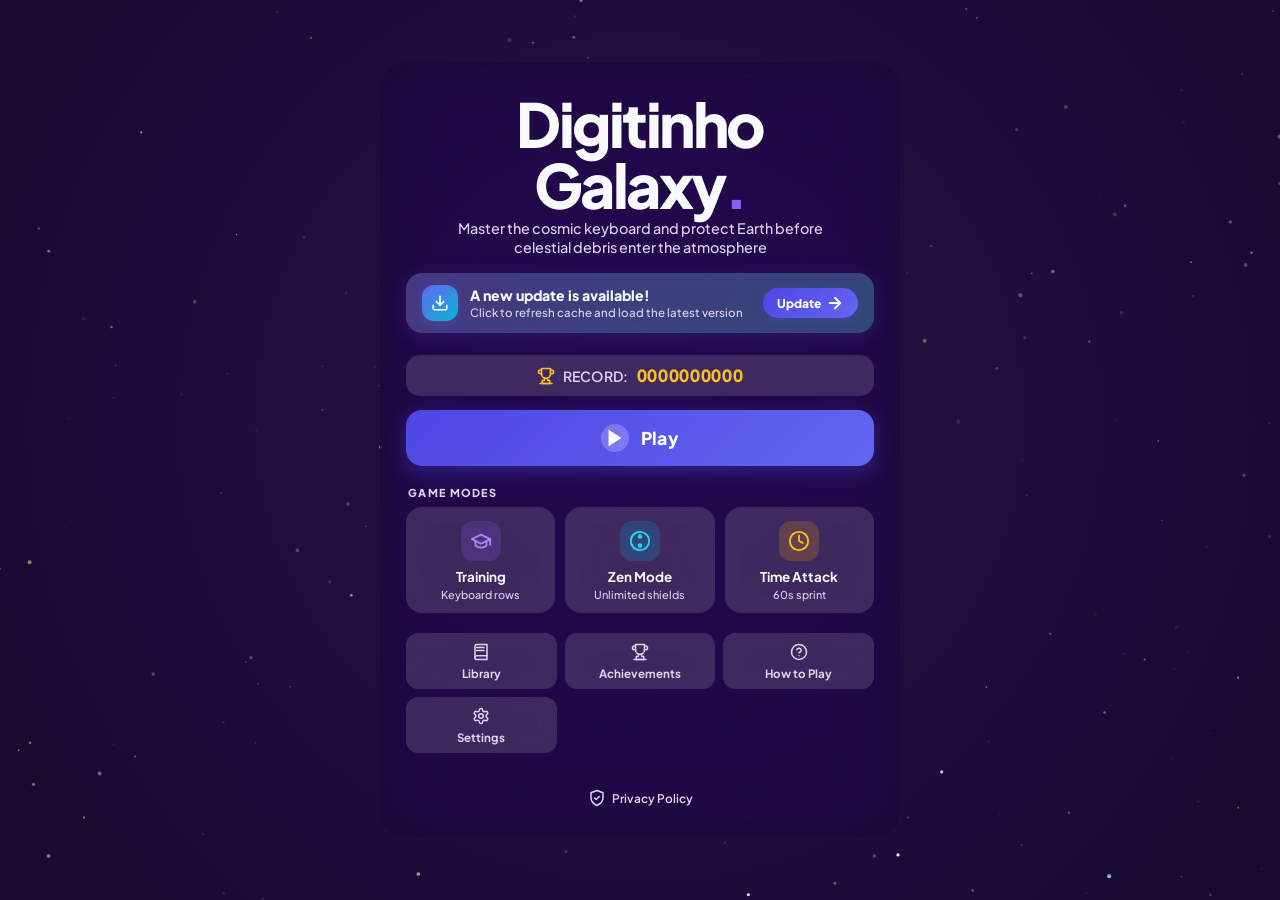
<file: index.html>
<!DOCTYPE html>
<html lang="en">

<head>
  <meta charset="UTF-8" />
  <meta name="viewport" content="width=device-width, initial-scale=1.0" />
  <title>Digitinho Galaxy — Space Typing Game</title>
  <meta name="description"
    content="Digitinho Galaxy: an arcade typing game set in outer space. Cosmic vocabulary, event horizon black hole, and alien invader boss battles!" />
  <link rel="icon" type="image/svg+xml"
    href="data:image/svg+xml,%3Csvg xmlns='http://www.w3.org/2000/svg' viewBox='0 0 32 32'%3E%3Cdefs%3E%3ClinearGradient id='g' x1='0%25' y1='0%25' x2='100%25' y2='100%25'%3E%3Cstop offset='0%25' stop-color='%236366F1'/%3E%3Cstop offset='100%25' stop-color='%2306B6D4'/%3E%3C/linearGradient%3E%3C/defs%3E%3Crect width='32' height='32' rx='8' fill='url(%23g)'/%3E%3Ctext x='15' y='22' font-family='sans-serif' font-weight='900' font-size='19' fill='%23FFFFFF' text-anchor='middle'%3ED%3C/text%3E%3Ccircle cx='23' cy='21' r='2.5' fill='%23FBBF24'/%3E%3C/svg%3E" />
  <link rel="preconnect" href="https://fonts.googleapis.com" />
  <link rel="preconnect" href="https://fonts.gstatic.com" crossorigin />
  <link
    href="https://fonts.googleapis.com/css2?family=Inter:wght@400;500;600;700;800&family=Plus+Jakarta+Sans:wght@500;600;700;800&display=swap"
    rel="stylesheet" />
  <link rel="stylesheet" href="./css/variables.css?v=1.9" />
  <link rel="stylesheet" href="./css/components.css?v=1.21.3" />
  <link rel="stylesheet" href="./css/layout.css?v=1.21.5" />
  <link rel="stylesheet" href="./css/gameplay.css?v=1.19.1" />
  <link rel="stylesheet" href="./css/modals.css?v=1.23" />
  <link rel="stylesheet" href="./css/responsive.css?v=1.10.1" />
</head>

<body>
  <!-- Ambient Saturated Canvas (vibrant ambient landscape, mesh orbs & topography) -->
  <canvas id="ambient-canvas" aria-hidden="true"></canvas>

  <!-- ===== APP INITIALIZATION LOADING SCREEN ===== -->
  <div id="app-loading-screen" role="status" aria-live="polite">
    <div class="loading-content-box">
      <div class="loading-brand-logo"><span class="logo-main">Digitinho Galaxy</span><span class="logo-dot">.</span>
      </div>
      <svg class="loading-spinner-svg" viewBox="0 0 40 40" aria-hidden="true">
        <circle cx="20" cy="20" r="16" fill="none" stroke="rgba(255,255,255,0.12)" stroke-width="3"></circle>
        <circle cx="20" cy="20" r="16" fill="none" stroke="url(#spinner-gradient)" stroke-width="3"
          stroke-dasharray="75 100" stroke-linecap="round"></circle>
        <defs>
          <linearGradient id="spinner-gradient" x1="0%" y1="0%" x2="100%" y2="100%">
            <stop offset="0%" stop-color="#6366F1" />
            <stop offset="100%" stop-color="#38BDF8" />
          </linearGradient>
        </defs>
      </svg>
      <div id="loading-status-text" class="loading-status-text" data-i18n="app_loading">Loading runic data...</div>
    </div>
  </div>

  <!-- ===== START SCREEN ===== -->
  <div id="screen-start" class="screen active">
    <div id="bg-deco" aria-hidden="true"></div>
    <div class="start-wrap">

      <!-- Brand Header -->
      <div class="start-brand">
        <div class="start-logo"><span class="logo-main">Digitinho Galaxy</span><span class="logo-dot">.</span></div>
        <p class="start-sub" data-i18n="app_subtitle">Master the cosmic keyboard and protect Earth from falling celestial debris</p>
      </div>

      <!-- Dynamic Update Available Banner / Button (Hidden by default) -->
      <button id="btn-update-available" class="btn-update-available hidden" onclick="applyAppUpdate()" type="button"
        aria-live="polite">
        <div class="update-btn-left">
          <span class="update-icon-wrap" aria-hidden="true">
            <svg class="btn-svg-icon update-svg-icon" width="20" height="20" viewBox="0 0 24 24" fill="none"
              stroke="currentColor" stroke-width="2.2" stroke-linecap="round" stroke-linejoin="round">
              <path d="M21 15v4a2 2 0 0 1-2 2H5a2 2 0 0 1-2-2v-4" />
              <polyline points="7 10 12 15 17 10" />
              <line x1="12" y1="15" x2="12" y2="3" />
            </svg>
          </span>
          <div class="update-text-col">
            <span class="update-btn-title" data-i18n="update_available_title">Uma nova atualização disponível!</span>
            <span class="update-btn-sub" id="update-btn-version-desc" data-i18n="update_available_sub">Clique para
              atualizar o cache e carregar a versão mais recente</span>
          </div>
        </div>
        <div class="update-btn-action-badge">
          <span class="update-action-label" data-i18n="update_btn_action">Atualizar</span>
          <svg class="btn-svg-icon" width="13" height="13" viewBox="0 0 24 24" fill="none" stroke="currentColor"
            stroke-width="2.4" stroke-linecap="round" stroke-linejoin="round">
            <path d="M5 12h14M12 5l7 7-7 7" />
          </svg>
        </div>
      </button>

      <!-- Arcade High Score Banner -->
      <div id="start-record-banner" class="start-record-banner" title="Record">
        <svg class="record-svg-icon" width="18" height="18" viewBox="0 0 24 24" fill="none" stroke="currentColor"
          stroke-width="2.2" stroke-linecap="round" stroke-linejoin="round">
          <path d="M6 9H4.5a2.5 2.5 0 0 1 0-5H6" />
          <path d="M18 9h1.5a2.5 2.5 0 0 0 0-5H18" />
          <path d="M4 22h16" />
          <path d="M10 14.66V17c0 .55-.45 1-1 1H7v4h10v-4h-2c-.55 0-1-.45-1-1v-2.34" />
          <path d="M18 2H6v7a6 6 0 0 0 12 0V2Z" />
        </svg>
        <span class="start-record-label" data-i18n="start_record_label">RECORDE:</span>
        <span id="start-record-val" class="start-record-val">0000000000</span>
      </div>

      <!-- Hero Start Action -->
      <div class="start-hero-action">
        <button id="btn-start" class="hero-start-btn" onclick="startGame('classic')">
          <span class="hero-play-icon">
            <svg width="22" height="22" viewBox="0 0 24 24" fill="currentColor">
              <polygon points="5 3 19 12 5 21 5 3" />
            </svg>
          </span>
          <span class="hero-start-text" id="hero-start-text" data-i18n="btn_start">Jogar</span>
        </button>
      </div>

      <!-- Game Modes Bento Grid -->
      <div class="start-modes-section">
        <div class="start-section-tag" data-i18n="start_game_modes">GAME MODES</div>
        <div class="start-modes-grid">

          <button id="btn-training" class="mode-card" onclick="openTrainingModal()">
            <div class="mode-card-icon mode-icon-purple">
              <svg width="22" height="22" viewBox="0 0 24 24" fill="none" stroke="currentColor" stroke-width="2"
                stroke-linecap="round" stroke-linejoin="round">
                <path d="M22 10v6M2 10l10-5 10 5-10 5z" />
                <path d="M6 12v5c3 3 9 3 12 0v-5" />
              </svg>
            </div>
            <div class="mode-card-info">
              <span class="mode-card-title" data-i18n="btn_training_short">Training</span>
              <span class="mode-card-desc" data-i18n="btn_training_desc">Keyboard rows</span>
            </div>
          </button>

          <button class="mode-card" onclick="startGame('zen')">
            <div class="mode-card-icon mode-icon-cyan">
              <svg width="22" height="22" viewBox="0 0 24 24" fill="none" stroke="currentColor" stroke-width="2"
                stroke-linecap="round" stroke-linejoin="round">
                <circle cx="12" cy="12" r="10" />
                <path d="M12 2a10 10 0 0 0 0 20" />
                <circle cx="12" cy="7" r="1.5" fill="currentColor" />
                <circle cx="12" cy="17" r="1.5" fill="currentColor" />
              </svg>
            </div>
            <div class="mode-card-info">
              <span class="mode-card-title" data-i18n="btn_zen_short">Zen Mode</span>
              <span class="mode-card-desc" data-i18n="btn_zen_desc">Unlimited shields</span>
            </div>
          </button>

          <button class="mode-card" onclick="startGame('timeattack')">
            <div class="mode-card-icon mode-icon-amber">
              <svg width="22" height="22" viewBox="0 0 24 24" fill="none" stroke="currentColor" stroke-width="2"
                stroke-linecap="round" stroke-linejoin="round">
                <circle cx="12" cy="12" r="10" />
                <polyline points="12 6 12 12 16 14" />
              </svg>
            </div>
            <div class="mode-card-info">
              <span class="mode-card-title" data-i18n="btn_timeattack_short">Time Attack</span>
              <span class="mode-card-desc" data-i18n="btn_timeattack_desc">60s sprint</span>
            </div>
          </button>

        </div>
      </div>

      <!-- Quick Tools System Bar -->
      <div class="start-system-bar">
        <button class="system-bar-btn" onclick="showBiblioteca()" title="Library">
          <svg class="btn-svg-icon" width="18" height="18" viewBox="0 0 24 24" fill="none" stroke="currentColor"
            stroke-width="2" stroke-linecap="round" stroke-linejoin="round">
            <path d="M4 19.5v-15A2.5 2.5 0 0 1 6.5 2H20v20H6.5a2.5 2.5 0 0 1-2.5-2.5Z" />
            <path d="M6 6h10" />
            <path d="M6 10h10" />
            <path d="M4 19.5a2.5 2.5 0 0 1 2.5-2.5H20" />
          </svg>
          <span data-i18n="btn_library">Library</span>
        </button>

        <button class="system-bar-btn" onclick="showConquistas()" title="Achievements">
          <svg class="btn-svg-icon" width="18" height="18" viewBox="0 0 24 24" fill="none" stroke="currentColor"
            stroke-width="2" stroke-linecap="round" stroke-linejoin="round">
            <path d="M6 9H4.5a2.5 2.5 0 0 1 0-5H6" />
            <path d="M18 9h1.5a2.5 2.5 0 0 0 0-5H18" />
            <path d="M4 22h16" />
            <path d="M10 14.66V17c0 .55-.45 1-1 1H7v4h10v-4h-2c-.55 0-1-.45-1-1v-2.34" />
            <path d="M18 2H6v7a6 6 0 0 0 12 0V2Z" />
          </svg>
          <span data-i18n="btn_achievements">Achievements</span>
        </button>

        <button class="system-bar-btn" onclick="openRulesModal()" title="How to Play">
          <svg class="btn-svg-icon" width="18" height="18" viewBox="0 0 24 24" fill="none" stroke="currentColor"
            stroke-width="2" stroke-linecap="round" stroke-linejoin="round">
            <circle cx="12" cy="12" r="10" />
            <path d="M9.09 9a3 3 0 0 1 5.83 1c0 2-3 3-3 3" />
            <line x1="12" y1="17" x2="12.01" y2="17" />
          </svg>
          <span data-i18n="btn_rules">How to Play</span>
        </button>

        <button class="system-bar-btn" onclick="openSettings(true)" title="Settings">
          <svg class="btn-svg-icon" width="18" height="18" viewBox="0 0 24 24" fill="none" stroke="currentColor"
            stroke-width="2" stroke-linecap="round" stroke-linejoin="round">
            <path
              d="M12.22 2h-.44a2 2 0 0 0-2 2v.18a2 2 0 0 1-1 1.73l-.43.25a2 2 0 0 1-2 0l-.15-.08a2 2 0 0 0-2.73.73l-.22.38a2 2 0 0 0 .73 2.73l.15.1a2 2 0 0 1 1 1.72v.51a2 2 0 0 1-1 1.74l-.15.09a2 2 0 0 0-.73 2.73l.22.38a2 2 0 0 0 2.73.73l.15-.08a2 2 0 0 1 2 0l.43.25a2 2 0 0 1 1 1.73V20a2 2 0 0 0 2 2h.44a2 2 0 0 0 2-2v-.18a2 2 0 0 1 1-1.73l.43-.25a2 2 0 0 1 2 0l.15.08a2 2 0 0 0 2.73-.73l.22-.39a2 2 0 0 0-.73-2.73l-.15-.08a2 2 0 0 1-1-1.74v-.5a2 2 0 0 1 1-1.74l.15-.09a2 2 0 0 0 .73-2.73l-.22-.38a2 2 0 0 0-2.73-.73l-.15.08a2 2 0 0 1-2 0l-.43-.25a2 2 0 0 1-1-1.73V4a2 2 0 0 0-2-2z" />
            <circle cx="12" cy="12" r="3" />
          </svg>
          <span data-i18n="btn_settings">Settings</span>
        </button>
      </div>

      <!-- Start Screen Subtle Footer Links -->
      <div class="start-footer-links">
        <button class="start-footer-link-btn" onclick="openPrivacyModal()" type="button" title="Privacy Policy">
          <svg class="btn-svg-icon" width="13" height="13" viewBox="0 0 24 24" fill="none" stroke="currentColor"
            stroke-width="2" stroke-linecap="round" stroke-linejoin="round">
            <path d="M12 22s8-4 8-10V5l-8-3-8 3v7c0 6 8 10 8 10z" />
            <path d="m9 12 2 2 4-4" />
          </svg>
          <span data-i18n="footer_privacy">Privacy Policy</span>
        </button>
      </div>

    </div>
  </div>

  <!-- ===== GAME SCREEN ===== -->
  <div id="screen-game" class="screen">

    <!-- HUD (Centered Phase & Progress Bar, aligned to game column) -->
    <div id="hud">
      <!-- Mobile Quick Stats: Coins & Score (Left) + Lives (Right) -->
      <div id="hud-mobile-stats" class="hud-mobile-stats">
        <div class="hms-left-group">
          <div class="hms-item hms-score" title="Total Score">
            <svg class="hms-svg" width="13" height="13" viewBox="0 0 24 24" fill="none" stroke="currentColor"
              stroke-width="2" stroke-linecap="round" stroke-linejoin="round">
              <path d="M6 9H4.5a2.5 2.5 0 0 1 0-5H6" />
              <path d="M18 9h1.5a2.5 2.5 0 0 0 0-5H18" />
              <path d="M4 22h16" />
              <path d="M10 14.66V17c0 .55-.47.98-.97 1.21C7.85 18.75 7 20.24 7 22" />
              <path d="M14 14.66V17c0 .55.47.98.97 1.21C16.15 18.75 17 20.24 17 22" />
              <path d="M18 2H6v7a6 6 0 0 0 12 0V2z" />
            </svg>
            <span id="hms-score-val" class="hms-val">0</span>
          </div>
          <div class="hms-item hms-coins" title="Coins">
            <svg class="hms-svg" width="13" height="13" viewBox="0 0 24 24" fill="none" stroke="currentColor"
              stroke-width="2.2" stroke-linecap="round" stroke-linejoin="round" style="color:#FBBF24">
              <circle cx="12" cy="12" r="9" />
              <circle cx="12" cy="12" r="5" />
              <path d="M12 9v6" />
            </svg>
            <span id="hms-coins-val" class="hms-val text-amber">0</span>
          </div>
        </div>
        <div id="hud-mobile-lives" class="hud-mobile-lives"></div>
      </div>

      <div class="hud-center-block">
        <div class="phase-tag"><span id="hud-level-tag-label" data-i18n="hud_level">LEVEL</span> <span
            id="phase-num">1</span></div>
        <div id="progress-wrap">
          <div id="progress-fill"></div>
        </div>
        <div class="hud-progress-info">
          <span id="progress-text"></span>
          <span id="zen-fixed-badge" class="zen-fixed-badge hidden" data-i18n="hud_zen_badge">Zen Mode: unlimited shields</span>
        </div>
      </div>
    </div>

    <!-- Layout: Left | Game Column | Right -->
    <div id="layout">

      <!-- LEFT SIDEBAR: Unified Stats Dashboard -->
      <div id="side-left">
        <div class="side-card side-card-stats">
          <div class="side-card-title-row">
            <span class="side-title" data-i18n="hud_performance">PANEL</span>
            <span class="speed-badge" id="speed-display">1.0×</span>
          </div>

          <!-- ESCUDOS DA TERRA EM DESTAQUE -->
          <div class="stat-hero-lives">
            <div class="stat-hero-header">
              <span class="stat-hero-lbl" id="hud-lives-lbl" data-i18n="hud_shields">SHIELDS</span>
              <span class="stat-lives-count" id="lives-count-text">3 / 3</span>
            </div>
            <div id="lives-row" class="stat-hero-hearts stat-hero-shields"></div>
          </div>

          <!-- PONTUAÇÃO TOTAL EM DESTAQUE (10 CASAS) -->
          <div class="stat-hero-score">
            <div class="stat-hero-header">
              <span class="stat-hero-lbl" data-i18n="hud_total_score">TOTAL SCORE</span>
              <span class="stat-hero-icon">
                <svg width="18" height="18" viewBox="0 0 24 24" fill="none" stroke="currentColor" stroke-width="2"
                  stroke-linecap="round" stroke-linejoin="round">
                  <path d="M6 9H4.5a2.5 2.5 0 0 1 0-5H6" />
                  <path d="M18 9h1.5a2.5 2.5 0 0 0 0-5H18" />
                  <path d="M4 22h16" />
                  <path d="M10 14.66V17c0 .55-.47.98-.97 1.21C7.85 18.75 7 20.24 7 22" />
                  <path d="M14 14.66V17c0 .55.47.98.97 1.21C16.15 18.75 17 20.24 17 22" />
                  <path d="M18 2H6v7a6 6 0 0 0 12 0V2z" />
                </svg>
              </span>
            </div>
            <div class="stat-hero-val-wrap">
              <span class="stat-hero-val" id="hud-total">0000000000</span>
            </div>
          </div>

          <!-- MOEDAS DO JOGADOR EM DESTAQUE -->
          <div class="stat-hero-coins">
            <div class="stat-hero-header">
              <span class="stat-hero-lbl" data-i18n="hud_coins">COINS</span>
              <span class="stat-hero-icon" style="color:#FBBF24">
                <svg width="18" height="18" viewBox="0 0 24 24" fill="none" stroke="currentColor" stroke-width="2.2"
                  stroke-linecap="round" stroke-linejoin="round">
                  <circle cx="12" cy="12" r="9" />
                  <circle cx="12" cy="12" r="5" />
                  <path d="M12 9v6" />
                </svg>
              </span>
            </div>
            <div class="stat-hero-val-wrap">
              <span class="stat-hero-val text-amber" id="hud-coins" style="color:#FBBF24">0</span>
            </div>
          </div>

          <!-- ACERTOS E ERROS -->
          <div class="stats-unified-grid">
            <div class="stat-box">
              <span class="stat-box-lbl" data-i18n="hud_hits">HITS</span>
              <span class="stat-box-val text-green" id="hits-display">0</span>
            </div>
            <div class="stat-box">
              <span class="stat-box-lbl" data-i18n="hud_errors">ERRORS</span>
              <span class="stat-box-val text-rose" id="errors-display">0</span>
            </div>
          </div>

          <!-- PERFORMANCE: PPM / PRECISÃO / COMBO -->
          <div class="stats-perf-grid">
            <div class="stat-mini-box" title="Words Per Minute in real time">
              <span class="smb-lbl" data-i18n="hud_wpm">WPM</span>
              <span class="smb-val text-sky" id="wpm-display">0</span>
            </div>
            <div class="stat-mini-box" title="Typing Accuracy Rate">
              <span class="smb-lbl" data-i18n="hud_accuracy">ACCURACY</span>
              <span class="smb-val text-emerald" id="accuracy-display">0%</span>
            </div>
            <div class="stat-mini-box" title="Consecutive Streak">
              <span class="smb-lbl" data-i18n="hud_combo">COMBO</span>
              <span class="smb-val text-amber" id="combo-display">0×</span>
            </div>
          </div>
        </div>

        <div class="side-card flex-grow">
          <div class="side-card-header">
            <span class="side-title" data-i18n="hud_discovered_words">DISCOVERED WORDS</span>
            <button class="btn-link" onclick="showBiblioteca()" data-i18n="hud_view_all">View all</button>
          </div>
          <div id="words-list"></div>
        </div>
      </div>

      <!-- Game column (Tetris-style) -->
      <div id="game-column">
        <div id="game-area">
          <!-- Alien Space Invader (Título no topo, ícone pixel art ao centro e 3 corações abaixo) -->
          <div id="alien-space-invader" class="alien-space-invader hidden" aria-hidden="true">
            <div id="alien-space-title" class="alien-space-title">Alien Invader</div>
            <div class="alien-space-craft">
              <div id="alien-space-sprite" class="alien-space-sprite"></div>
            </div>
            <div id="alien-space-hearts" class="alien-space-hearts" aria-label="Boss HP"></div>
          </div>
          <!-- Canvas para destroços cósmicos e partículas de explosão caindo até o final da tela -->
          <canvas id="debris-canvas" class="debris-canvas" aria-hidden="true"></canvas>
          <!-- Horizontal Black Hole Accretion Vortex (Event Horizon Mouth) -->
          <!-- Planet Earth Horizon Defense Rim (Protects Earth from celestial debris) -->
          <div id="earth-horizon" class="earth-horizon" aria-hidden="true">
            <div class="earth-atmosphere-glow" aria-hidden="true"></div>
            <!-- Concentric Planetary Defense Shield Line (Concentric circular arc with pulsing glow) -->
            <div id="earth-shield-barrier" class="earth-shield-barrier" aria-hidden="true">
              <svg class="earth-shield-svg" viewBox="0 0 820 820" preserveAspectRatio="xMidYMid meet">
                <circle class="earth-shield-glow" cx="410" cy="410" r="408" />
                <circle class="earth-shield-path" cx="410" cy="410" r="408" />
              </svg>
            </div>
            <div class="earth-horizon-wrap" aria-hidden="true">
              <div class="earth-globe-sphere" id="earth-globe-sphere">
                <img class="earth-globe-img" src="./assets/earth_pixel_globe.webp?v=1.20.1" alt="Planet Earth Horizon" loading="eager" />
              </div>
            </div>
            <div class="earth-impact-shield" aria-hidden="true"></div>
          </div>
          <div id="feedback-msg"></div>
        </div>

        <!-- Barra Rápida de Habilidades no Tabuleiro (Mobile Quick-Cast Bar) -->
        <div id="mobile-skills-bar" class="mobile-skills-bar hidden" aria-label="Mobile Skills">
          <div id="mobile-skills-list" class="mobile-skills-list"></div>
        </div>

        <!-- Upcoming items queue -->
        <div id="queue-bar">
          <div class="queue-label-wrap">
            <span class="queue-label" data-i18n="hud_upcoming">UPCOMING</span>
          </div>
          <div id="queue-items"></div>
        </div>

        <!-- Guia Visual de Dedos (Mini mapa sutil de digitação) -->
        <div id="finger-guide" class="finger-guide hidden">
          <div class="fg-hands-container">
            <svg class="fg-hand-svg fg-hand-l" viewBox="0 0 92 84" aria-label="Left Hand">
              <path class="fg-palm"
                d="M 10 50 C 9 60, 14 74, 22 78 C 32 80, 46 80, 54 78 C 63 74, 70 65, 70 58 C 70 52, 66 48, 62 46 L 14 46 C 12 48, 10 50, 10 50 Z" />
              <rect id="fg-finger-l-pinky" class="fg-finger" x="10" y="26" width="10" height="34" rx="5" />
              <rect id="fg-finger-l-ring" class="fg-finger" x="23" y="14" width="10" height="46" rx="5" />
              <rect id="fg-finger-l-middle" class="fg-finger" x="36" y="8" width="10" height="52" rx="5" />
              <rect id="fg-finger-l-index" class="fg-finger" x="49" y="14" width="10" height="46" rx="5" />
              <rect id="fg-finger-l-thumb" class="fg-finger" x="58" y="44" width="11" height="26" rx="5.5"
                transform="rotate(36 63 57)" />
            </svg>
            <svg class="fg-hand-svg fg-hand-r" viewBox="0 0 92 84" aria-label="Right Hand">
              <g transform="translate(92, 0) scale(-1, 1)">
                <path class="fg-palm"
                  d="M 10 50 C 9 60, 14 74, 22 78 C 32 80, 46 80, 54 78 C 63 74, 70 65, 70 58 C 70 52, 66 48, 62 46 L 14 46 C 12 48, 10 50, 10 50 Z" />
                <rect id="fg-finger-r-pinky" class="fg-finger" x="10" y="26" width="10" height="34" rx="5" />
                <rect id="fg-finger-r-ring" class="fg-finger" x="23" y="14" width="10" height="46" rx="5" />
                <rect id="fg-finger-r-middle" class="fg-finger" x="36" y="8" width="10" height="52" rx="5" />
                <rect id="fg-finger-r-index" class="fg-finger" x="49" y="14" width="10" height="46" rx="5" />
                <rect id="fg-finger-r-thumb" class="fg-finger" x="58" y="44" width="11" height="26" rx="5.5"
                  transform="rotate(36 63 57)" />
              </g>
            </svg>
          </div>
          <div class="fg-info-wrap">
            <div class="fg-key-cap" id="fg-key-cap">-</div>
            <div class="fg-text-wrap">
              <span class="fg-finger-name" id="fg-finger-name" data-i18n="finger_ready">Resting Position</span>
              <span class="fg-hand-sub" id="fg-hand-sub" data-i18n="finger_guide_title">Finger Guide</span>
            </div>
          </div>
        </div>

        <!-- Teclado Virtual On-Screen para Dispositivos Móveis -->
        <div id="virtual-keyboard" class="virtual-keyboard hidden" aria-label="Virtual Keyboard">
          <!-- Linha 1: 10 teclas -->
          <div class="vk-row" data-row="1">
            <button type="button" class="vk-key" data-key="Q">Q</button>
            <button type="button" class="vk-key" data-key="W">W</button>
            <button type="button" class="vk-key" data-key="E">E</button>
            <button type="button" class="vk-key" data-key="R">R</button>
            <button type="button" class="vk-key" data-key="T">T</button>
            <button type="button" class="vk-key" data-key="Y">Y</button>
            <button type="button" class="vk-key" data-key="U">U</button>
            <button type="button" class="vk-key" data-key="I">I</button>
            <button type="button" class="vk-key" data-key="O">O</button>
            <button type="button" class="vk-key" data-key="P">P</button>
          </div>
          <!-- Linha 2: 10 teclas -->
          <div class="vk-row" data-row="2">
            <button type="button" class="vk-key" data-key="A">A</button>
            <button type="button" class="vk-key" data-key="S">S</button>
            <button type="button" class="vk-key" data-key="D">D</button>
            <button type="button" class="vk-key" data-key="F">F</button>
            <button type="button" class="vk-key" data-key="G">G</button>
            <button type="button" class="vk-key" data-key="H">H</button>
            <button type="button" class="vk-key" data-key="J">J</button>
            <button type="button" class="vk-key" data-key="K">K</button>
            <button type="button" class="vk-key" data-key="L">L</button>
            <button type="button" class="vk-key" data-key="Ç">Ç</button>
          </div>
          <!-- Linha 3: 7 teclas + Backspace -->
          <div class="vk-row" data-row="3">
            <button type="button" class="vk-key" data-key="Z">Z</button>
            <button type="button" class="vk-key" data-key="X">X</button>
            <button type="button" class="vk-key" data-key="C">C</button>
            <button type="button" class="vk-key" data-key="V">V</button>
            <button type="button" class="vk-key" data-key="B">B</button>
            <button type="button" class="vk-key" data-key="N">N</button>
            <button type="button" class="vk-key" data-key="M">M</button>
            <button type="button" class="vk-key vk-key-backspace" data-key="BACKSPACE" aria-label="Backspace"
              title="Backspace">
              <svg class="btn-svg-icon" width="18" height="18" viewBox="0 0 24 24" fill="none" stroke="currentColor"
                stroke-width="2" stroke-linecap="round" stroke-linejoin="round">
                <path d="M21 4H8l-7 8 7 8h13a2 2 0 0 0 2-2V6a2 2 0 0 0-2-2z" />
                <line x1="18" y1="9" x2="12" y2="15" />
                <line x1="12" y1="9" x2="18" y2="15" />
              </svg>
            </button>
          </div>
        </div>
      </div>

      <!-- RIGHT SIDEBAR: Run Perks -->
      <div id="side-right">
        <div class="side-card flex-grow">
          <div class="side-title" data-i18n="hud_run_perks">HABILIDADES ATIVAS</div>
          <div id="run-perks-container" class="run-perks-container">
            <div class="empty-hint" data-i18n="hud_perks_empty">Nenhuma habilidade adquirida ainda.<br />Suba de nível
              para desbloquear!</div>
          </div>
        </div>
      </div>

    </div>

    <input id="hidden-input" type="text" autocomplete="off" autocorrect="off" autocapitalize="off" spellcheck="false"
      tabindex="-1" aria-hidden="true" inputmode="none" readonly disabled />

    <!-- Pause overlay (frosted glass over game screen) -->
    <div id="pause-overlay" class="hidden">
      <div class="pause-box">
        <!-- Main Pause Options -->
        <div id="pause-main-view" class="pause-view">
          <div class="pause-icon-badge">
            <svg width="22" height="22" viewBox="0 0 24 24" fill="currentColor">
              <rect x="5" y="4" width="4.5" height="16" rx="1.5" />
              <rect x="14.5" y="4" width="4.5" height="16" rx="1.5" />
            </svg>
          </div>
          <h2 data-i18n="pause_title">Game Paused</h2>

          <div class="pause-actions">
            <button id="btn-pause-resume" class="btn-primary" onclick="togglePause()">
              <svg class="btn-svg-icon" width="18" height="18" viewBox="0 0 24 24" fill="currentColor">
                <path d="M7 4.5v15a1 1 0 0 0 1.54.84l12-7.5a1 1 0 0 0 0-1.68l-12-7.5A1 1 0 0 0 7 4.5z" />
              </svg>
              <span data-i18n="pause_resume">Continuar</span>
            </button>
            <button class="btn-secondary" onclick="showBiblioteca()">
              <svg class="btn-svg-icon" width="18" height="18" viewBox="0 0 24 24" fill="none" stroke="currentColor"
                stroke-width="2" stroke-linecap="round" stroke-linejoin="round">
                <path d="M4 19.5v-15A2.5 2.5 0 0 1 6.5 2H20v20H6.5a2.5 2.5 0 0 1-2.5-2.5Z" />
                <path d="M6 6h10" />
                <path d="M6 10h10" />
                <path d="M4 19.5a2.5 2.5 0 0 1 2.5-2.5H20" />
              </svg>
              <span data-i18n="pause_library">Biblioteca</span>
            </button>
            <button class="btn-secondary" onclick="showConquistas()">
              <svg class="btn-svg-icon" width="18" height="18" viewBox="0 0 24 24" fill="none" stroke="currentColor"
                stroke-width="2" stroke-linecap="round" stroke-linejoin="round">
                <path d="M6 9H4.5a2.5 2.5 0 0 1 0-5H6" />
                <path d="M18 9h1.5a2.5 2.5 0 0 0 0-5H18" />
                <path d="M4 22h16" />
                <path d="M10 14.66V17c0 .55-.45 1-1 1H7v4h10v-4h-2c-.55 0-1-.45-1-1v-2.34" />
                <path d="M18 2H6v7a6 6 0 0 0 12 0V2Z" />
              </svg>
              <span data-i18n="pause_achievements">Conquistas</span>
            </button>
            <button class="btn-secondary" onclick="openSettings()">
              <svg class="btn-svg-icon" width="18" height="18" viewBox="0 0 24 24" fill="none" stroke="currentColor"
                stroke-width="2" stroke-linecap="round" stroke-linejoin="round">
                <path
                  d="M12.22 2h-.44a2 2 0 0 0-2 2v.18a2 2 0 0 1-1 1.73l-.43.25a2 2 0 0 1-2 0l-.15-.08a2 2 0 0 0-2.73.73l-.22.38a2 2 0 0 0 .73 2.73l.15.1a2 2 0 0 1 1 1.72v.51a2 2 0 0 1-1 1.74l-.15.09a2 2 0 0 0-.73 2.73l.22.38a2 2 0 0 0 2.73.73l.15-.08a2 2 0 0 1 2 0l.43.25a2 2 0 0 1 1 1.73V20a2 2 0 0 0 2 2h.44a2 2 0 0 0 2-2v-.18a2 2 0 0 1 1-1.73l.43-.25a2 2 0 0 1 2 0l.15.08a2 2 0 0 0 2.73-.73l.22-.39a2 2 0 0 0-.73-2.73l-.15-.08a2 2 0 0 1-1-1.74v-.5a2 2 0 0 1 1-1.74l.15-.09a2 2 0 0 0 .73-2.73l-.22-.38a2 2 0 0 0-2.73-.73l-.15.08a2 2 0 0 1-2 0l-.43-.25a2 2 0 0 1-1-1.73V4a2 2 0 0 0-2-2z" />
                <circle cx="12" cy="12" r="3" />
              </svg>
              <span data-i18n="pause_settings">Configurações</span>
            </button>
            <button id="btn-pause-back-training" class="btn-secondary hidden" style="display: none;"
              onclick="exitTrainingToMenu()">
              <svg class="btn-svg-icon" width="18" height="18" viewBox="0 0 24 24" fill="none" stroke="currentColor"
                stroke-width="2" stroke-linecap="round" stroke-linejoin="round">
                <path d="M22 10v6M2 10l10-5 10 5-10 5z" />
                <path d="M6 12v5c3 3 9 3 12 0v-5" />
              </svg>
              <span data-i18n="pause_training_menu">Voltar ao Menu de Treino</span>
            </button>
            <button class="btn-secondary" onclick="confirmGoToMainMenu()">
              <svg class="btn-svg-icon" width="18" height="18" viewBox="0 0 24 24" fill="none" stroke="currentColor"
                stroke-width="2" stroke-linecap="round" stroke-linejoin="round">
                <path d="m3 9 9-7 9 7v11a2 2 0 0 1-2 2H5a2 2 0 0 1-2-2z" />
                <polyline points="9 22 9 12 15 12 15 22" />
              </svg>
              <span data-i18n="pause_main_menu">Voltar pro Menu Principal</span>
            </button>
          </div>
        </div>

        <!-- In-game Confirmation Dialog when clicking Return to Main Menu -->
        <div id="pause-confirm-view" class="pause-view hidden">
          <div class="pause-confirm-icon">
            <svg width="24" height="24" viewBox="0 0 24 24" fill="none" stroke="#EF4444" stroke-width="2.2"
              stroke-linecap="round" stroke-linejoin="round">
              <path d="m21.73 18-8-14a2 2 0 0 0-3.48 0l-8 14A2 2 0 0 0 4 21h16a2 2 0 0 0 1.73-3Z" />
              <line x1="12" y1="9" x2="12" y2="13" />
              <line x1="12" y1="17" x2="12.01" y2="17" />
            </svg>
          </div>
          <h2 class="pause-confirm-title" data-i18n="confirm_exit_title">Return to Main Menu?</h2>
          <p class="pause-confirm-desc" data-i18n="confirm_exit_to_menu">Are you sure you want to quit the current game
            and return to the Main Menu? All progress in this phase will be lost.</p>

          <div class="pause-actions">
            <button class="btn-secondary" onclick="cancelExitConfirm()" style="width: 100%;">
              <svg class="btn-svg-icon" width="16" height="16" viewBox="0 0 24 24" fill="currentColor">
                <path d="M7 4.5v15a1 1 0 0 0 1.54.84l12-7.5a1 1 0 0 0 0-1.68l-12-7.5A1 1 0 0 0 7 4.5z" />
              </svg>
              <span data-i18n="confirm_exit_cancel">Continuar Jogando</span>
            </button>
            <button class="btn-danger-confirm" onclick="executeExitToMainMenu()">
              <svg class="btn-svg-icon" width="16" height="16" viewBox="0 0 24 24" fill="none" stroke="currentColor"
                stroke-width="2.2" stroke-linecap="round" stroke-linejoin="round">
                <path d="M9 21H5a2 2 0 0 1-2-2V5a2 2 0 0 1 2-2h4" />
                <polyline points="16 17 21 12 16 7" />
                <line x1="21" y1="12" x2="9" y2="12" />
              </svg>
              <span data-i18n="confirm_exit_confirm">Sim, Voltar ao Menu</span>
            </button>
          </div>
        </div>
      </div>
    </div>

    <!-- Countdown Overlay when resuming from Pause ("3, 2, 1, VAI!") -->
    <div id="countdown-overlay" class="countdown-overlay hidden">
      <div class="countdown-box">
        <span id="countdown-num" class="countdown-num">3</span>
        <span class="countdown-hint" data-i18n="countdown_hint">Get your fingers ready!</span>
      </div>
    </div>

  </div>

  <!-- ===== MODAL: Phase complete ===== -->
  <div id="modal-phase" class="modal hidden">
    <div class="modal-box" id="modal-phase-box">
      <!-- Main Phase Complete View -->
      <div id="phase-main-view">
        <div class="modal-emoji" id="phase-emoji">
          <svg width="32" height="32" viewBox="0 0 24 24" fill="none" stroke="currentColor" stroke-width="1.8"
            stroke-linecap="round" stroke-linejoin="round">
            <circle cx="12" cy="12" r="10" />
            <circle cx="12" cy="12" r="6" />
            <circle cx="12" cy="12" r="2" />
          </svg>
        </div>
        <div id="phase-rank-wrap" class="phase-rank-wrap">
          <span class="phase-rank-label" data-i18n="modal_performance">PERFORMANCE:</span>
          <span id="phase-rank-badge" class="phase-rank-badge rank-s">RANK S</span>
        </div>
        <h2 id="modal-phase-h">Phase 1 Complete!</h2>
        <div class="modal-stats" id="modal-phase-stats"></div>
        <div id="section-words" class="modal-section">
          <div class="modal-section-lbl" data-i18n="modal_unlocked_words">Unlocked words</div>
          <div id="unlocked-words-row"></div>
        </div>
        <div class="modal-phase-actions">
          <button id="btn-next-phase" class="btn-primary" onclick="continueToNextPhase()">
            <span data-i18n="modal_btn_next_phase">Next Phase →</span>
          </button>
          <button id="btn-phase-back-training" class="btn-secondary hidden" style="display: none;"
            onclick="exitTrainingToMenu()">
            <svg class="btn-svg-icon" width="16" height="16" viewBox="0 0 24 24" fill="none" stroke="currentColor"
              stroke-width="2" stroke-linecap="round" stroke-linejoin="round">
              <path d="M22 10v6M2 10l10-5 10 5-10 5z" />
              <path d="M6 12v5c3 3 9 3 12 0v-5" />
            </svg>
            <span data-i18n="modal_btn_back_training">Back to Training Menu</span>
          </button>
        </div>
      </div>

      <!-- Phase Exit Confirmation View (Matches Imagem 3) -->
      <div id="phase-confirm-view" class="pause-view hidden">
        <div class="pause-confirm-icon">
          <svg width="24" height="24" viewBox="0 0 24 24" fill="none" stroke="#EF4444" stroke-width="2.2"
            stroke-linecap="round" stroke-linejoin="round">
            <path d="m21.73 18-8-14a2 2 0 0 0-3.48 0l-8 14A2 2 0 0 0 4 21h16a2 2 0 0 0 1.73-3Z" />
            <line x1="12" y1="9" x2="12" y2="13" />
            <line x1="12" y1="17" x2="12.01" y2="17" />
          </svg>
        </div>
        <h2 class="pause-confirm-title" data-i18n="confirm_exit_title">Return to Main Menu?</h2>
        <p class="pause-confirm-desc" data-i18n="confirm_exit_to_menu">Are you sure you want to quit the current game
          and return to the Main Menu? All progress in this phase will be lost.</p>

        <div class="pause-actions">
          <button class="btn-secondary" onclick="cancelPhaseExitConfirm()" style="width: 100%;">
            <svg class="btn-svg-icon" width="16" height="16" viewBox="0 0 24 24" fill="currentColor">
              <path d="M7 4.5v15a1 1 0 0 0 1.54.84l12-7.5a1 1 0 0 0 0-1.68l-12-7.5A1 1 0 0 0 7 4.5z" />
            </svg>
            <span data-i18n="confirm_exit_cancel">Continuar Jogando</span>
          </button>
          <button class="btn-danger-confirm" onclick="executePhaseExitToMainMenu()">
            <svg class="btn-svg-icon" width="16" height="16" viewBox="0 0 24 24" fill="none" stroke="currentColor"
              stroke-width="2.2" stroke-linecap="round" stroke-linejoin="round">
              <path d="M9 21H5a2 2 0 0 1-2-2V5a2 2 0 0 1 2-2h4" />
              <polyline points="16 17 21 12 16 7" />
              <line x1="21" y1="12" x2="9" y2="12" />
            </svg>
            <span data-i18n="confirm_exit_confirm">Sim, Voltar ao Menu</span>
          </button>
        </div>
      </div>
    </div>
  </div>

  <!-- ===== MODAL: Shop ===== -->
  <div id="modal-shop" class="modal hidden">
    <div class="modal-box modal-shop-box">
      <!-- Main Shop View -->
      <div id="shop-main-view">
        <div class="modal-head-simple">
          <div class="modal-head-icon">
            <svg width="22" height="22" viewBox="0 0 24 24" fill="none" stroke="currentColor" stroke-width="2"
              stroke-linecap="round" stroke-linejoin="round">
              <circle cx="8" cy="21" r="1" />
              <circle cx="19" cy="21" r="1" />
              <path d="M2.05 2.05h2l2.66 12.42a2 2 0 0 0 2 1.58h9.78a2 2 0 0 0 1.95-1.57l1.65-7.43H5.12" />
            </svg>
          </div>
          <div>
            <h2 data-i18n="shop_title">Skill Shop</h2>
            <p class="modal-sub" data-i18n="shop_sub">Upgrade your skills for upcoming phases</p>
          </div>
        </div>
        <div class="shop-balance-card">
          <div id="shop-feedback-msg" class="shop-feedback-msg hidden" aria-live="polite">
            <span class="shop-feedback-icon">
              <svg class="sfb-icon-warn" width="16" height="16" viewBox="0 0 24 24" fill="none" stroke="currentColor"
                stroke-width="2.5" stroke-linecap="round" stroke-linejoin="round">
                <circle cx="12" cy="12" r="10" />
                <line x1="12" y1="8" x2="12" y2="12" />
                <line x1="12" y1="16" x2="12.01" y2="16" />
              </svg>
              <svg class="sfb-icon-success hidden" width="16" height="16" viewBox="0 0 24 24" fill="none"
                stroke="currentColor" stroke-width="2.5" stroke-linecap="round" stroke-linejoin="round">
                <circle cx="12" cy="12" r="10" />
                <polyline points="9 12 12 15 17 9" />
              </svg>
            </span>
            <span class="shop-feedback-text"></span>
          </div>
          <div class="shop-balance-wrap">
            <span class="sbc-lbl" id="shop-balance-lbl" data-i18n="shop_coins"
              style="font-size:0.88rem;color:var(--t2);font-weight:700">Your Coins:</span>
            <span class="sbc-icon" style="color:#FBBF24">
              <svg width="18" height="18" viewBox="0 0 24 24" fill="none" stroke="currentColor" stroke-width="2.5"
                stroke-linecap="round" stroke-linejoin="round">
                <circle cx="12" cy="12" r="9" />
                <circle cx="12" cy="12" r="5" />
                <path d="M12 9v6" />
              </svg>
            </span>
            <strong id="shop-balance" class="sbc-val">0</strong>
          </div>
        </div>
        <div id="shop-items-grid"></div>
        <div class="shop-footer-actions">
          <button id="btn-shop-reroll" class="btn-secondary btn-shop-reroll" onclick="rerollShopItems()">
            <svg class="btn-svg-icon" width="16" height="16" viewBox="0 0 24 24" fill="none" stroke="currentColor"
              stroke-width="2.2" stroke-linecap="round" stroke-linejoin="round">
              <path d="M21.5 2v6h-6M2.5 22v-6h6M2 11.5a10 10 0 0 1 18.8-4.3M22 12.5a10 10 0 0 1-18.8 4.2" />
            </svg>
            <span data-i18n="shop_btn_reroll">Rolar Novas Ofertas</span>
            <span class="shop-reroll-cost-badge">25</span>
          </button>
          <button class="btn-primary btn-shop-close" onclick="closeShop()">
            <svg class="btn-svg-icon" width="16" height="16" viewBox="0 0 24 24" fill="none" stroke="currentColor"
              stroke-width="2.2" stroke-linecap="round" stroke-linejoin="round">
              <line x1="18" y1="6" x2="6" y2="18" />
              <line x1="6" y1="6" x2="18" y2="18" />
            </svg>
            <span data-i18n="btn_close">Fechar</span>
          </button>
        </div>
      </div>

      <!-- Shop Exit Confirmation View (Matches Imagem 3) -->
      <div id="shop-confirm-view" class="pause-view hidden">
        <div class="pause-confirm-icon">
          <svg width="24" height="24" viewBox="0 0 24 24" fill="none" stroke="#EF4444" stroke-width="2.2"
            stroke-linecap="round" stroke-linejoin="round">
            <path d="m21.73 18-8-14a2 2 0 0 0-3.48 0l-8 14A2 2 0 0 0 4 21h16a2 2 0 0 0 1.73-3Z" />
            <line x1="12" y1="9" x2="12" y2="13" />
            <line x1="12" y1="17" x2="12.01" y2="17" />
          </svg>
        </div>
        <h2 class="pause-confirm-title" data-i18n="shop_confirm_exit_title">Leave the Shop?</h2>
        <p id="shop-confirm-desc" class="pause-confirm-desc" data-i18n="shop_confirm_exit_desc">Are you sure you want to
          leave the shop?</p>
        <div class="pause-actions">
          <button class="btn-secondary" onclick="cancelShopExitConfirm()" style="width: 100%;">
            <svg class="btn-svg-icon" width="16" height="16" viewBox="0 0 24 24" fill="currentColor">
              <path d="M7 4.5v15a1 1 0 0 0 1.54.84l12-7.5a1 1 0 0 0 0-1.68l-12-7.5A1 1 0 0 0 7 4.5z" />
            </svg>
            <span data-i18n="shop_confirm_stay">Stay in Shop</span>
          </button>
          <button class="btn-danger-confirm" onclick="confirmShopExit()" style="width: 100%;">
            <svg class="btn-svg-icon" width="16" height="16" viewBox="0 0 24 24" fill="none" stroke="currentColor"
              stroke-width="2.2" stroke-linecap="round" stroke-linejoin="round">
              <path d="M9 21H5a2 2 0 0 1-2-2V5a2 2 0 0 1 2-2h4" />
              <polyline points="16 17 21 12 16 7" />
              <line x1="21" y1="12" x2="9" y2="12" />
            </svg>
            <span data-i18n="shop_confirm_leave">Return to Main Menu</span>
          </button>
        </div>
      </div>
    </div>
  </div>

  <!-- ===== MODAL: Game Over (Clean Modern Glass Arcade Screen) ===== -->
  <div id="modal-gameover" class="modal hidden modal-gameover-backdrop">
    <div class="gameover-card">
      <!-- Header -->
      <div class="go-badge-glow">
        <span class="go-skull-icon">
          <svg width="24" height="24" viewBox="0 0 24 24" fill="none" stroke="#EF4444" stroke-width="2"
            stroke-linecap="round" stroke-linejoin="round">
            <circle cx="9" cy="12" r="1" />
            <circle cx="15" cy="12" r="1" />
            <path d="M8 20v2h8v-2" />
            <path d="m12.5 17-.5-1-.5 1h1z" />
            <path d="M16 20a2 2 0 0 0 1.56-3.25 8 8 0 1 0-11.12 0A2 2 0 0 0 8 20" />
          </svg>
        </span>
      </div>
      <h1 class="go-main-title" data-i18n="go_title">GAME OVER</h1>
      <p class="go-sub" data-i18n="go_sub">Your runic journey has reached an end</p>

      <!-- Single Stats Summary Panel (Todas as Informações da Partida em Card Único) -->
      <div class="go-summary-panel">
        <!-- 1. Pontuação da Partida -->
        <div class="go-summary-line go-score-line">
          <div class="go-line-left">
            <span class="go-line-icon text-amber">
              <svg width="16" height="16" viewBox="0 0 24 24" fill="none" stroke="currentColor" stroke-width="2.2"
                stroke-linecap="round" stroke-linejoin="round">
                <path d="M6 9H4.5a2.5 2.5 0 0 1 0-5H6" />
                <path d="M18 9h1.5a2.5 2.5 0 0 0 0-5H18" />
                <path d="M4 22h16" />
                <path d="M10 14.66V17c0 .55-.45 1-1 1H7v4h10v-4h-2c-.55 0-1-.45-1-1v-2.34" />
                <path d="M18 2H6v7a6 6 0 0 0 12 0V2Z" />
              </svg>
            </span>
            <span class="go-line-lbl" data-i18n="go_score">Pontuação da Partida</span>
          </div>
          <span class="go-line-val text-score" id="go-score">0000000000</span>
          <!-- Decoupled New Record Stamp Badge (100% independente do fluxo da linha, estilo selo rotacionado) -->
          <div id="go-new-record-tag" class="go-new-record-seal hidden">
            <svg width="10" height="10" viewBox="0 0 24 24" fill="currentColor">
              <polygon
                points="12 2 15.09 8.26 22 9.27 17 14.14 18.18 21.02 12 17.77 5.82 21.02 7 14.14 2 9.27 8.91 8.26 12 2" />
            </svg>
            <span data-i18n="go_new_record_tag">NOVO RECORDE!</span>
          </div>
        </div>

        <!-- 2. Precisão -->
        <div class="go-summary-line">
          <div class="go-line-left">
            <span class="go-line-icon text-emerald">
              <svg width="16" height="16" viewBox="0 0 24 24" fill="none" stroke="currentColor" stroke-width="2.2"
                stroke-linecap="round" stroke-linejoin="round">
                <circle cx="12" cy="12" r="10" />
                <circle cx="12" cy="12" r="6" />
                <circle cx="12" cy="12" r="2" />
              </svg>
            </span>
            <span class="go-line-lbl" data-i18n="go_avg_accuracy">Precisão</span>
          </div>
          <span class="go-line-val text-emerald" id="go-accuracy">100%</span>
        </div>

        <!-- 4. Moedas Recebidas na Partida -->
        <div class="go-summary-line">
          <div class="go-line-left">
            <span class="go-line-icon text-amber">
              <svg width="16" height="16" viewBox="0 0 24 24" fill="none" stroke="currentColor" stroke-width="2.2"
                stroke-linecap="round" stroke-linejoin="round">
                <circle cx="12" cy="12" r="9" />
                <circle cx="12" cy="12" r="5" />
                <path d="M12 9v6" />
              </svg>
            </span>
            <span class="go-line-lbl" data-i18n="go_coins_earned">Moedas Totais Recebidas</span>
          </div>
          <span class="go-line-val text-amber" id="go-coins">+0</span>
        </div>

        <!-- 5. Fase Alcançada -->
        <div class="go-summary-line">
          <div class="go-line-left">
            <span class="go-line-icon text-indigo">
              <svg width="16" height="16" viewBox="0 0 24 24" fill="none" stroke="currentColor" stroke-width="2.2"
                stroke-linecap="round" stroke-linejoin="round">
                <path d="M4 15s1-1 4-1 5 2 8 2 4-1 4-1V3s-1 1-4 1-5-2-8-2-4 1-4 1z" />
                <line x1="4" y1="22" x2="4" y2="15" />
              </svg>
            </span>
            <span class="go-line-lbl" data-i18n="go_phase_reached">Fase Alcançada</span>
          </div>
          <span class="go-line-val" id="go-phase">1</span>
        </div>

        <!-- 6. Acertos / Erros -->
        <div class="go-summary-line">
          <div class="go-line-left">
            <span class="go-line-icon text-cyan">
              <svg width="16" height="16" viewBox="0 0 24 24" fill="none" stroke="currentColor" stroke-width="2.2"
                stroke-linecap="round" stroke-linejoin="round">
                <polyline points="20 6 9 17 4 12" />
              </svg>
            </span>
            <span class="go-line-lbl" data-i18n="go_hits_errors">Acertos / Erros</span>
          </div>
          <span class="go-line-val">
            <strong class="text-green" id="go-hits">0</strong> / <strong class="text-rose" id="go-errors">0</strong>
          </span>
        </div>

        <!-- 7. Palavras Descobertas -->
        <div class="go-summary-line">
          <div class="go-line-left">
            <span class="go-line-icon text-purple">
              <svg width="16" height="16" viewBox="0 0 24 24" fill="none" stroke="currentColor" stroke-width="2.2"
                stroke-linecap="round" stroke-linejoin="round">
                <path d="M4 19.5v-15A2.5 2.5 0 0 1 6.5 2H20v20H6.5a2.5 2.5 0 0 1-2.5-2.5Z" />
                <path d="M6 6h10" />
                <path d="M6 10h10" />
                <path d="M4 19.5a2.5 2.5 0 0 1 2.5-2.5H20" />
              </svg>
            </span>
            <span class="go-line-lbl" data-i18n="go_discovered_words">Palavras Descobertas</span>
          </div>
          <span class="go-line-val" id="go-words">0 / 42</span>
        </div>
      </div>

      <!-- Action Buttons -->
      <div class="go-actions">
        <button id="btn-go-continue" class="btn-go-continue hidden" onclick="useContinue()">
          <svg class="btn-svg-icon" width="16" height="16" viewBox="0 0 24 24" fill="none" stroke="currentColor"
            stroke-width="2.2" stroke-linecap="round" stroke-linejoin="round">
            <circle cx="12" cy="12" r="9" />
            <circle cx="12" cy="12" r="5" />
            <path d="M12 9v6" />
          </svg>
          <span data-i18n="go_use_continue">Usar Continue</span> (<strong id="go-continue-count">0</strong>)
        </button>
        <button id="btn-go-restart" class="btn-go-primary" onclick="restartGame()">
          <svg class="btn-svg-icon" width="18" height="18" viewBox="0 0 24 24" fill="none" stroke="currentColor"
            stroke-width="2.5" stroke-linecap="round" stroke-linejoin="round">
            <path d="M3 12a9 9 0 1 0 9-9 9.75 9.75 0 0 0-6.74 2.74L3 8" />
            <path d="M3 3v5h5" />
          </svg>
          <span data-i18n="go_play_again">Jogar Novamente</span>
        </button>
        <div class="go-secondary-row">
          <button class="btn-go-secondary" onclick="goToMainMenu()">
            <svg class="btn-svg-icon" width="15" height="15" viewBox="0 0 24 24" fill="none" stroke="currentColor"
              stroke-width="2" stroke-linecap="round" stroke-linejoin="round">
              <path d="m3 9 9-7 9 7v11a2 2 0 0 1-2 2H5a2 2 0 0 1-2-2z" />
              <polyline points="9 22 9 12 15 12 15 22" />
            </svg>
            <span data-i18n="go_main_menu">Menu Principal</span>
          </button>
          <button class="btn-go-secondary" onclick="showBiblioteca()">
            <svg class="btn-svg-icon" width="15" height="15" viewBox="0 0 24 24" fill="none" stroke="currentColor"
              stroke-width="2" stroke-linecap="round" stroke-linejoin="round">
              <path d="M4 19.5v-15A2.5 2.5 0 0 1 6.5 2H20v20H6.5a2.5 2.5 0 0 1-2.5-2.5Z" />
              <path d="M6 6h10" />
              <path d="M6 10h10" />
              <path d="M4 19.5a2.5 2.5 0 0 1 2.5-2.5H20" />
            </svg>
            <span data-i18n="pause_library">Biblioteca</span>
          </button>
          <button class="btn-go-secondary" onclick="showConquistas()">
            <svg class="btn-svg-icon" width="15" height="15" viewBox="0 0 24 24" fill="none" stroke="currentColor"
              stroke-width="2" stroke-linecap="round" stroke-linejoin="round">
              <path d="M6 9H4.5a2.5 2.5 0 0 1 0-5H6" />
              <path d="M18 9h1.5a2.5 2.5 0 0 0 0-5H18" />
              <path d="M4 22h16" />
              <path d="M10 14.66V17c0 .55-.45 1-1 1H7v4h10v-4h-2c-.55 0-1-.45-1-1v-2.34" />
              <path d="M18 2H6v7a6 6 0 0 0 12 0V2Z" />
            </svg>
            <span data-i18n="pause_achievements">Conquistas</span>
          </button>
        </div>
      </div>
    </div>
  </div>

  <!-- ===== MODAL: Biblioteca (Bestiário) ===== -->
  <div id="modal-biblioteca" class="modal hidden">
    <div class="modal-box modal-lib-box">
      <div class="modal-lib-head">
        <div class="modal-lib-title-row">
          <div class="modal-head-icon">
            <svg width="22" height="22" viewBox="0 0 24 24" fill="none" stroke="currentColor" stroke-width="2"
              stroke-linecap="round" stroke-linejoin="round">
              <path d="M4 19.5v-15A2.5 2.5 0 0 1 6.5 2H20v20H6.5a2.5 2.5 0 0 1-2.5-2.5Z" />
              <path d="M6 6h10" />
              <path d="M6 10h10" />
              <path d="M4 19.5a2.5 2.5 0 0 1 2.5-2.5H20" />
            </svg>
          </div>
          <div>
            <h2 data-i18n="lib_title">Runic Library</h2>
            <p class="modal-sub" data-i18n="lib_sub">Collection of discovered words</p>
          </div>
        </div>
        <div class="lib-counter-badge" id="lib-counter-badge">0 / 0 Discovered</div>
      </div>
      <div id="lib-words-grid" class="lib-words-grid"></div>
      <button class="btn-secondary" onclick="closeBiblioteca()">
        <svg class="btn-svg-icon" width="16" height="16" viewBox="0 0 24 24" fill="none" stroke="currentColor"
          stroke-width="2" stroke-linecap="round" stroke-linejoin="round">
          <path d="m15 18-6-6 6-6" />
        </svg>
        <span data-i18n="btn_back_to_game">Back to Game</span>
      </button>
    </div>
  </div>

  <!-- ===== MODAL: Conquistas & Selos (Achievements) ===== -->
  <div id="modal-conquistas" class="modal hidden">
    <div class="modal-box modal-achievements-box">
      <div class="modal-lib-head">
        <div class="modal-lib-title-row">
          <div class="modal-head-icon">
            <svg width="22" height="22" viewBox="0 0 24 24" fill="none" stroke="currentColor" stroke-width="2"
              stroke-linecap="round" stroke-linejoin="round">
              <path d="M6 9H4.5a2.5 2.5 0 0 1 0-5H6" />
              <path d="M18 9h1.5a2.5 2.5 0 0 0 0-5H18" />
              <path d="M4 22h16" />
              <path d="M10 14.66V17c0 .55-.45 1-1 1H7v4h10v-4h-2c-.55 0-1-.45-1-1v-2.34" />
              <path d="M18 2H6v7a6 6 0 0 0 12 0V2Z" />
            </svg>
          </div>
          <div>
            <h2 data-i18n="ach_title">Achievements & Badges</h2>
            <p class="modal-sub" data-i18n="ach_sub">Your speed, precision and mastery milestones</p>
          </div>
        </div>
        <div class="lib-counter-badge" id="achievements-counter-badge">0 / 6 Unlocked</div>
      </div>
      <div id="achievements-grid" class="achievements-grid"></div>
      <button class="btn-secondary" onclick="closeConquistas()">
        <svg class="btn-svg-icon" width="16" height="16" viewBox="0 0 24 24" fill="none" stroke="currentColor"
          stroke-width="2" stroke-linecap="round" stroke-linejoin="round">
          <path d="m15 18-6-6 6-6" />
        </svg>
        <span data-i18n="btn_back_to_game">Back to Game</span>
      </button>
    </div>
  </div>

  <!-- ===== MODAL: Como Jogar & Regras Rúnicas ===== -->
  <div id="modal-rules" class="modal hidden">
    <div class="modal-box modal-rules-box">
      <div class="modal-lib-head">
        <div class="modal-lib-title-row">
          <div class="modal-head-icon">
            <svg width="22" height="22" viewBox="0 0 24 24" fill="none" stroke="currentColor" stroke-width="2"
              stroke-linecap="round" stroke-linejoin="round">
              <circle cx="12" cy="12" r="10" />
              <path d="M9.09 9a3 3 0 0 1 5.83 1c0 2-3 3-3 3" />
              <line x1="12" y1="17" x2="12.01" y2="17" />
            </svg>
          </div>
          <div>
            <h2 class="modal-title" data-i18n="rules_title">How to Play & Runic Rules</h2>
            <p class="modal-sub" data-i18n="app_subtitle">Master the runic keyboard before words reach the abyss</p>
          </div>
        </div>
        <button class="modal-close" onclick="closeRulesModal()">✕</button>
      </div>

      <div class="rules-card">
        <div class="rule-row">
          <svg class="rule-svg-icon rule-icon-cyan" width="20" height="20" viewBox="0 0 24 24" fill="none"
            stroke="currentColor" stroke-width="2" stroke-linecap="round" stroke-linejoin="round">
            <rect x="2" y="4" width="20" height="16" rx="2" ry="2" />
            <line x1="6" y1="8" x2="6" y2="8" />
            <line x1="10" y1="8" x2="10" y2="8" />
            <line x1="14" y1="8" x2="14" y2="8" />
            <line x1="18" y1="8" x2="18" y2="8" />
            <line x1="6" y1="12" x2="6" y2="12" />
            <line x1="10" y1="12" x2="10" y2="12" />
            <line x1="14" y1="12" x2="14" y2="12" />
            <line x1="18" y1="12" x2="18" y2="12" />
            <line x1="7" y1="16" x2="17" y2="16" />
          </svg>
          <span data-i18n="rule_typing"><strong>Keyboard Typing:</strong> Type letters, syllables and words before they
            hit the bottom of the screen</span>
        </div>
        <div class="rule-row">
          <svg class="rule-svg-icon rule-icon-coral" width="20" height="20" viewBox="0 0 24 24" fill="none"
            stroke="currentColor" stroke-width="2" stroke-linecap="round" stroke-linejoin="round">
            <path
              d="M12 2v4M12 18v4M4.93 4.93l2.83 2.83M16.24 16.24l2.83 2.83M2 12h4M18 12h4M4.93 19.07l2.83-2.83M16.24 7.76l2.83-2.83" />
            <polygon points="12 8 13.5 10.5 16 12 13.5 13.5 12 16 10.5 13.5 8 12 10.5 10.5 12 8" />
          </svg>
          <span data-i18n="rule_wildcard"><strong>Wildcard Words:</strong> Instantly destroy all runics on screen
            simultaneously and absorb all their points</span>
        </div>
        <div class="rule-row">
          <svg class="rule-svg-icon rule-icon-purple" width="20" height="20" viewBox="0 0 24 24" fill="none"
            stroke="currentColor" stroke-width="2" stroke-linecap="round" stroke-linejoin="round">
            <rect x="3" y="3" width="7" height="7" rx="1.5" />
            <rect x="14" y="3" width="7" height="7" rx="1.5" />
            <rect x="3" y="14" width="7" height="7" rx="1.5" />
            <rect x="14" y="14" width="7" height="7" rx="1.5" />
          </svg>
          <span data-i18n="rule_spells"><strong>Keys 1–8 (or click):</strong> Activate slow motion, freeze, spacing,
            shield and power spells</span>
        </div>
        <div class="rule-row">
          <svg class="rule-svg-icon rule-icon-amber" width="20" height="20" viewBox="0 0 24 24" fill="none"
            stroke="currentColor" stroke-width="2" stroke-linecap="round" stroke-linejoin="round">
            <polygon points="13 2 3 14 12 14 11 22 21 10 12 10 13 2" />
          </svg>
          <span data-i18n="rule_combo"><strong>Combos & Fury Mode:</strong> Error-free streaks multiply your score up to
            8×</span>
        </div>
        <div class="rule-row">
          <svg class="rule-svg-icon rule-icon-cyan" width="20" height="20" viewBox="0 0 24 24" fill="none"
            stroke="currentColor" stroke-width="2" stroke-linecap="round" stroke-linejoin="round">
            <path d="M12 22s8-4 8-10V5l-8-3-8 3v7c0 6 8 10 8 10z" />
          </svg>
          <span data-i18n="rule_danger"><strong>Shields & Danger:</strong> Runics at the bottom flash red and damage 1 shield
            if dropped (3 shields in Classic)</span>
        </div>
      </div>

      <div class="modal-rules-footer">
        <button class="btn-primary" onclick="closeRulesModal()" data-i18n="btn_close_rules">Got It</button>
      </div>
    </div>
  </div>

  <!-- ===== MODAL: Política de Privacidade & Transparência ===== -->
  <div id="modal-privacy" class="modal hidden">
    <div class="modal-box modal-privacy-box">
      <div class="modal-lib-head">
        <div class="modal-lib-title-row">
          <div class="modal-head-icon">
            <svg width="22" height="22" viewBox="0 0 24 24" fill="none" stroke="currentColor" stroke-width="2"
              stroke-linecap="round" stroke-linejoin="round">
              <path d="M12 22s8-4 8-10V5l-8-3-8 3v7c0 6 8 10 8 10z" />
              <path d="m9 12 2 2 4-4" />
            </svg>
          </div>
          <div>
            <h2 class="modal-title" data-i18n="privacy_title">Privacy Policy &amp; Transparency</h2>
            <p class="modal-sub" data-i18n="privacy_sub">Data handling, browser local storage, and GitHub Pages
              infrastructure</p>
          </div>
        </div>
        <button class="modal-close" onclick="closePrivacyModal()">✕</button>
      </div>

      <!-- Quick Trust Badges -->
      <div class="privacy-badges-grid">
        <div class="privacy-badge">
          <svg class="privacy-badge-icon rule-icon-cyan" width="16" height="16" viewBox="0 0 24 24" fill="none"
            stroke="currentColor" stroke-width="2" stroke-linecap="round" stroke-linejoin="round">
            <path d="M16 21v-2a4 4 0 0 0-4-4H6a4 4 0 0 0-4 4v2" />
            <circle cx="9" cy="7" r="4" />
            <line x1="17" y1="8" x2="23" y2="14" />
            <line x1="23" y1="8" x2="17" y2="14" />
          </svg>
          <span data-i18n="privacy_badge_nocollect">Zero Data Collection</span>
        </div>
        <div class="privacy-badge">
          <svg class="privacy-badge-icon rule-icon-coral" width="16" height="16" viewBox="0 0 24 24" fill="none"
            stroke="currentColor" stroke-width="2" stroke-linecap="round" stroke-linejoin="round">
            <ellipse cx="12" cy="5" rx="9" ry="3" />
            <path d="M21 12c0 1.66-4 3-9 3s-9-1.34-9-3" />
            <path d="M3 5v14c0 1.66 4 3 9 3s9-1.34 9-3V5" />
          </svg>
          <span data-i18n="privacy_badge_local">100% Local Storage</span>
        </div>
        <div class="privacy-badge">
          <svg class="privacy-badge-icon rule-icon-purple" width="16" height="16" viewBox="0 0 24 24" fill="none"
            stroke="currentColor" stroke-width="2" stroke-linecap="round" stroke-linejoin="round">
            <rect x="2" y="2" width="20" height="8" rx="2" ry="2" />
            <rect x="2" y="14" width="20" height="8" rx="2" ry="2" />
            <line x1="6" y1="6" x2="6.01" y2="6" />
            <line x1="6" y1="18" x2="6.01" y2="18" />
          </svg>
          <span data-i18n="privacy_badge_github">GitHub Pages Hosting</span>
        </div>
        <div class="privacy-badge">
          <svg class="privacy-badge-icon rule-icon-amber" width="16" height="16" viewBox="0 0 24 24" fill="none"
            stroke="currentColor" stroke-width="2" stroke-linecap="round" stroke-linejoin="round">
            <path d="M12 22s8-4 8-10V5l-8-3-8 3v7c0 6 8 10 8 10z" />
          </svg>
          <span data-i18n="privacy_badge_lgpd">LGPD &amp; ANPD Compliance</span>
        </div>
      </div>

      <!-- Detailed Privacy Cards List -->
      <div class="privacy-cards-list">
        <div class="privacy-card">
          <div class="privacy-card-header">
            <svg class="rule-svg-icon rule-icon-cyan" width="20" height="20" viewBox="0 0 24 24" fill="none"
              stroke="currentColor" stroke-width="2" stroke-linecap="round" stroke-linejoin="round">
              <path d="M20 21v-2a4 4 0 0 0-4-4H8a4 4 0 0 0-4 4v2" />
              <circle cx="12" cy="7" r="4" />
              <line x1="18" y1="8" x2="23" y2="13" />
              <line x1="23" y1="8" x2="18" y2="13" />
            </svg>
            <h3 class="privacy-card-title" data-i18n="privacy_sec_collection_title">1. Zero Coleta de Dados Pessoais
            </h3>
          </div>
          <p class="privacy-card-desc" data-i18n="privacy_sec_collection_desc">O Digitinho Galaxy é um jogo web estático
            executado integralmente no navegador do jogador...</p>
        </div>

        <div class="privacy-card">
          <div class="privacy-card-header">
            <svg class="rule-svg-icon rule-icon-coral" width="20" height="20" viewBox="0 0 24 24" fill="none"
              stroke="currentColor" stroke-width="2" stroke-linecap="round" stroke-linejoin="round">
              <ellipse cx="12" cy="5" rx="9" ry="3" />
              <path d="M21 12c0 1.66-4 3-9 3s-9-1.34-9-3" />
              <path d="M3 5v14c0 1.66 4 3 9 3s9-1.34 9-3V5" />
            </svg>
            <h3 class="privacy-card-title" data-i18n="privacy_sec_storage_title">2. Armazenamento Local no Dispositivo
              (HTML5 LocalStorage)</h3>
          </div>
          <p class="privacy-card-desc" data-i18n="privacy_sec_storage_desc">Todo o progresso do jogo é armazenado
            exclusivamente no seu navegador...</p>
        </div>

        <div class="privacy-card">
          <div class="privacy-card-header">
            <svg class="rule-svg-icon rule-icon-purple" width="20" height="20" viewBox="0 0 24 24" fill="none"
              stroke="currentColor" stroke-width="2" stroke-linecap="round" stroke-linejoin="round">
              <rect x="2" y="2" width="20" height="8" rx="2" ry="2" />
              <rect x="2" y="14" width="20" height="8" rx="2" ry="2" />
              <line x1="6" y1="6" x2="6.01" y2="6" />
              <line x1="6" y1="18" x2="6.01" y2="18" />
            </svg>
            <h3 class="privacy-card-title" data-i18n="privacy_sec_hosting_title">3. Infraestrutura de Hospedagem e
              Registros Técnicos do GitHub Pages</h3>
          </div>
          <p class="privacy-card-desc" data-i18n="privacy_sec_hosting_desc">O Digitinho Galaxy é hospedado no GitHub
            Pages. Servidores do GitHub podem registrar IPs técnicos para segurança...</p>
        </div>

        <div class="privacy-card">
          <div class="privacy-card-header">
            <svg class="rule-svg-icon rule-icon-amber" width="20" height="20" viewBox="0 0 24 24" fill="none"
              stroke="currentColor" stroke-width="2" stroke-linecap="round" stroke-linejoin="round">
              <circle cx="12" cy="12" r="10" />
              <line x1="4.93" y1="4.93" x2="19.07" y2="19.07" />
            </svg>
            <h3 class="privacy-card-title" data-i18n="privacy_sec_cookies_title">4. Zero Cookies de Rastreamento ou
              Analítica de Terceiros</h3>
          </div>
          <p class="privacy-card-desc" data-i18n="privacy_sec_cookies_desc">O jogo não utiliza cookies de publicidade,
            Google Analytics ou rastreadores...</p>
        </div>

        <div class="privacy-card">
          <div class="privacy-card-header">
            <svg class="rule-svg-icon rule-icon-rose" width="20" height="20" viewBox="0 0 24 24" fill="none"
              stroke="currentColor" stroke-width="2" stroke-linecap="round" stroke-linejoin="round">
              <path d="M12 22s8-4 8-10V5l-8-3-8 3v7c0 6 8 10 8 10z" />
              <path d="m9 12 2 2 4-4" />
            </svg>
            <h3 class="privacy-card-title" data-i18n="privacy_sec_lgpd_title">5. Conformidade com a LGPD e Diretrizes da
              ANPD</h3>
          </div>
          <p class="privacy-card-desc" data-i18n="privacy_sec_lgpd_desc">O projeto segue os princípios de minimização e
            necessidade da LGPD (Lei nº 13.709/2018)...</p>
        </div>

        <div class="privacy-card">
          <div class="privacy-card-header">
            <svg class="rule-svg-icon rule-icon-cyan" width="20" height="20" viewBox="0 0 24 24" fill="none"
              stroke="currentColor" stroke-width="2" stroke-linecap="round" stroke-linejoin="round">
              <polyline points="16 18 22 12 16 6" />
              <polyline points="8 6 2 12 8 18" />
            </svg>
            <h3 class="privacy-card-title" data-i18n="privacy_sec_opensource_title">6. Código Aberto, Transparência e
              Auditoria</h3>
          </div>
          <p class="privacy-card-desc" data-i18n="privacy_sec_opensource_desc">O código é aberto sob licença MIT,
            permitindo auditoria completa da ausência de coleta...</p>
        </div>
      </div>

      <!-- Regulatory & Official Source Links -->
      <div class="privacy-links-section">
        <div class="privacy-links-header">
          <svg width="14" height="14" viewBox="0 0 24 24" fill="none" stroke="currentColor" stroke-width="2"
            stroke-linecap="round" stroke-linejoin="round">
            <path d="M10 13a5 5 0 0 0 7.54.54l3-3a5 5 0 0 0-7.07-7.07l-1.72 1.71" />
            <path d="M14 11a5 5 0 0 0-7.54-.54l-3 3a5 5 0 0 0 7.07 7.07l1.71-1.71" />
          </svg>
          <span data-i18n="privacy_sec_links_title">Fontes Oficiais e Referências Normativas</span>
        </div>
        <div class="privacy-links-grid">
          <a href="https://docs.github.com/en/pages/getting-started-with-github-pages/what-is-github-pages"
            target="_blank" rel="noopener noreferrer" class="privacy-link-item">
            <svg class="btn-svg-icon" width="14" height="14" viewBox="0 0 24 24" fill="none" stroke="currentColor"
              stroke-width="2" stroke-linecap="round" stroke-linejoin="round">
              <path d="M18 13v6a2 2 0 0 1-2 2H5a2 2 0 0 1-2-2V8a2 2 0 0 1 2-2h6" />
              <polyline points="15 3 21 3 21 9" />
              <line x1="10" y1="14" x2="21" y2="3" />
            </svg>
            <span data-i18n="privacy_link_github">GitHub Pages: Funcionamento e Registro de IPs</span>
          </a>
          <a href="https://www.gov.br/anpd/pt-br/assuntos/titular-de-dados" target="_blank" rel="noopener noreferrer"
            class="privacy-link-item">
            <svg class="btn-svg-icon" width="14" height="14" viewBox="0 0 24 24" fill="none" stroke="currentColor"
              stroke-width="2" stroke-linecap="round" stroke-linejoin="round">
              <path d="M18 13v6a2 2 0 0 1-2 2H5a2 2 0 0 1-2-2V8a2 2 0 0 1 2-2h6" />
              <polyline points="15 3 21 3 21 9" />
              <line x1="10" y1="14" x2="21" y2="3" />
            </svg>
            <span data-i18n="privacy_link_anpd">ANPD: Conceito de Dado Pessoal e Agentes de Tratamento</span>
          </a>
          <a href="https://www.planalto.gov.br/ccivil_03/_ato2015-2018/2018/lei/l13709.htm" target="_blank"
            rel="noopener noreferrer" class="privacy-link-item">
            <svg class="btn-svg-icon" width="14" height="14" viewBox="0 0 24 24" fill="none" stroke="currentColor"
              stroke-width="2" stroke-linecap="round" stroke-linejoin="round">
              <path d="M18 13v6a2 2 0 0 1-2 2H5a2 2 0 0 1-2-2V8a2 2 0 0 1 2-2h6" />
              <polyline points="15 3 21 3 21 9" />
              <line x1="10" y1="14" x2="21" y2="3" />
            </svg>
            <span data-i18n="privacy_link_lgpd">LGPD — Lei Geral de Proteção de Dados (Lei nº 13.709/2018)</span>
          </a>
        </div>
      </div>

      <div class="modal-privacy-footer">
        <a href="./privacy.html" target="_blank" rel="noopener noreferrer" class="btn-secondary privacy-open-page-btn">
          <svg class="btn-svg-icon" width="15" height="15" viewBox="0 0 24 24" fill="none" stroke="currentColor"
            stroke-width="2" stroke-linecap="round" stroke-linejoin="round">
            <path d="M18 13v6a2 2 0 0 1-2 2H5a2 2 0 0 1-2-2V8a2 2 0 0 1 2-2h6" />
            <polyline points="15 3 21 3 21 9" />
            <line x1="10" y1="14" x2="21" y2="3" />
          </svg>
          <span data-i18n="privacy_btn_open_page">Abrir Página Completa</span>
        </a>
        <button class="btn-primary" onclick="closePrivacyModal()">
          <span data-i18n="btn_close_privacy">Entendido</span>
        </button>
      </div>
    </div>
  </div>

  <!-- ===== MODAL: Treinamento por Linhas do Teclado ===== -->
  <div id="modal-training" class="modal hidden">
    <div class="modal-box modal-training-box">
      <div class="modal-lib-head">
        <div class="modal-lib-title-row">
          <div class="modal-head-icon">
            <svg width="22" height="22" viewBox="0 0 24 24" fill="none" stroke="currentColor" stroke-width="2"
              stroke-linecap="round" stroke-linejoin="round">
              <path d="M22 10v6M2 10l10-5 10 5-10 5z" />
              <path d="M6 12v5c3 3 9 3 12 0v-5" />
            </svg>
          </div>
          <div>
            <h2 data-i18n="training_title">Training: Keyboard Rows</h2>
            <p class="modal-sub" data-i18n="training_sub">Build muscle memory without looking at keys</p>
          </div>
        </div>
      </div>
      <div class="training-notice-card">
        <span class="tnc-icon">
          <svg width="18" height="18" viewBox="0 0 24 24" fill="none" stroke="currentColor" stroke-width="2"
            stroke-linecap="round" stroke-linejoin="round">
            <path d="M9 18h6" />
            <path d="M10 22h4" />
            <path
              d="M15.09 14c.18-.98.65-1.74 1.41-2.5A4.65 4.65 0 0 0 18 8 6 6 0 0 0 6 8c0 1 .23 2.23 1.5 3.5A4.61 4.61 0 0 1 8.91 14" />
          </svg>
        </span>
        <span class="tnc-text" data-i18n="training_notice">In this practice mode you <strong>do not lose shields</strong>.
          Typo errors and fallen runics lower your <strong>Accuracy %</strong> and <strong>WPM</strong>.</span>
      </div>
      <div id="training-worlds-grid" class="training-worlds-grid"></div>
      <button class="btn-secondary" onclick="closeTrainingModal()">
        <svg class="btn-svg-icon" width="16" height="16" viewBox="0 0 24 24" fill="none" stroke="currentColor"
          stroke-width="2" stroke-linecap="round" stroke-linejoin="round">
          <path d="m15 18-6-6 6-6" />
        </svg>
        <span data-i18n="training_btn_back">Back</span>
      </button>
    </div>
  </div>

  <!-- ===== MODAL: Arsenal de Habilidades (Inventário Permanente) ===== -->
  <div id="modal-skills-inventory" class="modal hidden">
    <div class="modal-box modal-skills-box">
      <div class="modal-lib-head">
        <div class="modal-lib-title-row">
          <div class="modal-head-icon">
            <svg width="22" height="22" viewBox="0 0 24 24" fill="none" stroke="currentColor" stroke-width="2"
              stroke-linecap="round" stroke-linejoin="round">
              <polygon points="13 2 3 14 12 14 11 22 21 10 12 10 13 2" />
            </svg>
          </div>
          <div>
            <h2 data-i18n="skills_inventory_title">Arsenal de Habilidades</h2>
            <p class="modal-sub" data-i18n="skills_inventory_sub">Habilidades permanentes adquiridas para suas jornadas
              cósmicas</p>
          </div>
        </div>
      </div>

      <!-- Skills Grid (populated dynamically by renderSkillsInventoryModal) -->
      <div id="skills-inventory-grid" class="skills-inventory-grid"></div>

      <div class="modal-rules-footer">
        <button class="btn-secondary" onclick="closeSkillsInventory()">
          <svg class="btn-svg-icon" width="16" height="16" viewBox="0 0 24 24" fill="none" stroke="currentColor"
            stroke-width="2" stroke-linecap="round" stroke-linejoin="round">
            <line x1="18" y1="6" x2="6" y2="18" />
            <line x1="6" y1="6" x2="18" y2="18" />
          </svg>
          <span data-i18n="btn_close">Fechar</span>
        </button>
      </div>
    </div>
  </div>

  <!-- ===== MODAL: Configurações ===== -->
  <div id="modal-settings" class="modal hidden">
    <div class="modal-box modal-settings-box">
      <div class="modal-lib-head">
        <div class="modal-lib-title-row">
          <div class="modal-head-icon">
            <svg width="22" height="22" viewBox="0 0 24 24" fill="none" stroke="currentColor" stroke-width="2"
              stroke-linecap="round" stroke-linejoin="round">
              <path
                d="M12.22 2h-.44a2 2 0 0 0-2 2v.18a2 2 0 0 1-1 1.73l-.43.25a2 2 0 0 1-2 0l-.15-.08a2 2 0 0 0-2.73.73l-.22.38a2 2 0 0 0 .73 2.73l.15.1a2 2 0 0 1 1 1.72v.51a2 2 0 0 1-1 1.74l-.15.09a2 2 0 0 0-.73 2.73l.22.38a2 2 0 0 0 2.73.73l.15-.08a2 2 0 0 1 2 0l.43.25a2 2 0 0 1 1 1.73V20a2 2 0 0 0 2 2h.44a2 2 0 0 0 2-2v-.18a2 2 0 0 1 1-1.73l.43-.25a2 2 0 0 1 2 0l.15.08a2 2 0 0 0 2.73-.73l.22-.39a2 2 0 0 0-.73-2.73l-.15-.08a2 2 0 0 1-1-1.74v-.5a2 2 0 0 1 1-1.74l.15-.09a2 2 0 0 0 .73-2.73l-.22-.38a2 2 0 0 0-2.73-.73l-.15.08a2 2 0 0 1-2 0l-.43-.25a2 2 0 0 1-1-1.73V4a2 2 0 0 0-2-2z" />
              <circle cx="12" cy="12" r="3" />
            </svg>
          </div>
          <div>
            <h2 data-i18n="settings_title">Settings</h2>
            <p class="modal-sub" data-i18n="settings_sub">Game and interface adjustments</p>
          </div>
        </div>
      </div>

      <div class="settings-list">
        <!-- Grupo 1: Geral & Interface -->
        <div class="settings-group-card">
          <div class="settings-group-header">
            <svg width="14" height="14" viewBox="0 0 24 24" fill="none" stroke="currentColor" stroke-width="2"
              stroke-linecap="round" stroke-linejoin="round">
              <circle cx="12" cy="12" r="10" />
              <line x1="2" y1="12" x2="22" y2="12" />
              <path d="M12 2a15.3 15.3 0 0 1 4 10 15.3 15.3 0 0 1-4 10 15.3 15.3 0 0 1-4-10 15.3 15.3 0 0 1 4-10z" />
            </svg>
            <span data-i18n="settings_cat_general">General &amp; Interface</span>
          </div>

          <!-- Setting: Language / Idioma -->
          <div class="settings-opt-row">
            <span class="settings-opt-label" data-i18n="settings_lang">Language / Idioma</span>
            <div class="settings-stepper" id="settings-stepper-lang" role="group" aria-label="Language">
              <button type="button" class="stepper-nav-btn stepper-prev" onclick="stepLanguage(-1)" aria-label="Previous" data-i18n-aria-label="settings_opt_prev" title="Previous">
                <svg class="stepper-icon" width="14" height="14" viewBox="0 0 24 24" fill="none" stroke="currentColor" stroke-width="2.5" stroke-linecap="round" stroke-linejoin="round">
                  <polyline points="15 18 9 12 15 6"></polyline>
                </svg>
              </button>
              <button type="button" class="stepper-display-btn" onclick="stepLanguage(1)" aria-label="Cycle language" title="Cycle language">
                <span class="stepper-val-text" id="settings-lang-val">Português (BR)</span>
              </button>
              <button type="button" class="stepper-nav-btn stepper-next" onclick="stepLanguage(1)" aria-label="Next" data-i18n-aria-label="settings_opt_next" title="Next">
                <svg class="stepper-icon" width="14" height="14" viewBox="0 0 24 24" fill="none" stroke="currentColor" stroke-width="2.5" stroke-linecap="round" stroke-linejoin="round">
                  <polyline points="9 18 15 12 9 6"></polyline>
                </svg>
              </button>
            </div>
          </div>

          <!-- Setting: Difficulty / Dificuldade -->
          <div class="settings-opt-row">
            <span class="settings-opt-label" data-i18n="settings_difficulty">Difficulty</span>
            <div class="settings-stepper" id="settings-stepper-difficulty" role="group" aria-label="Difficulty">
              <button type="button" class="stepper-nav-btn stepper-prev" onclick="stepDifficulty(-1)" aria-label="Previous" data-i18n-aria-label="settings_opt_prev" title="Previous">
                <svg class="stepper-icon" width="14" height="14" viewBox="0 0 24 24" fill="none" stroke="currentColor" stroke-width="2.5" stroke-linecap="round" stroke-linejoin="round">
                  <polyline points="15 18 9 12 15 6"></polyline>
                </svg>
              </button>
              <button type="button" class="stepper-display-btn" onclick="stepDifficulty(1)" aria-label="Cycle difficulty" title="Cycle difficulty">
                <span class="stepper-val-text" id="settings-difficulty-val">Médio</span>
              </button>
              <button type="button" class="stepper-nav-btn stepper-next" onclick="stepDifficulty(1)" aria-label="Next" data-i18n-aria-label="settings_opt_next" title="Next">
                <svg class="stepper-icon" width="14" height="14" viewBox="0 0 24 24" fill="none" stroke="currentColor" stroke-width="2.5" stroke-linecap="round" stroke-linejoin="round">
                  <polyline points="9 18 15 12 9 6"></polyline>
                </svg>
              </button>
            </div>
          </div>

          <!-- Setting: Sound SFX -->
          <div class="settings-opt-row">
            <span class="settings-opt-label" data-i18n="settings_sound">Sound Effects</span>
            <button id="settings-sound-btn" class="settings-opt-toggle" onclick="toggleSound()" type="button"
              title="Toggle sound effects">
              <span id="settings-sound-val">On</span>
            </button>
          </div>

          <!-- Setting: Game Music -->
          <div class="settings-opt-row">
            <span class="settings-opt-label" data-i18n="settings_bgm">Game Music</span>
            <div class="settings-stepper" id="settings-stepper-bgm" role="group" aria-label="Game Music" data-i18n-aria-label="settings_bgm">
              <button type="button" class="stepper-nav-btn stepper-prev" onclick="stepBgmTrack(-1)" aria-label="Previous" data-i18n-aria-label="settings_opt_prev" title="Previous">
                <svg class="stepper-icon" width="14" height="14" viewBox="0 0 24 24" fill="none" stroke="currentColor" stroke-width="2.5" stroke-linecap="round" stroke-linejoin="round">
                  <polyline points="15 18 9 12 15 6"></polyline>
                </svg>
              </button>
              <button type="button" class="stepper-display-btn" onclick="stepBgmTrack(1)" aria-label="Game Music" data-i18n-aria-label="settings_bgm">
                <span class="stepper-val-text" id="settings-bgm-val">Cosmic Drift</span>
              </button>
              <button type="button" class="stepper-nav-btn stepper-next" onclick="stepBgmTrack(1)" aria-label="Next" data-i18n-aria-label="settings_opt_next" title="Next">
                <svg class="stepper-icon" width="14" height="14" viewBox="0 0 24 24" fill="none" stroke="currentColor" stroke-width="2.5" stroke-linecap="round" stroke-linejoin="round">
                  <polyline points="9 18 15 12 9 6"></polyline>
                </svg>
              </button>
            </div>
          </div>

          <!-- Setting: Queue position -->
          <div class="settings-opt-row">
            <span class="settings-opt-label" data-i18n="settings_queue">Queue Position</span>
            <button id="settings-queue-btn" class="settings-opt-toggle" onclick="toggleQueuePosition()" type="button"
              title="Change word conveyor position">
              <span id="settings-queue-val">Top</span>
            </button>
          </div>

          <!-- Setting: Visual Finger Guide -->
          <div class="settings-opt-row">
            <span class="settings-opt-label" data-i18n="settings_finger_guide">Visual Finger Guide</span>
            <div class="settings-stepper" id="settings-stepper-finger-guide" role="group" aria-label="Visual Finger Guide">
              <button type="button" class="stepper-nav-btn stepper-prev" onclick="stepFingerGuide(-1)" aria-label="Previous" data-i18n-aria-label="settings_opt_prev" title="Previous">
                <svg class="stepper-icon" width="14" height="14" viewBox="0 0 24 24" fill="none" stroke="currentColor" stroke-width="2.5" stroke-linecap="round" stroke-linejoin="round">
                  <polyline points="15 18 9 12 15 6"></polyline>
                </svg>
              </button>
              <button type="button" class="stepper-display-btn" onclick="stepFingerGuide(1)" aria-label="Cycle finger guide" title="Cycle finger guide">
                <span class="stepper-val-text" id="settings-finger-guide-val">Sempre Ativo (Padrão)</span>
              </button>
              <button type="button" class="stepper-nav-btn stepper-next" onclick="stepFingerGuide(1)" aria-label="Next" data-i18n-aria-label="settings_opt_next" title="Next">
                <svg class="stepper-icon" width="14" height="14" viewBox="0 0 24 24" fill="none" stroke="currentColor" stroke-width="2.5" stroke-linecap="round" stroke-linejoin="round">
                  <polyline points="9 18 15 12 9 6"></polyline>
                </svg>
              </button>
            </div>
          </div>
        </div>

        <!-- Grupo 2: Sobre o App -->
        <div class="settings-group-card">
          <div class="settings-group-header">
            <svg width="14" height="14" viewBox="0 0 24 24" fill="none" stroke="currentColor" stroke-width="2"
              stroke-linecap="round" stroke-linejoin="round">
              <circle cx="12" cy="12" r="10" />
              <path d="M12 16v-4" />
              <path d="M12 8h.01" />
            </svg>
            <span data-i18n="settings_cat_about">About App</span>
          </div>

          <!-- Setting: Privacy Policy (Moved into Sobre o App) -->
          <div class="settings-opt-row">
            <span class="settings-opt-label" data-i18n="settings_privacy">Privacy &amp; Data</span>
            <button class="settings-opt-action-btn" onclick="openPrivacyModal()" type="button"
              title="View Privacy Policy">
              <svg class="btn-svg-icon" width="14" height="14" viewBox="0 0 24 24" fill="none" stroke="currentColor"
                stroke-width="2" stroke-linecap="round" stroke-linejoin="round">
                <path d="M12 22s8-4 8-10V5l-8-3-8 3v7c0 6 8 10 8 10z" />
                <path d="m9 12 2 2 4-4" />
              </svg>
              <span data-i18n="settings_view_privacy">View Policy</span>
            </button>
          </div>

          <!-- Setting: Current Version -->
          <div class="settings-opt-row">
            <span class="settings-opt-label" data-i18n="settings_version">Current Version</span>
            <div class="settings-version-wrap">
              <span id="settings-app-version" class="settings-opt-badge settings-opt-badge-accent">v1.0</span>
              <button id="btn-settings-check-update" class="settings-check-update-btn" onclick="checkForAppUpdate(true)"
                type="button" title="Verificar Atualizações">
                <svg class="btn-svg-icon" width="12" height="12" viewBox="0 0 24 24" fill="none" stroke="currentColor"
                  stroke-width="2.2" stroke-linecap="round" stroke-linejoin="round">
                  <path d="M21.5 2v6h-6M21.34 15.57a10 10 0 1 1-.57-8.38l5.67-5.67" />
                </svg>
                <span id="settings-update-status-label" data-i18n="settings_btn_check_update">Verificar</span>
              </button>
            </div>
          </div>

          <!-- Setting: Author -->
          <div class="settings-opt-row">
            <span class="settings-opt-label" data-i18n="settings_author">Author</span>
            <a href="https://github.com/rlearsi" target="_blank" rel="noopener noreferrer"
              class="settings-opt-badge settings-opt-link" title="GitHub - Rlearsi">
              <svg class="btn-svg-icon" width="13" height="13" viewBox="0 0 24 24" fill="none" stroke="currentColor"
                stroke-width="2" stroke-linecap="round" stroke-linejoin="round">
                <path
                  d="M9 19c-5 1.5-5-2.5-7-3m14 6v-3.87a3.37 3.37 0 0 0-.94-2.61c3.14-.35 6.44-1.54 6.44-7A5.44 5.44 0 0 0 20 4.77 5.07 5.07 0 0 0 19.91 1S18.73.65 16 2.48a13.38 13.38 0 0 0-7 0C6.27.65 5.09 1 5.09 1A5.07 5.07 0 0 0 5 4.77a5.44 5.44 0 0 0-1.5 3.78c0 5.42 3.3 6.61 6.44 7A3.37 3.37 0 0 0 9 18.13V22" />
              </svg>
              <span>Rlearsi</span>
            </a>
          </div>
        </div>
      </div>

      <button class="btn-secondary" style="width: 100%; margin-top: 14px;" onclick="closeSettings()">
        <svg class="btn-svg-icon" width="16" height="16" viewBox="0 0 24 24" fill="none" stroke="currentColor"
          stroke-width="2" stroke-linecap="round" stroke-linejoin="round">
          <path d="m15 18-6-6 6-6" />
        </svg>
        <span data-i18n="settings_btn_back">Back</span>
      </button>
    </div>
  </div>

  <!-- ===== MODAL: Level Up Reward (Choose 1 of 3 abilities) ===== -->
  <div id="modal-levelup" class="modal hidden">
    <div class="modal-box modal-levelup-box">
      <div class="levelup-badge-glow">
        <svg width="28" height="28" viewBox="0 0 24 24" fill="none" stroke="currentColor" stroke-width="2.2"
          stroke-linecap="round" stroke-linejoin="round" class="levelup-svg-head-icon" style="color:#60A5FA;">
          <polygon
            points="12 2 15.09 8.26 22 9.27 17 14.14 18.18 21.02 12 17.77 5.82 21.02 7 14.14 2 9.27 8.91 8.26 12 2" />
        </svg>
      </div>
      <h2 class="levelup-title" data-i18n="levelup_title">LEVEL UP!</h2>
      <p id="levelup-sub-text" class="levelup-sub"></p>
      <div id="levelup-skills-grid" class="levelup-skills-grid"></div>
    </div>
  </div>

  <!-- ===== MODAL: Boss Battle Reward (Choose 1 of 3 special rewards) ===== -->
  <div id="modal-boss-reward" class="modal hidden">
    <div class="modal-box modal-boss-box">
      <div class="boss-reward-badge-glow">
        <svg width="28" height="28" viewBox="0 0 24 24" fill="none" stroke="currentColor" stroke-width="2.2"
          stroke-linecap="round" stroke-linejoin="round" class="boss-reward-head-icon" style="color:#FBBF24;">
          <path d="M2 4l3 12h14l3-12-6 7-4-7-4 7-6-7zm3 16h14v2H5v-2z" />
        </svg>
      </div>
      <h2 class="boss-reward-title" data-i18n="boss_defeated_title">BOSS DEFEATED!</h2>
      <div id="boss-coins-container" class="boss-coins-container modal-stats-group modal-stats-group-coins">
        <div class="modal-stats-group-title coins-title">
          <svg width="14" height="14" viewBox="0 0 24 24" fill="none" stroke="currentColor" stroke-width="2.2"
            stroke-linecap="round" stroke-linejoin="round" class="group-svg-icon" style="color:#FBBF24">
            <circle cx="12" cy="12" r="9" />
            <circle cx="12" cy="12" r="5" />
            <path d="M12 9v6" />
          </svg>
          <span data-i18n="modal_section_coins">Coins Earned</span>
        </div>
        <div id="boss-coins-rows-list"></div>
      </div>
      <p class="boss-reward-sub" data-i18n="boss_defeated_sub">You masterfully solved all runic trials.</p>
      <div class="boss-reward-prompt" data-i18n="boss_defeated_prompt">Choose 1 special boss reward:</div>
      <div id="boss-skills-grid" class="boss-skills-grid"></div>
    </div>
  </div>

  <!-- Fullscreen Celebratory Confetti Canvas -->
  <canvas id="confetti-canvas"></canvas>

  <!-- Achievement Toast Notification -->
  <div id="achievement-toast" class="achievement-toast hidden">
    <div class="at-icon" id="at-icon">
      <svg width="22" height="22" viewBox="0 0 24 24" fill="none" stroke="currentColor" stroke-width="2"
        stroke-linecap="round" stroke-linejoin="round">
        <path d="M6 9H4.5a2.5 2.5 0 0 1 0-5H6" />
        <path d="M18 9h1.5a2.5 2.5 0 0 0 0-5H18" />
        <path d="M4 22h16" />
        <path d="M10 14.66V17c0 .55-.47.98-.97 1.21C7.85 18.75 7 20.24 7 22" />
        <path d="M14 14.66V17c0 .55.47.98.97 1.21C16.15 18.75 17 20.24 17 22" />
        <path d="M18 2H6v7a6 6 0 0 0 12 0V2z" />
      </svg>
    </div>
    <div class="at-content">
      <div class="at-title" data-i18n="ach_status_unlocked">ACHIEVEMENT UNLOCKED!</div>
      <div class="at-name" id="at-name">Swift Finger</div>
      <div class="at-desc" id="at-desc">Reach 60 WPM</div>
    </div>
  </div>

  <!-- Modular Scripts with Cache Busting -->
  <script src="./js/ambient.js?v=1.9"></script>
  <script src="./js/audio.js?v=1.27"></script>
  <script src="./js/i18n.js?v=1.23.1"></script>
  <script src="./js/data.js?v=1.26"></script>
  <script src="./js/state.js?v=1.26"></script>
  <script src="./js/ui.js?v=1.25"></script>
  <script src="./js/keyboard.js?v=1.22"></script>
  <script src="./js/hud.js?v=1.22"></script>
  <script src="./js/skills-hud.js?v=1.22"></script>
  <script src="./js/effects.js?v=1.22"></script>
  <script src="./js/progress-ui.js?v=1.22"></script>
  <script src="./js/boss-ui.js?v=1.22"></script>
  <script src="./js/levelup-ui.js?v=1.22"></script>
  <script src="./js/slots-ui.js?v=1.22"></script>
  <script src="./js/updater.js?v=1.22"></script>
  <script src="./js/shop.js?v=1.26"></script>
  <script src="./js/library.js?v=1.26"></script>
  <script src="./js/spawner.js?v=1.26"></script>
  <script src="./js/skills.js?v=1.27"></script>
  <script src="./js/boss.js?v=1.21.2"></script>
  <script src="./js/pause.js?v=1.17.1"></script>
  <script src="./js/phase.js?v=1.26"></script>
  <script src="./game.js?v=1.21.4"></script>
  <script src="./js/input.js?v=1.4"></script>
</body>

</html>
</file>
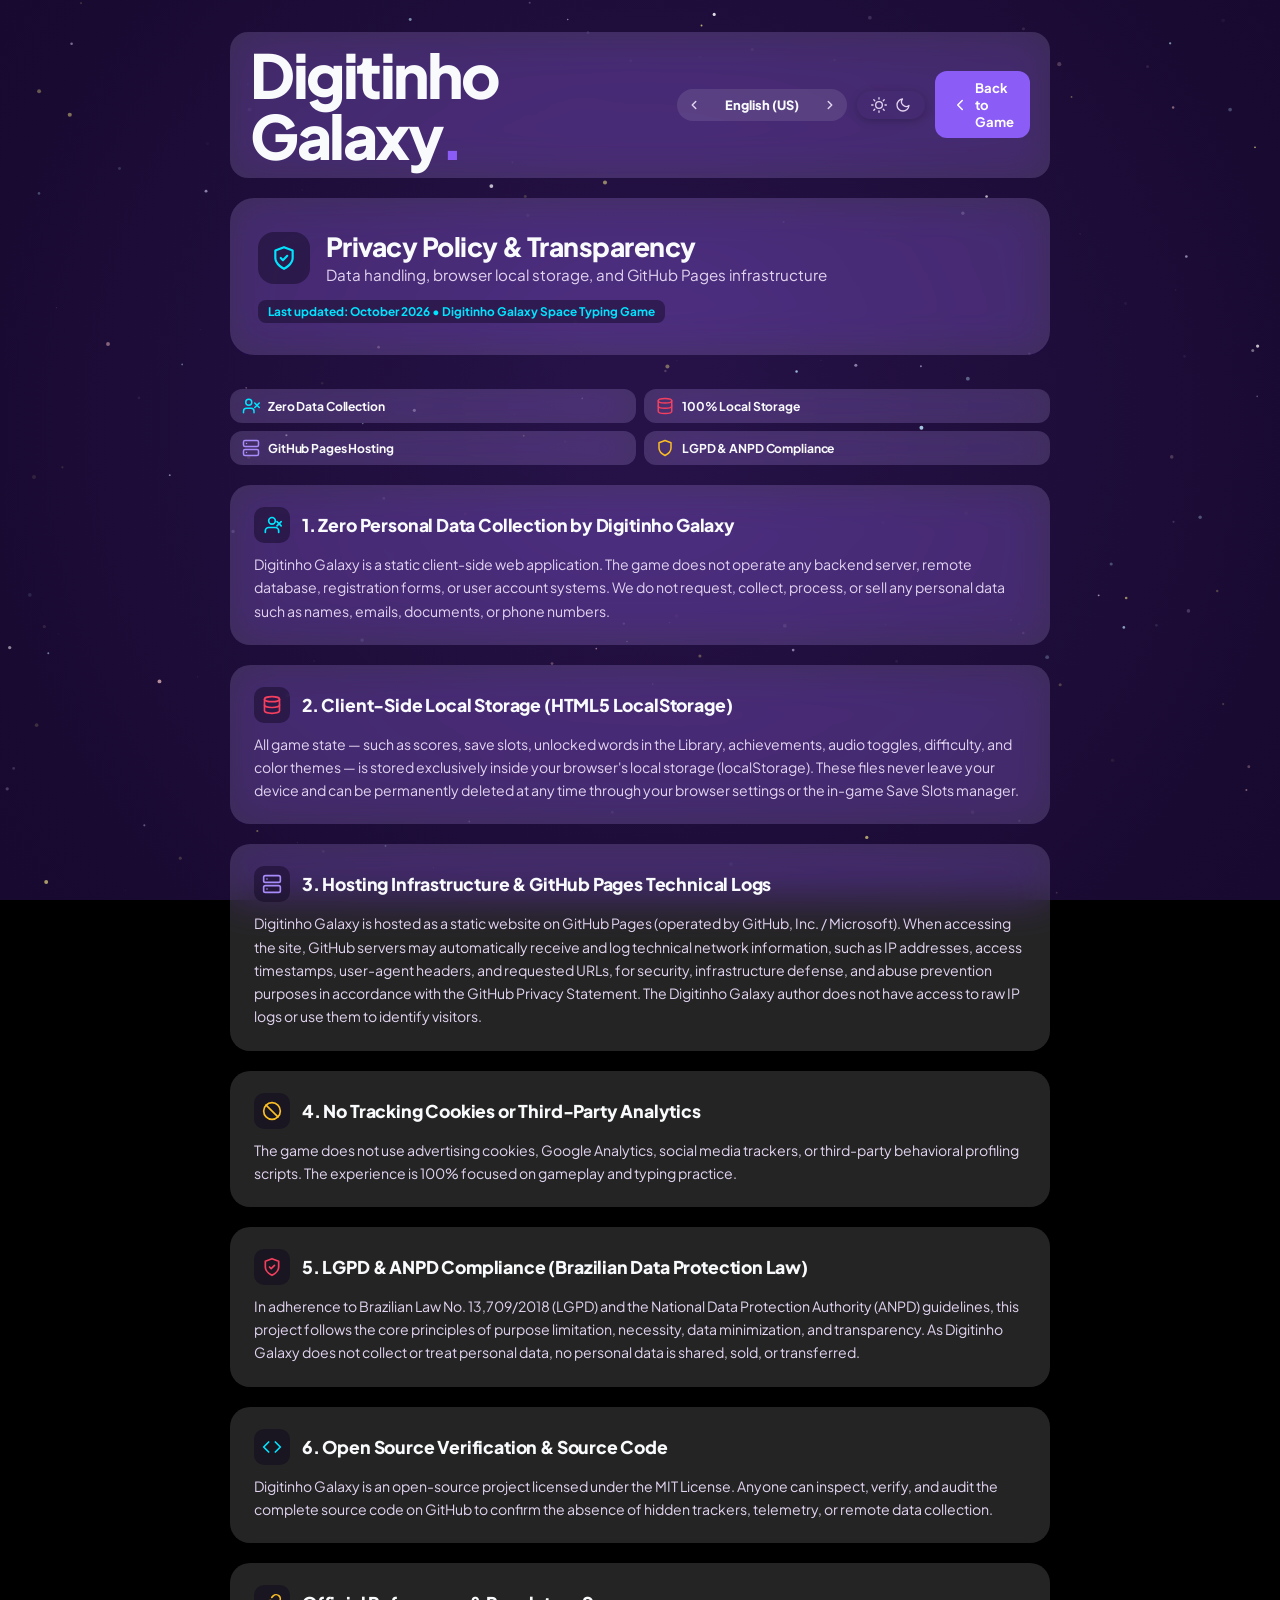
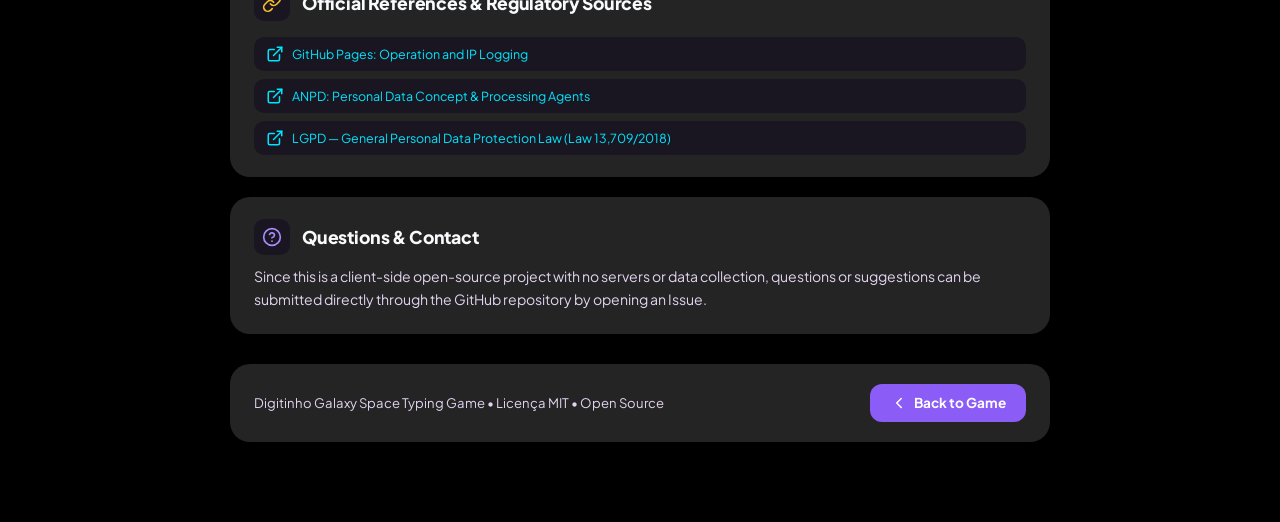
<file: privacy.html>
<!DOCTYPE html>
<html lang="en" class="privacy-html">
<head>
  <meta charset="UTF-8" />
  <meta name="viewport" content="width=device-width, initial-scale=1.0" />
  <title data-i18n="privacy_page_title">Digitinho Galaxy — Privacy Policy &amp; Transparency</title>
  <meta name="description" content="Digitinho Galaxy Privacy Policy & Data Transparency: client-side processing, browser local storage, and GitHub Pages infrastructure." />
  <link rel="icon" type="image/svg+xml" href="data:image/svg+xml,%3Csvg xmlns='http://www.w3.org/2000/svg' viewBox='0 0 32 32'%3E%3Cdefs%3E%3ClinearGradient id='g' x1='0%25' y1='0%25' x2='100%25' y2='100%25'%3E%3Cstop offset='0%25' stop-color='%236366F1'/%3E%3Cstop offset='100%25' stop-color='%2306B6D4'/%3E%3C/linearGradient%3E%3C/defs%3E%3Crect width='32' height='32' rx='8' fill='url(%23g)'/%3E%3Ctext x='15' y='22' font-family='sans-serif' font-weight='900' font-size='19' fill='%23FFFFFF' text-anchor='middle'%3ED%3C/text%3E%3Ccircle cx='23' cy='21' r='2.5' fill='%23FBBF24'/%3E%3C/svg%3E" />
  <link rel="preconnect" href="https://fonts.googleapis.com" />
  <link rel="preconnect" href="https://fonts.gstatic.com" crossorigin />
  <link href="https://fonts.googleapis.com/css2?family=Inter:wght@400;500;600;700;800&family=Plus+Jakarta+Sans:wght@500;600;700;800&display=swap" rel="stylesheet" />
  <link rel="stylesheet" href="./css/variables.css?v=1.6.1" />
  <link rel="stylesheet" href="./css/components.css?v=1.21.3" />
  <link rel="stylesheet" href="./css/layout.css?v=1.21.5" />
  <link rel="stylesheet" href="./css/modals.css?v=1.23" />
  <link rel="stylesheet" href="./css/responsive.css?v=1.0" />
  <style>
    html.privacy-html,
    body.privacy-body {
      overflow-y: auto !important;
      overflow-x: hidden !important;
      height: auto !important;
      min-height: 100vh !important;
      user-select: text !important;
      scrollbar-width: thin;
      scrollbar-color: rgba(99, 102, 241, 0.45) transparent;
    }
    html.privacy-html::-webkit-scrollbar,
    body.privacy-body::-webkit-scrollbar {
      width: 9px;
    }
    html.privacy-html::-webkit-scrollbar-track,
    body.privacy-body::-webkit-scrollbar-track {
      background: transparent;
    }
    html.privacy-html::-webkit-scrollbar-thumb,
    body.privacy-body::-webkit-scrollbar-thumb {
      background: rgba(99, 102, 241, 0.35);
      border-radius: 999px;
    }
    html.privacy-html::-webkit-scrollbar-thumb:hover,
    body.privacy-body::-webkit-scrollbar-thumb:hover {
      background: rgba(99, 102, 241, 0.60);
    }
  </style>
</head>
<body class="privacy-body">
  <!-- Ambient Saturated Canvas (dynamic orbs & topography behind frosted glass) -->
  <canvas id="ambient-canvas" aria-hidden="true"></canvas>

  <div class="privacy-page-wrap">
    
    <!-- Top Navigation Bar -->
    <header class="privacy-page-nav">
      <a href="./index.html" class="start-logo" style="text-decoration:none;">
        <span class="logo-main">Digitinho Galaxy</span><span class="logo-dot">.</span>
      </a>

      <div class="privacy-nav-actions">
        <!-- Language selector stepper -->
        <div class="settings-stepper" id="settings-stepper-lang" role="group" aria-label="Language">
          <button type="button" class="stepper-nav-btn stepper-prev" onclick="stepLanguage(-1)" aria-label="Previous" data-i18n-aria-label="settings_opt_prev" title="Previous">
            <svg class="stepper-icon" width="14" height="14" viewBox="0 0 24 24" fill="none" stroke="currentColor" stroke-width="2.5" stroke-linecap="round" stroke-linejoin="round">
              <polyline points="15 18 9 12 15 6"></polyline>
            </svg>
          </button>
          <button type="button" class="stepper-display-btn" onclick="stepLanguage(1)" aria-label="Cycle language" title="Cycle language">
            <span class="stepper-val-text" id="settings-lang-val">Português (BR)</span>
          </button>
          <button type="button" class="stepper-nav-btn stepper-next" onclick="stepLanguage(1)" aria-label="Next" data-i18n-aria-label="settings_opt_next" title="Next">
            <svg class="stepper-icon" width="14" height="14" viewBox="0 0 24 24" fill="none" stroke="currentColor" stroke-width="2.5" stroke-linecap="round" stroke-linejoin="round">
              <polyline points="9 18 15 12 9 6"></polyline>
            </svg>
          </button>
        </div>

        <!-- Theme Toggle Button -->
        <button class="theme-switch-btn" onclick="toggleTheme()" type="button" aria-label="Toggle theme" title="Toggle theme">
          <svg class="theme-icon theme-icon-sun" width="16" height="16" viewBox="0 0 24 24" fill="none" stroke="currentColor" stroke-width="2" stroke-linecap="round" stroke-linejoin="round">
            <circle cx="12" cy="12" r="5"></circle>
            <line x1="12" y1="1" x2="12" y2="3"></line>
            <line x1="12" y1="21" x2="12" y2="23"></line>
            <line x1="4.22" y1="4.22" x2="5.64" y2="5.64"></line>
            <line x1="18.36" y1="18.36" x2="19.78" y2="19.78"></line>
            <line x1="1" y1="12" x2="3" y2="12"></line>
            <line x1="21" y1="12" x2="23" y2="12"></line>
            <line x1="4.22" y1="19.78" x2="5.64" y2="18.36"></line>
            <line x1="18.36" y1="5.64" x2="19.78" y2="4.22"></line>
          </svg>
          <svg class="theme-icon theme-icon-moon" width="16" height="16" viewBox="0 0 24 24" fill="none" stroke="currentColor" stroke-width="2" stroke-linecap="round" stroke-linejoin="round">
            <path d="M21 12.79A9 9 0 1 1 11.21 3 7 7 0 0 0 21 12.79z"></path>
          </svg>
        </button>

        <!-- Back to Game Link -->
        <a href="./index.html" class="btn-primary" style="display:inline-flex; align-items:center; gap:6px; text-decoration:none; padding:8px 16px; border-radius:12px; font-size:0.82rem;">
          <svg class="btn-svg-icon" width="15" height="15" viewBox="0 0 24 24" fill="none" stroke="currentColor" stroke-width="2" stroke-linecap="round" stroke-linejoin="round">
            <path d="m15 18-6-6 6-6"/>
          </svg>
          <span data-i18n="privacy_back_game">Voltar ao Jogo</span>
        </a>
      </div>
    </header>

    <!-- Hero Card -->
    <section class="privacy-hero-card">
      <div class="privacy-hero-header">
        <div class="privacy-hero-icon">
          <svg width="26" height="26" viewBox="0 0 24 24" fill="none" stroke="currentColor" stroke-width="2" stroke-linecap="round" stroke-linejoin="round">
            <path d="M12 22s8-4 8-10V5l-8-3-8 3v7c0 6 8 10 8 10z"/>
            <path d="m9 12 2 2 4-4"/>
          </svg>
        </div>
        <div>
          <h1 class="privacy-hero-title" data-i18n="privacy_title">Política de Privacidade &amp; Transparência</h1>
          <p class="privacy-hero-sub" data-i18n="privacy_sub">Tratamento de dados, armazenamento local no navegador e infraestrutura do GitHub Pages</p>
        </div>
      </div>
      <div class="privacy-updated-badge" data-i18n="privacy_updated">
        Última atualização: Outubro de 2026 • Digitinho Galaxy Space Typing Game
      </div>
    </section>

    <!-- Key Highlights Badges Grid -->
    <section class="privacy-badges-grid">
      <div class="privacy-badge">
        <svg class="privacy-badge-icon rule-icon-cyan" width="18" height="18" viewBox="0 0 24 24" fill="none" stroke="currentColor" stroke-width="2" stroke-linecap="round" stroke-linejoin="round">
          <path d="M16 21v-2a4 4 0 0 0-4-4H6a4 4 0 0 0-4 4v2"/>
          <circle cx="9" cy="7" r="4"/>
          <line x1="17" y1="8" x2="23" y2="14"/>
          <line x1="23" y1="8" x2="17" y2="14"/>
        </svg>
        <span data-i18n="privacy_badge_nocollect">Zero Coleta de Dados</span>
      </div>
      <div class="privacy-badge">
        <svg class="privacy-badge-icon rule-icon-coral" width="18" height="18" viewBox="0 0 24 24" fill="none" stroke="currentColor" stroke-width="2" stroke-linecap="round" stroke-linejoin="round">
          <ellipse cx="12" cy="5" rx="9" ry="3"/>
          <path d="M21 12c0 1.66-4 3-9 3s-9-1.34-9-3"/>
          <path d="M3 5v14c0 1.66 4 3 9 3s9-1.34 9-3V5"/>
        </svg>
        <span data-i18n="privacy_badge_local">100% Armazenamento Local</span>
      </div>
      <div class="privacy-badge">
        <svg class="privacy-badge-icon rule-icon-purple" width="18" height="18" viewBox="0 0 24 24" fill="none" stroke="currentColor" stroke-width="2" stroke-linecap="round" stroke-linejoin="round">
          <rect x="2" y="2" width="20" height="8" rx="2" ry="2"/>
          <rect x="2" y="14" width="20" height="8" rx="2" ry="2"/>
          <line x1="6" y1="6" x2="6.01" y2="6"/>
          <line x1="6" y1="18" x2="6.01" y2="18"/>
        </svg>
        <span data-i18n="privacy_badge_github">Hospedagem GitHub Pages</span>
      </div>
      <div class="privacy-badge">
        <svg class="privacy-badge-icon rule-icon-amber" width="18" height="18" viewBox="0 0 24 24" fill="none" stroke="currentColor" stroke-width="2" stroke-linecap="round" stroke-linejoin="round">
          <path d="M12 22s8-4 8-10V5l-8-3-8 3v7c0 6 8 10 8 10z"/>
        </svg>
        <span data-i18n="privacy_badge_lgpd">Conformidade LGPD &amp; ANPD</span>
      </div>
    </section>

    <!-- Section 1 -->
    <article class="privacy-section-card">
      <div class="privacy-sec-head">
        <div class="privacy-sec-icon-box rule-icon-cyan">
          <svg width="20" height="20" viewBox="0 0 24 24" fill="none" stroke="currentColor" stroke-width="2" stroke-linecap="round" stroke-linejoin="round">
            <path d="M20 21v-2a4 4 0 0 0-4-4H8a4 4 0 0 0-4 4v2"/>
            <circle cx="12" cy="7" r="4"/>
            <line x1="18" y1="8" x2="23" y2="13"/>
            <line x1="23" y1="8" x2="18" y2="13"/>
          </svg>
        </div>
        <h2 class="privacy-sec-heading" data-i18n="privacy_sec_collection_title">1. Zero Coleta de Dados Pessoais pelo Digitinho Galaxy</h2>
      </div>
      <p class="privacy-sec-body" data-i18n="privacy_sec_collection_desc">
        O Digitinho Galaxy é um jogo web estático executado integralmente no navegador do jogador (client-side). O projeto não possui servidores de backend próprios, banco de dados remoto, formulários de cadastro ou sistema de contas de usuário. Nenhum dado pessoal (como nome, e-mail, documento ou telefone) é solicitado, coletado, processado ou comercializado pelo desenvolvedor.
      </p>
    </article>

    <!-- Section 2 -->
    <article class="privacy-section-card">
      <div class="privacy-sec-head">
        <div class="privacy-sec-icon-box rule-icon-coral">
          <svg width="20" height="20" viewBox="0 0 24 24" fill="none" stroke="currentColor" stroke-width="2" stroke-linecap="round" stroke-linejoin="round">
            <ellipse cx="12" cy="5" rx="9" ry="3"/>
            <path d="M21 12c0 1.66-4 3-9 3s-9-1.34-9-3"/>
            <path d="M3 5v14c0 1.66 4 3 9 3s9-1.34 9-3V5"/>
          </svg>
        </div>
        <h2 class="privacy-sec-heading" data-i18n="privacy_sec_storage_title">2. Armazenamento Local no Dispositivo (HTML5 LocalStorage)</h2>
      </div>
      <p class="privacy-sec-body" data-i18n="privacy_sec_storage_desc">
        Todo o progresso do jogo — incluindo pontuação, slots de salvamento, palavras desbloqueadas na Biblioteca, conquistas obtidas, preferências sonoras, dificuldade e tema visual — é armazenado exclusivamente no armazenamento local do seu próprio navegador (localStorage). Essas informações jamais saem do seu aparelho e podem ser apagadas permanentemente a qualquer momento limpando os dados do navegador ou excluindo slots no próprio jogo.
      </p>
    </article>

    <!-- Section 3 -->
    <article class="privacy-section-card">
      <div class="privacy-sec-head">
        <div class="privacy-sec-icon-box rule-icon-purple">
          <svg width="20" height="20" viewBox="0 0 24 24" fill="none" stroke="currentColor" stroke-width="2" stroke-linecap="round" stroke-linejoin="round">
            <rect x="2" y="2" width="20" height="8" rx="2" ry="2"/>
            <rect x="2" y="14" width="20" height="8" rx="2" ry="2"/>
            <line x1="6" y1="6" x2="6.01" y2="6"/>
            <line x1="6" y1="18" x2="6.01" y2="18"/>
          </svg>
        </div>
        <h2 class="privacy-sec-heading" data-i18n="privacy_sec_hosting_title">3. Infraestrutura de Hospedagem e Registros Técnicos do GitHub Pages</h2>
      </div>
      <p class="privacy-sec-body" data-i18n="privacy_sec_hosting_desc">
        O Digitinho Galaxy é hospedado como um site estático na infraestrutura do GitHub Pages (operada pela GitHub, Inc. / Microsoft). Ao acessar a página, os servidores do GitHub podem processar e registrar automaticamente metadados técnicos de conexão — tais como endereço IP, data/hora da requisição, navegador (user-agent) e URL solicitada — para fins estritos de segurança, manutenção de infraestrutura e prevenção de abusos, em conformidade com a Declaração de Privacidade do GitHub. O desenvolvedor do Digitinho Galaxy não tem acesso a registros brutos de IPs nem utiliza esses dados para identificar ou rastrear jogadores.
      </p>
    </article>

    <!-- Section 4 -->
    <article class="privacy-section-card">
      <div class="privacy-sec-head">
        <div class="privacy-sec-icon-box rule-icon-amber">
          <svg width="20" height="20" viewBox="0 0 24 24" fill="none" stroke="currentColor" stroke-width="2" stroke-linecap="round" stroke-linejoin="round">
            <circle cx="12" cy="12" r="10"/>
            <line x1="4.93" y1="4.93" x2="19.07" y2="19.07"/>
          </svg>
        </div>
        <h2 class="privacy-sec-heading" data-i18n="privacy_sec_cookies_title">4. Zero Cookies de Rastreamento ou Analítica de Terceiros</h2>
      </div>
      <p class="privacy-sec-body" data-i18n="privacy_sec_cookies_desc">
        O jogo não utiliza cookies de publicidade, Google Analytics, pixels de redes sociais ou ferramentas de telemetria e perfilamento comportamental de terceiros. A experiência é 100% voltada ao treino de digitação e diversão arcade.
      </p>
    </article>

    <!-- Section 5 -->
    <article class="privacy-section-card">
      <div class="privacy-sec-head">
        <div class="privacy-sec-icon-box rule-icon-rose">
          <svg width="20" height="20" viewBox="0 0 24 24" fill="none" stroke="currentColor" stroke-width="2" stroke-linecap="round" stroke-linejoin="round">
            <path d="M12 22s8-4 8-10V5l-8-3-8 3v7c0 6 8 10 8 10z"/>
            <path d="m9 12 2 2 4-4"/>
          </svg>
        </div>
        <h2 class="privacy-sec-heading" data-i18n="privacy_sec_lgpd_title">5. Conformidade com a LGPD e Diretrizes da ANPD</h2>
      </div>
      <p class="privacy-sec-body" data-i18n="privacy_sec_lgpd_desc">
        Em observância à Lei Geral de Proteção de Dados Pessoais do Brasil (Lei nº 13.709/2018 - LGPD) e às orientações da Autoridade Nacional de Proteção de Dados (ANPD), o projeto adota estritamente os princípios de finalidade, necessidade, não discriminação e minimização de dados. Como o desenvolvedor não realiza tratamento de dados pessoais dos jogadores, nenhuma informação pessoal é comercializada, compartilhada ou transferida a terceiros.
      </p>
    </article>

    <!-- Section 6 -->
    <article class="privacy-section-card">
      <div class="privacy-sec-head">
        <div class="privacy-sec-icon-box rule-icon-cyan">
          <svg width="20" height="20" viewBox="0 0 24 24" fill="none" stroke="currentColor" stroke-width="2" stroke-linecap="round" stroke-linejoin="round">
            <polyline points="16 18 22 12 16 6"/>
            <polyline points="8 6 2 12 8 18"/>
          </svg>
        </div>
        <h2 class="privacy-sec-heading" data-i18n="privacy_sec_opensource_title">6. Código Aberto, Transparência e Auditoria</h2>
      </div>
      <p class="privacy-sec-body" data-i18n="privacy_sec_opensource_desc">
        O Digitinho Galaxy é um projeto de código aberto disponibilizado sob a Licença MIT. Qualquer pessoa pode inspecionar, auditar e verificar o código-fonte integral no GitHub para atestar a ausência total de rastreadores ocultos, telemetria ou coleta remota de dados.
      </p>
    </article>

    <!-- Section 7: Regulatory Links -->
    <section class="privacy-section-card">
      <div class="privacy-sec-head">
        <div class="privacy-sec-icon-box rule-icon-amber">
          <svg width="20" height="20" viewBox="0 0 24 24" fill="none" stroke="currentColor" stroke-width="2" stroke-linecap="round" stroke-linejoin="round">
            <path d="M10 13a5 5 0 0 0 7.54.54l3-3a5 5 0 0 0-7.07-7.07l-1.72 1.71"/>
            <path d="M14 11a5 5 0 0 0-7.54-.54l-3 3a5 5 0 0 0 7.07 7.07l1.71-1.71"/>
          </svg>
        </div>
        <h2 class="privacy-sec-heading" data-i18n="privacy_sec_links_title">Fontes Oficiais e Referências Normativas</h2>
      </div>
      <div class="privacy-links-grid" style="margin-top:6px;">
        <a href="https://docs.github.com/en/pages/getting-started-with-github-pages/what-is-github-pages" target="_blank" rel="noopener noreferrer" class="privacy-link-item">
          <svg class="btn-svg-icon" width="16" height="16" viewBox="0 0 24 24" fill="none" stroke="currentColor" stroke-width="2" stroke-linecap="round" stroke-linejoin="round">
            <path d="M18 13v6a2 2 0 0 1-2 2H5a2 2 0 0 1-2-2V8a2 2 0 0 1 2-2h6"/>
            <polyline points="15 3 21 3 21 9"/>
            <line x1="10" y1="14" x2="21" y2="3"/>
          </svg>
          <span data-i18n="privacy_link_github">GitHub Pages: Funcionamento e Registro de IPs</span>
        </a>
        <a href="https://www.gov.br/anpd/pt-br/assuntos/titular-de-dados" target="_blank" rel="noopener noreferrer" class="privacy-link-item">
          <svg class="btn-svg-icon" width="16" height="16" viewBox="0 0 24 24" fill="none" stroke="currentColor" stroke-width="2" stroke-linecap="round" stroke-linejoin="round">
            <path d="M18 13v6a2 2 0 0 1-2 2H5a2 2 0 0 1-2-2V8a2 2 0 0 1 2-2h6"/>
            <polyline points="15 3 21 3 21 9"/>
            <line x1="10" y1="14" x2="21" y2="3"/>
          </svg>
          <span data-i18n="privacy_link_anpd">ANPD: Conceito de Dado Pessoal e Agentes de Tratamento</span>
        </a>
        <a href="https://www.planalto.gov.br/ccivil_03/_ato2015-2018/2018/lei/l13709.htm" target="_blank" rel="noopener noreferrer" class="privacy-link-item">
          <svg class="btn-svg-icon" width="16" height="16" viewBox="0 0 24 24" fill="none" stroke="currentColor" stroke-width="2" stroke-linecap="round" stroke-linejoin="round">
            <path d="M18 13v6a2 2 0 0 1-2 2H5a2 2 0 0 1-2-2V8a2 2 0 0 1 2-2h6"/>
            <polyline points="15 3 21 3 21 9"/>
            <line x1="10" y1="14" x2="21" y2="3"/>
          </svg>
          <span data-i18n="privacy_link_lgpd">LGPD — Lei Geral de Proteção de Dados (Lei nº 13.709/2018)</span>
        </a>
      </div>
    </section>

    <!-- Section 8: Contact / GitHub Issues -->
    <article class="privacy-section-card">
      <div class="privacy-sec-head">
        <div class="privacy-sec-icon-box rule-icon-purple">
          <svg width="20" height="20" viewBox="0 0 24 24" fill="none" stroke="currentColor" stroke-width="2" stroke-linecap="round" stroke-linejoin="round">
            <circle cx="12" cy="12" r="10"/>
            <path d="M9.09 9a3 3 0 0 1 5.83 1c0 2-3 3-3 3"/>
            <line x1="12" y1="17" x2="12.01" y2="17"/>
          </svg>
        </div>
        <h2 class="privacy-sec-heading" data-i18n="privacy_contact_title">Dúvidas e Contato</h2>
      </div>
      <p class="privacy-sec-body" data-i18n="privacy_contact_desc">
        Como este é um projeto de código aberto sem servidores ou coleta de dados, dúvidas ou sugestões podem ser encaminhadas diretamente através do repositório no GitHub abrindo uma Issue.
      </p>
    </article>

    <!-- Page Footer -->
    <footer class="privacy-page-footer">
      <div style="font-size:0.82rem; color:var(--t2);">
        Digitinho Galaxy Space Typing Game • Licença MIT • Open Source
      </div>
      <a href="./index.html" class="btn-primary" style="display:inline-flex; align-items:center; gap:6px; text-decoration:none; padding:10px 20px; border-radius:12px; font-size:0.85rem;">
        <svg class="btn-svg-icon" width="16" height="16" viewBox="0 0 24 24" fill="none" stroke="currentColor" stroke-width="2" stroke-linecap="round" stroke-linejoin="round">
          <path d="m15 18-6-6 6-6"/>
        </svg>
        <span data-i18n="privacy_back_game">Voltar ao Jogo</span>
      </a>
    </footer>

  </div>

  <!-- Scripts -->
  <script src="./js/ambient.js?v=1.0"></script>
  <script src="./js/i18n.js?v=1.23.1"></script>
  <script>
    // Theme Management for standalone privacy page (Dark Mode Only)
    function initTheme() {
      setTheme('dark');
    }

    function setTheme(theme) {
      document.documentElement.setAttribute('data-theme', 'dark');
      try {
        localStorage.setItem('digithin_galaxy_theme', 'dark');
      } catch (_) {}
    }

    initTheme();

    // Initialize Language and Translations
    document.addEventListener('DOMContentLoaded', async () => {
      const lang = typeof getLanguage === 'function' ? getLanguage() : 'pt';
      const langSelect = document.getElementById('settings-lang-select');
      if (langSelect) langSelect.value = lang;

      if (typeof loadLocale === 'function') {
        await loadLocale(lang);
      }
      if (typeof applyTranslations === 'function') {
        applyTranslations();
      }
    });
  </script>
</body>
</html>
</file>
<file: css/variables.css>
/* ======================================================
   DIGITHIN GALAXY — css/variables.css
   Design System Tokens, Themes (Dark/Light) & Core Canvas
   ====================================================== */

*,
*::before,
*::after {
  box-sizing: border-box;
  margin: 0;
  padding: 0;
}

/* ======================================================
   THEME DEFINITIONS: DARK (DEFAULT) & LIGHT
   ====================================================== */
:root {
  --theme: 'dark';

  /* Frosted Glass Surfaces (Cobalt Core Style Cosmic Violet Refraction) */
  --glass-surface: rgba(26, 12, 48, 0.55);
  --glass-sidebar: rgba(22, 10, 42, 0.52);
  --glass-column: rgba(18, 8, 35, 0.12);
  --glass-queue: rgba(26, 12, 48, 0.62);

  /* Frosted Glass Cards (Luminous Translucent Glass & Zero Borders) */
  --glass-card: rgba(255, 255, 255, 0.14);
  --glass-card-hover: rgba(255, 255, 255, 0.22);
  --glass-card-border: transparent;
  --glass-card-blur: blur(20px) saturate(180%);
  --glass-sub-card: rgba(15, 6, 30, 0.45);

  --glass-pill: rgba(255, 255, 255, 0.09);
  --glass-btn-sec: rgba(255, 255, 255, 0.10);
  --glass-hover: rgba(255, 255, 255, 0.15);
  --glass-border: transparent;
  --glass-inner-border: transparent;
  --glass-highlight: rgba(255, 255, 255, 0.14);
  --shadow-glass: 0 16px 40px rgba(0, 0, 0, 0.40);

  --modal-bg: var(--glass-surface);
  --pause-backdrop: rgba(15, 6, 30, 0.25);
  --modal-backdrop: rgba(15, 6, 30, 0.35);

  /* Padrão Clean Glass Overlay (Contagem Regressiva, Pause e Modais com Fundo Visível) */
  --overlay-backdrop: rgba(15, 6, 30, 0.25);
  --overlay-backdrop-blur: blur(2px);
  --overlay-box-bg: var(--glass-surface);
  --overlay-box-blur: blur(24px) saturate(200%);

  /* Clean Typography Colors */
  --t1: #F8FAFC;
  --t2: #E2D4F0;
  --t3: #94A3B8;
  --t4: #64748B;

  /* Cobalt Core Space Neon Palette */
  --accent-primary: #8B5CF6;
  --accent-primary-hover: #A855F7;
  --accent-cyan: #00E5FF;
  --accent-emerald: #10B981;
  --accent-coral: #F43F5E;
  --accent-orange: #FB923C;
  --accent-purple: #C084FC;
  --accent-pink: #E040FB;
  --accent-amber: #FBBF24;

  /* Vocábulos: 100% Base Unificada Limpa (Padrão de Excelência Game UX) */
  --tile-base-bg: #2563EB;
  --tile-letter-bg: var(--tile-base-bg);
  --tile-letter-txt: #FFFFFF;
  --tile-syl-bg: var(--tile-base-bg);
  --tile-syl-txt: #FFFFFF;
  --tile-word-bg: var(--tile-base-bg);
  --tile-word-txt: #FFFFFF;
  --tile-magic-bg: #D946EF;
  --tile-magic-txt: #FFFFFF;
  --tile-wild-bg: #8B5CF6;
  --tile-wild-txt: #FFFFFF;
  --tile-danger-bg: #DC2626;

  /* Shadows & Elevations */
  --shadow-sm: 0 2px 8px rgba(0, 0, 0, 0.22);
  --shadow-md: 0 8px 24px rgba(0, 0, 0, 0.32);
  --shadow-lg: 0 20px 48px rgba(0, 0, 0, 0.42);
  --shadow-tile: 0 4px 14px rgba(0, 0, 0, 0.30);
  --shadow-ambient: rgba(0, 0, 0, 0.35);

  --progress-bg: rgba(255, 255, 255, 0.1);

  /* Typography */
  --font: 'Plus Jakarta Sans', 'Inter', -apple-system, BlinkMacSystemFont, 'Segoe UI', Roboto, sans-serif;
  --r-sm: 10px;
  --r-md: 16px;
  --r-lg: 22px;
  --r-pill: 999px;
}

[data-theme="light"] {
  --theme: 'light';

  /* Glass Surfaces (Light Mode Translucent Frosted Crystal) */
  --glass-surface: rgba(255, 255, 255, 0.42);
  --glass-sidebar: rgba(255, 255, 255, 0.38);
  --glass-column: rgba(255, 255, 255, 0.08);
  --glass-queue: rgba(255, 255, 255, 0.48);

  /* Frosted Glass Cards (Modo Claro) */
  --glass-card: rgba(255, 255, 255, 0.65);
  --glass-card-hover: rgba(255, 255, 255, 0.85);
  --glass-card-border: transparent;
  --glass-card-blur: blur(20px) saturate(180%);
  --glass-sub-card: rgba(0, 0, 0, 0.07);

  --glass-pill: rgba(255, 255, 255, 0.45);
  --glass-btn-sec: rgba(255, 255, 255, 0.50);
  --glass-hover: rgba(255, 255, 255, 0.65);
  --glass-border: transparent;
  --glass-inner-border: transparent;
  --glass-highlight: rgba(255, 255, 255, 0.60);
  --shadow-glass: 0 12px 32px rgba(15, 23, 42, 0.06);

  --modal-bg: var(--glass-surface);
  --pause-backdrop: rgba(255, 255, 255, 0.06);
  --modal-backdrop: rgba(15, 23, 42, 0.08);

  /* Padrão Clean Glass Overlay (Contagem Regressiva, Pause e Modais com Fundo Visível) */
  --overlay-backdrop: rgba(255, 255, 255, 0.06);
  --overlay-backdrop-blur: blur(2px);
  --overlay-box-bg: var(--glass-surface);
  --overlay-box-blur: blur(24px) saturate(200%);

  --t1: #0F172A;
  --t2: #334155;
  --t3: #64748B;
  --t4: #94A3B8;

  /* Saturated Joyful Palette */
  --accent-primary: #4F46E5;
  --accent-primary-hover: #6366F1;
  --accent-cyan: #0284C7;
  --accent-emerald: #10B981;
  --accent-coral: #FF4757;
  --accent-orange: #EA580C;
  --accent-purple: #7C3AED;
  --accent-pink: #DB2777;
  --accent-amber: #D97706;

  /* Vocábulos: 100% Base Unificada Limpa */
  --tile-base-bg: #2563EB;
  --tile-letter-bg: var(--tile-base-bg);
  --tile-letter-txt: #FFFFFF;
  --tile-syl-bg: var(--tile-base-bg);
  --tile-syl-txt: #FFFFFF;
  --tile-word-bg: var(--tile-base-bg);
  --tile-word-txt: #FFFFFF;
  --tile-magic-bg: #C026D3;
  --tile-magic-txt: #FFFFFF;
  --tile-wild-bg: #7C3AED;
  --tile-wild-txt: #FFFFFF;
  --tile-danger-bg: #DC2626;

  --shadow-sm: 0 2px 8px rgba(0, 0, 0, 0.05);
  --shadow-md: 0 8px 24px rgba(0, 0, 0, 0.08);
  --shadow-lg: 0 20px 48px rgba(15, 23, 42, 0.12);
  --shadow-tile: 0 4px 14px rgba(15, 23, 42, 0.18);
  --shadow-ambient: rgba(15, 23, 42, 0.08);

  --progress-bg: rgba(15, 23, 42, 0.08);
}

/* ======================================================
   BASE HTML & BODY
   ====================================================== */
html,
body {
  width: 100%;
  height: 100%;
  background: #000000;
  color: var(--t1);
  font-family: var(--font);
  overflow: hidden;
  user-select: none;
  -webkit-font-smoothing: antialiased;
  -moz-osx-font-smoothing: grayscale;
  transition: color 0.25s ease;
}

#ambient-canvas {
  position: fixed;
  inset: 0;
  width: 100%;
  height: 100%;
  z-index: 0;
  pointer-events: none;
}

#app {
  position: relative;
  z-index: 1;
  width: 100%;
  height: 100%;
  display: flex;
  flex-direction: column;
}

/* Screen Viewport Base */
.screen {
  position: fixed;
  inset: 0;
  display: none;
}

.screen.active {
  display: flex;
}
</file>
<file: css/components.css>
/* ======================================================
   DIGITHIN GALAXY — css/components.css
   Reusable UI Components: Buttons, Theme Switch & Badges
   ====================================================== */

/* ======================================================
   THEME TOGGLE SWITCH
   ====================================================== */
.theme-switch-btn {
  display: inline-flex;
  align-items: center;
  gap: 8px;
  background: var(--surface-card);
  border: none;
  border-radius: var(--r-pill);
  padding: 6px 14px;
  cursor: pointer;
  color: var(--t2);
  font-family: var(--font);
  font-size: 0.8rem;
  font-weight: 600;
  box-shadow: var(--shadow-sm);
  transition: background 0.2s, color 0.2s;
}
.theme-switch-btn:hover {
  background: var(--surface-hover);
  color: var(--t1);
}
.theme-switch-disc {
  width: 18px;
  height: 18px;
  border-radius: 50%;
  background: linear-gradient(90deg, #10B981 50%, #1E293B 50%);
  display: inline-block;
  box-shadow: 0 1px 4px rgba(0,0,0,0.2);
  transition: transform 0.3s ease;
}
[data-theme="light"] .theme-switch-disc {
  background: linear-gradient(90deg, #F59E0B 50%, #E2E8F0 50%);
  transform: rotate(180deg);
}
.screen-top-bar {
  position: absolute;
  top: 18px;
  right: 22px;
  z-index: 10;
  display: flex;
  align-items: center;
  gap: 10px;
}
.hud-theme-switch {
  padding: 6px 8px;
}
.queue-switch-btn {
  gap: 6px;
}
.queue-switch-icon {
  font-size: 0.72rem;
  line-height: 1;
}

/* ======================================================
   COMMON BUTTONS & CONTROLS (BORDERLESS DESIGN)
   ====================================================== */
button {
  border: none;
  outline: none;
  font-family: var(--font);
}

.btn-primary {
  font-weight: 700;
  font-size: 0.92rem;
  color: #FFFFFF;
  background: var(--accent-primary);
  border-radius: var(--r-md);
  padding: 12px 24px;
  cursor: pointer;
  box-shadow: none;
  transition: background 0.18s ease, filter 0.18s ease;
  display: inline-flex;
  align-items: center;
  justify-content: center;
  gap: 8px;
}
.btn-primary:hover {
  background: var(--accent-primary-hover);
  filter: brightness(1.12);
  box-shadow: none;
}
.btn-primary:active {
  background: var(--accent-primary);
  filter: brightness(0.96);
}

.btn-secondary {
  font-weight: 600;
  font-size: 0.88rem;
  color: var(--t1);
  background: var(--glass-btn-sec, rgba(255, 255, 255, 0.08));
  border: none;
  border-radius: var(--r-md);
  padding: 12px 20px;
  cursor: pointer;
  transition: background 0.18s, color 0.18s;
  display: inline-flex;
  align-items: center;
  justify-content: center;
  gap: 6px;
}
.btn-secondary:hover {
  background: var(--glass-hover, rgba(255, 255, 255, 0.15));
  color: var(--t1);
}
.btn-secondary:active {
  background: var(--glass-btn-sec, rgba(255, 255, 255, 0.08));
}

.btn-svg-icon {
  width: 18px;
  height: 18px;
  flex-shrink: 0;
  display: inline-block;
  vertical-align: middle;
}

.btn-link {
  background: none;
  font-size: 0.72rem;
  color: var(--accent-cyan);
  cursor: pointer;
  font-weight: 700;
  padding: 0;
  transition: opacity 0.15s;
}
.btn-link:hover {
  opacity: 0.8;
  text-decoration: underline;
}

.btn-lib-mini {
  background: var(--glass-card);
  backdrop-filter: var(--glass-card-blur);
  -webkit-backdrop-filter: var(--glass-card-blur);
  border: none;
  border-radius: var(--r-sm);
  color: var(--t2);
  font-size: 0.75rem;
  font-weight: 600;
  padding: 6px 12px;
  cursor: pointer;
  transition: background 0.15s, color 0.15s;
  display: inline-flex;
  align-items: center;
  gap: 5px;
  box-shadow: none;
}
.btn-lib-mini:hover {
  background: var(--glass-card-hover);
  color: var(--t1);
}

/* ======================================================
   SPEED BADGE & STATUS INDICATORS
   ====================================================== */
.speed-badge {
  font-size: 0.72rem;
  font-weight: 700;
  color: #FFFFFF;
  background: var(--accent-amber);
  border-radius: var(--r-pill);
  padding: 2px 8px;
  white-space: nowrap !important;
  flex-shrink: 0;
  min-width: 44px;
  text-align: center;
  transition: transform 0.15s ease, background 0.15s ease;
}
.speed-badge.speed-up-flash {
  background: var(--accent-coral) !important;
  transform: scale(1.18);
}

/* Keyboard keys */
.kb-row {
  display: flex;
  gap: 6px;
  flex-wrap: wrap;
}
kbd {
  display: inline-flex;
  align-items: center;
  justify-content: center;
  min-width: 22px;
  height: 22px;
  padding: 0 6px;
  background: rgba(255, 255, 255, 0.12);
  backdrop-filter: blur(8px);
  -webkit-backdrop-filter: blur(8px);
  color: var(--t1);
  border-radius: 6px;
  font-family: 'JetBrains Mono', 'Fira Code', 'SF Mono', Consolas, monospace;
  font-size: 0.72rem;
  font-weight: 700;
  line-height: 1;
  border: 1px solid rgba(255, 255, 255, 0.16);
  box-shadow: 0 2px 6px rgba(0, 0, 0, 0.20);
  user-select: none;
  transition: all 0.15s ease;
}

[data-theme="light"] kbd {
  background: rgba(0, 0, 0, 0.07);
  color: #0F172A;
  border: 1px solid rgba(0, 0, 0, 0.12);
  box-shadow: 0 2px 4px rgba(0, 0, 0, 0.06);
}

/* Color Helpers */
.text-green { color: var(--accent-emerald) !important; }
.text-rose  { color: var(--accent-coral) !important; }
.text-sky   { color: var(--accent-cyan) !important; }
.text-amber { color: var(--accent-amber) !important; }

/* Visibility Utilities */
.hidden {
  display: none !important;
}

/* ======================================================
   APP INITIALIZATION LOADING SCREEN (Glassmorphism & No Borders)
   ====================================================== */
#app-loading-screen {
  position: fixed;
  inset: 0;
  z-index: 999999;
  display: flex;
  flex-direction: column;
  align-items: center;
  justify-content: center;
  background: var(--overlay-backdrop, rgba(7, 11, 20, 0.85));
  backdrop-filter: blur(24px) saturate(200%);
  -webkit-backdrop-filter: blur(24px) saturate(200%);
  opacity: 1;
  visibility: visible;
  transition: opacity 0.4s cubic-bezier(0.16, 1, 0.3, 1), visibility 0.4s;
  pointer-events: all;
  border: none !important;
}

#app-loading-screen.fade-out {
  opacity: 0;
  visibility: hidden;
  pointer-events: none;
}

.loading-content-box {
  display: flex;
  flex-direction: column;
  align-items: center;
  gap: 16px;
  background: var(--overlay-box-bg, rgba(15, 23, 42, 0.65));
  backdrop-filter: blur(24px) saturate(200%);
  -webkit-backdrop-filter: blur(24px) saturate(200%);
  padding: 34px 44px;
  border-radius: 20px;
  border: none !important;
  box-shadow: none !important;
  text-align: center;
}

.loading-brand-logo {
  font-family: 'Plus Jakarta Sans', var(--font), sans-serif;
  font-size: 2.1rem;
  font-weight: 800;
  letter-spacing: -0.04em;
  color: #FFFFFF;
}

.loading-brand-logo .logo-dot {
  color: var(--accent-primary, #6366F1);
}

.loading-spinner-svg {
  width: 40px;
  height: 40px;
  animation: loadingSpin 0.85s linear infinite;
}

@keyframes loadingSpin {
  to { transform: rotate(360deg); }
}

.loading-status-text {
  font-family: var(--font), sans-serif;
  font-size: 0.88rem;
  font-weight: 500;
  color: #94A3B8;
  letter-spacing: 0.02em;
  animation: loadingPulse 1.8s ease-in-out infinite;
}

@keyframes loadingPulse {
  0%, 100% { opacity: 0.7; }
  50% { opacity: 1; color: #F8FAFC; }
}
</file>
<file: css/layout.css>
/* ======================================================
   DIGITHIN GALAXY — css/layout.css
   Structural Screens, HUD, Floating Sidebars & Central Board
   ====================================================== */

/* ======================================================
   START SCREEN (FROSTED GLASS CARD OVER SATURATED CANVASES)
   ====================================================== */
#screen-start {
  align-items: center;
  justify-content: center;
  background: transparent;
  flex-direction: column;
}
#bg-deco {
  display: none;
}

.start-wrap {
  position: relative;
  z-index: 1;
  display: flex;
  flex-direction: column;
  align-items: center;
  gap: 20px;
  width: 100%;
  max-width: 520px;
  padding: 30px 26px 24px;
  text-align: center;
  background: var(--glass-sidebar);
  backdrop-filter: blur(28px) saturate(210%);
  -webkit-backdrop-filter: blur(28px) saturate(210%);
  border-radius: 26px;
  box-shadow: none;
  border: none !important;
}

.start-brand {
  display: flex;
  flex-direction: column;
  align-items: center;
  gap: 4px;
}
.start-logo {
  font-weight: 800;
  font-size: clamp(2.8rem, 7vw, 3.8rem);
  letter-spacing: -0.04em;
  line-height: 1;
}
.logo-main { color: var(--t1); }
.logo-dot  { color: var(--accent-primary); }
.start-sub {
  font-size: 0.90rem;
  color: var(--t2);
  margin-top: 0px;
  font-weight: 500;
  max-width: 400px;
  line-height: 1.35;
}

/* Dynamic Update Notification Banner (v1.6) */
.btn-update-available {
  width: 100%;
  background: linear-gradient(135deg, rgba(99, 102, 241, 0.24), rgba(6, 182, 212, 0.22)), var(--glass-card);
  backdrop-filter: var(--glass-card-blur);
  -webkit-backdrop-filter: var(--glass-card-blur);
  border: none !important;
  border-radius: 16px;
  padding: 12px 16px;
  display: flex;
  align-items: center;
  justify-content: space-between;
  gap: 12px;
  cursor: pointer;
  transition: background 0.18s ease, filter 0.18s ease, box-shadow 0.18s ease;
  transform: none !important;
  text-align: left;
  box-shadow: 0 4px 18px rgba(99, 102, 241, 0.18);
  margin-top: -4px;
  margin-bottom: 2px;
}
.btn-update-available:hover {
  background: linear-gradient(135deg, rgba(99, 102, 241, 0.36), rgba(6, 182, 212, 0.32)), var(--glass-card-hover);
  filter: brightness(1.12);
  box-shadow: 0 6px 24px rgba(99, 102, 241, 0.28);
}
.update-btn-left {
  display: flex;
  align-items: center;
  gap: 12px;
  min-width: 0;
}
.update-icon-wrap {
  width: 36px;
  height: 36px;
  border-radius: 12px;
  background: linear-gradient(135deg, #6366F1, #06B6D4);
  color: #FFFFFF;
  display: flex;
  align-items: center;
  justify-content: center;
  flex-shrink: 0;
  box-shadow: 0 2px 10px rgba(99, 102, 241, 0.32);
}
.update-text-col {
  display: flex;
  flex-direction: column;
  gap: 2px;
  min-width: 0;
}
.update-btn-title {
  font-size: 0.88rem;
  font-weight: 800;
  color: var(--t1);
  line-height: 1.25;
}
.update-btn-sub {
  font-size: 0.72rem;
  font-weight: 500;
  color: var(--t2);
  line-height: 1.2;
}
.update-btn-action-badge {
  display: inline-flex;
  align-items: center;
  gap: 5px;
  background: linear-gradient(135deg, #4F46E5, #6366F1);
  color: #FFFFFF;
  font-size: 0.75rem;
  font-weight: 800;
  padding: 6px 14px;
  border-radius: 999px;
  flex-shrink: 0;
  transition: filter 0.18s ease, background 0.18s ease;
  box-shadow: 0 2px 8px rgba(79, 70, 229, 0.35);
}
.btn-update-available:hover .update-btn-action-badge {
  filter: brightness(1.14);
}
.btn-update-available.updating .update-icon-wrap svg {
  animation: spinUpdate 0.8s linear infinite;
}
@keyframes spinUpdate {
  from { transform: rotate(0deg); }
  to { transform: rotate(360deg); }
}

/* Arcade High Score Banner (v1.3) */
.start-record-banner {
  width: 100%;
  background: var(--glass-card);
  backdrop-filter: var(--glass-card-blur);
  -webkit-backdrop-filter: var(--glass-card-blur);
  border: none !important;
  border-radius: 14px;
  padding: 10px 16px;
  display: inline-flex;
  align-items: center;
  justify-content: center;
  gap: 8px;
  color: var(--t2);
  font-size: 0.88rem;
  font-weight: 600;
  box-shadow: none;
  margin-bottom: -6px;
}
.record-svg-icon {
  color: #FBBF24;
  flex-shrink: 0;
}
.start-record-label {
  color: var(--t2);
  font-weight: 600;
  letter-spacing: 0.02em;
}
.start-record-val {
  color: #FBBF24;
  font-weight: 800;
  font-size: 1.05rem;
  letter-spacing: 0.04em;
  font-variant-numeric: tabular-nums;
}

/* Hero Start & Continue Action */
.start-hero-action {
  width: 100%;
  display: flex;
  justify-content: center;
}

.hero-start-btn {
  width: 100%;
  height: 56px;
  background: linear-gradient(135deg, #4F46E5, #6366F1);
  color: #FFFFFF;
  font-size: 1.10rem;
  font-weight: 800;
  letter-spacing: 0.02em;
  border-radius: var(--r-md);
  border: none !important;
  cursor: pointer;
  display: flex;
  align-items: center;
  justify-content: center;
  gap: 12px;
  padding: 0 20px;
  box-shadow: 0 6px 20px rgba(79, 70, 229, 0.38);
  transition: filter 0.18s ease, background 0.18s ease, box-shadow 0.18s ease;
  transform: none !important;
}
.hero-start-btn:hover {
  background: linear-gradient(135deg, #6366F1, #818CF8);
  filter: brightness(1.12);
  box-shadow: 0 8px 26px rgba(99, 102, 241, 0.48);
}

.hero-continue-btn {
  background: linear-gradient(135deg, #10B981, #059669);
  box-shadow: 0 6px 20px rgba(16, 185, 129, 0.38);
}
.hero-continue-btn:hover {
  background: linear-gradient(135deg, #059669, #34D399);
  filter: brightness(1.12);
  box-shadow: 0 8px 26px rgba(16, 185, 129, 0.48);
}

.hero-play-icon {
  width: 28px;
  height: 28px;
  border-radius: 50%;
  background: rgba(255, 255, 255, 0.22);
  display: flex;
  align-items: center;
  justify-content: center;
  flex-shrink: 0;
}
.hero-start-text {
  font-weight: 800;
}

/* Game Modes Bento Grid (3 Columns) */
.start-modes-section {
  width: 100%;
  display: flex;
  flex-direction: column;
  gap: 8px;
}
.start-section-tag {
  font-size: 0.68rem;
  font-weight: 800;
  letter-spacing: 0.12em;
  color: var(--t2);
  text-transform: uppercase;
  text-align: left;
  padding-left: 2px;
}
.start-modes-grid {
  display: grid;
  grid-template-columns: repeat(3, 1fr);
  gap: 10px;
  width: 100%;
}
.mode-card {
  background: var(--glass-card);
  backdrop-filter: var(--glass-card-blur);
  -webkit-backdrop-filter: var(--glass-card-blur);
  border: none !important;
  border-radius: 16px;
  padding: 14px 8px 12px;
  display: flex;
  flex-direction: column;
  align-items: center;
  text-align: center;
  gap: 8px;
  cursor: pointer;
  transition: background 0.18s ease, filter 0.18s ease;
  transform: none !important;
}
.mode-card:hover {
  background: var(--glass-card-hover);
  filter: brightness(1.10);
}
.mode-card-icon {
  width: 40px;
  height: 40px;
  border-radius: 12px;
  display: flex;
  align-items: center;
  justify-content: center;
  flex-shrink: 0;
  transition: filter 0.18s ease;
}
.mode-icon-purple {
  background: rgba(139, 92, 246, 0.20);
  color: #A78BFA;
}
.mode-icon-cyan {
  background: rgba(6, 182, 212, 0.20);
  color: #22D3EE;
}
.mode-icon-amber {
  background: rgba(245, 158, 11, 0.20);
  color: #FBBF24;
}
.mode-card-info {
  display: flex;
  flex-direction: column;
  gap: 2px;
  align-items: center;
}
.mode-card-title {
  font-size: 0.84rem;
  font-weight: 700;
  color: var(--t1);
  line-height: 1.2;
}
.mode-card-desc {
  font-size: 0.68rem;
  color: var(--t2);
  font-weight: 500;
  text-align: center;
  line-height: 1.25;
}

/* Quick Tools System Bar (6 Tools: 2 rows of 3) */
.start-system-bar {
  display: grid;
  grid-template-columns: repeat(3, 1fr);
  gap: 8px;
  width: 100%;
}
.system-bar-btn {
  background: var(--glass-card);
  backdrop-filter: var(--glass-card-blur);
  -webkit-backdrop-filter: var(--glass-card-blur);
  border: none !important;
  border-radius: 12px;
  padding: 10px 4px 8px;
  display: flex;
  flex-direction: column;
  align-items: center;
  justify-content: center;
  gap: 5px;
  color: var(--t2);
  font-size: 0.72rem;
  font-weight: 700;
  cursor: pointer;
  transition: background 0.18s ease, color 0.18s ease, filter 0.18s ease;
  transform: none !important;
}
.system-bar-btn:hover {
  background: var(--glass-card-hover);
  color: var(--t1);
  filter: brightness(1.10);
}
.system-bar-btn .btn-svg-icon {
  width: 18px;
  height: 18px;
  flex-shrink: 0;
}

/* Start Screen Subtle Footer Links */
.start-footer-links {
  margin-top: 10px;
  display: flex;
  align-items: center;
  justify-content: center;
  width: 100%;
}

.start-footer-link-btn {
  background: transparent;
  border: none !important;
  color: var(--t2);
  font-size: 0.74rem;
  font-weight: 600;
  display: inline-flex;
  align-items: center;
  gap: 6px;
  cursor: pointer;
  padding: 6px 14px;
  border-radius: 20px;
  transition: color 0.18s ease, background 0.18s ease, filter 0.18s ease;
  transform: none !important;
}

.start-footer-link-btn:hover {
  color: var(--t1);
  background: var(--glass-card);
  filter: brightness(1.10);
}

/* Rules Card in Modal */
.rules-card {
  width: 100%;
  background: var(--glass-card);
  backdrop-filter: var(--glass-card-blur);
  -webkit-backdrop-filter: var(--glass-card-blur);
  border-radius: 16px;
  padding: 16px 18px;
  display: flex;
  flex-direction: column;
  gap: 12px;
  text-align: left;
  box-shadow: none;
  border: none !important;
}
.rule-row {
  display: flex;
  align-items: flex-start;
  gap: 12px;
  font-size: 0.84rem;
  color: var(--t2);
  line-height: 1.45;
}
.rule-row strong {
  color: var(--t1);
  font-weight: 700;
}
.rule-svg-icon {
  width: 20px;
  height: 20px;
  flex-shrink: 0;
  margin-top: 1px;
}
.rule-icon-cyan   { color: var(--accent-cyan); }
.rule-icon-coral  { color: var(--accent-coral); }
.rule-icon-purple { color: #A78BFA; }
.rule-icon-amber  { color: var(--accent-amber); }
.rule-icon-rose   { color: #F43F5E; }

/* ======================================================
   GAME SCREEN & HUD
   ====================================================== */
#screen-game {
  flex-direction: column;
  height: 100%;
}

/* HUD (Floating Frosted Glass Bar - Aligned to Game Column) */
#hud {
  flex-shrink: 0;
  display: flex;
  flex-direction: column;
  align-items: center;
  justify-content: center;
  width: 100%;
  max-width: 440px;
  margin: 12px auto 0 auto;
  padding: 8px 18px;
  background: var(--glass-surface);
  backdrop-filter: blur(24px) saturate(220%);
  -webkit-backdrop-filter: blur(24px) saturate(220%);
  border-radius: var(--r-lg);
  box-shadow: var(--shadow-glass);
  border: none;
  z-index: 10;
}

.hud-mobile-lives {
  display: none;
}
.hud-mobile-stats {
  display: none;
}

.hud-center-block {
  display: flex;
  flex-direction: column;
  align-items: center;
  gap: 5px;
  width: 100%;
  max-width: 440px;
  margin: 0 auto;
}
.phase-tag {
  font-size: 0.72rem;
  letter-spacing: 0.18em;
  color: var(--t3);
  font-weight: 700;
}

#progress-wrap {
  width: 100%;
  height: 8px;
  background: var(--progress-bg);
  border-radius: var(--r-pill);
  overflow: hidden;
}
#progress-fill {
  height: 100%;
  width: 0%;
  background: linear-gradient(90deg, var(--accent-primary) 0%, var(--accent-cyan) 100%);
  border-radius: var(--r-pill);
  transition: width 0.28s cubic-bezier(0.4, 0, 0.2, 1);
}
#progress-fill.hit-flash {
  animation: hitFlash 0.2s ease;
}
#progress-fill.err-flash {
  animation: errFlash 0.3s ease;
}
@keyframes hitFlash {
  0%, 100% { filter: brightness(1); }
  50%      { filter: brightness(1.6); }
}
@keyframes errFlash {
  0%   { background: var(--accent-coral); }
  100% { background: linear-gradient(90deg, var(--accent-primary), var(--accent-cyan)); }
}
#progress-text {
  font-size: 0.68rem;
  color: var(--t3);
  font-weight: 600;
}
.hud-progress-info {
  display: flex;
  align-items: center;
  justify-content: center;
  gap: 8px;
}
.zen-fixed-badge {
  display: inline-flex;
  align-items: center;
  gap: 4px;
  background: var(--glass-sub-card);
  border: none;
  color: var(--accent-cyan);
  font-size: 0.68rem;
  font-weight: 700;
  padding: 2px 10px;
  border-radius: var(--r-pill);
  letter-spacing: 0.02em;
  user-select: none;
}
.zen-fixed-badge.hidden {
  display: none !important;
}

.zen-lives-pill {
  font-size: 0.72rem;
  font-weight: 800;
  color: var(--accent-emerald);
  letter-spacing: 0.03em;
  background: var(--glass-sub-card);
  border: none;
  padding: 3px 8px;
  border-radius: var(--r-pill);
  display: inline-flex;
  align-items: center;
  gap: 4px;
  white-space: nowrap;
}



/* ======================================================
   GAMEPLAY LAYOUT (FLOATING FROSTED GLASS PANELS)
   ====================================================== */
#layout {
  flex: 1;
  display: flex;
  overflow: hidden;
  min-height: 0;
  justify-content: center;
  background: transparent;
  padding: 12px 14px 14px 14px;
  gap: 12px;
}#side-left,
#side-right {
  flex: 0 0 264px;
  width: 264px;
  padding: 12px;
  display: flex;
  flex-direction: column;
  gap: 12px;
  overflow-y: auto;
  background: var(--glass-sidebar);
  backdrop-filter: blur(24px) saturate(220%);
  -webkit-backdrop-filter: blur(24px) saturate(220%);
  border-radius: 24px;
  box-shadow: var(--shadow-glass);
  border: none;
  scrollbar-width: none;
}
#side-left::-webkit-scrollbar,
#side-right::-webkit-scrollbar {
  display: none;
}

.side-card {
  background: var(--glass-card);
  backdrop-filter: var(--glass-card-blur);
  -webkit-backdrop-filter: var(--glass-card-blur);
  border-radius: var(--r-md);
  padding: 12px 8px;
  border: none;
  box-shadow: none;
}
.side-card.flex-grow {
  flex: 1;
  min-height: 60px;
  overflow-y: auto;
  scrollbar-width: none;
}
.side-card-header {
  display: flex;
  justify-content: space-between;
  align-items: center;
  margin-bottom: 8px;
  gap: 8px;
  min-width: 0;
  flex-wrap: nowrap;
}
.side-title {
  font-size: 0.68rem;
  letter-spacing: 0.04em;
  color: var(--t2);
  font-weight: 800;
  text-transform: uppercase;
  white-space: nowrap !important;
  overflow: hidden;
  text-overflow: ellipsis;
  min-width: 0;
  flex: 1;
  line-height: 1.2;
}
.side-card-header .btn-link {
  font-size: 0.68rem;
  white-space: nowrap !important;
  flex-shrink: 0;
  line-height: 1.2;
}

/* Unified Stats Dashboard (Modern Card Style) */
.side-card-stats {
  background: var(--glass-card);
  backdrop-filter: var(--glass-card-blur);
  -webkit-backdrop-filter: var(--glass-card-blur);
  border-radius: 16px;
  padding: 14px 16px;
  border: none;
  box-shadow: none;
}
.side-card-title-row {
  display: flex;
  justify-content: space-between;
  align-items: center;
  margin-bottom: 10px;
  gap: 8px;
  min-width: 0;
  flex-wrap: nowrap;
}

/* Player Shields Display (Organized inside Left Dashboard) */
.stat-hero-lives,
.stat-hero-shields-card {
  background: var(--glass-sub-card);
  border-radius: 14px;
  padding: 10px 14px;
  margin-bottom: 8px;
  display: flex;
  flex-direction: column;
  gap: 6px;
  border: none;
  box-shadow: none;
}
.stat-lives-count,
.stat-shields-count {
  font-size: 0.82rem;
  font-weight: 800;
  color: var(--accent-emerald);
  font-variant-numeric: tabular-nums;
  letter-spacing: 0.05em;
  transition: color 0.2s ease;
}
.stat-lives-count.warn,
.stat-shields-count.warn {
  color: var(--accent-amber);
}
.stat-lives-count.danger,
.stat-shields-count.danger {
  color: var(--accent-coral);
}
.stat-hero-hearts,
.stat-hero-shields {
  display: flex;
  align-items: center;
  gap: 7px;
  line-height: 1;
  min-height: 24px;
}
.stat-hero-hearts .heart-icon {
  display: inline-block;
  transition: transform 0.2s cubic-bezier(0.34, 1.56, 0.64, 1), opacity 0.2s ease, filter 0.2s ease;
  filter: drop-shadow(0 2px 5px rgba(239, 68, 68, 0.4));
}
.stat-hero-hearts .heart-icon.lost {
  opacity: 0.28;
  filter: grayscale(1) drop-shadow(none);
  transform: scale(0.85);
}
.shield-hud-icon {
  display: inline-flex;
  align-items: center;
  justify-content: center;
  color: #38BDF8;
  transition: transform 0.22s cubic-bezier(0.34, 1.56, 0.64, 1), opacity 0.22s ease, filter 0.22s ease, color 0.22s ease;
  filter: drop-shadow(0 0 6px rgba(56, 189, 248, 0.85)) drop-shadow(0 0 12px rgba(14, 165, 233, 0.40));
}
.shield-hud-icon.lost {
  opacity: 0.24;
  color: #64748B;
  filter: none;
  transform: scale(0.88);
}

.stat-hero-score,
.stat-hero-coins {
  background: var(--glass-sub-card);
  border-radius: 14px;
  padding: 12px 14px;
  margin-bottom: 8px;
  display: flex;
  flex-direction: column;
  gap: 4px;
  border: none;
  box-shadow: none;
}
.stat-hero-header {
  display: flex;
  align-items: center;
  justify-content: space-between;
}
.stat-hero-lbl {
  font-size: 0.68rem;
  letter-spacing: 0.10em;
  color: var(--t2);
  font-weight: 700;
  text-transform: uppercase;
}
.stat-hero-icon {
  font-size: 0.88rem;
}
.stat-hero-val-wrap {
  display: flex;
  align-items: baseline;
  overflow: hidden;
}
.stat-hero-val {
  font-size: 1.25rem;
  font-weight: 800;
  color: var(--accent-cyan);
  font-variant-numeric: tabular-nums;
  letter-spacing: 0.05em;
  line-height: 1;
  transition: color 0.18s ease, text-shadow 0.18s ease, filter 0.18s ease;
}
.stat-hero-val.score-counting {
  color: #38BDF8;
  filter: brightness(1.22);
  text-shadow: 0 0 10px rgba(56, 189, 248, 0.75), 0 0 20px rgba(14, 165, 233, 0.35);
}
[data-theme="light"] .stat-hero-val.score-counting {
  color: #0284C7;
  filter: brightness(1.15);
  text-shadow: 0 0 8px rgba(2, 132, 199, 0.45);
}

.stats-unified-grid {
  display: grid;
  grid-template-columns: 1fr 1fr;
  gap: 8px;
}
.stat-box {
  background: var(--glass-sub-card);
  border-radius: 14px;
  padding: 10px 12px;
  display: flex;
  flex-direction: column;
  gap: 3px;
  border: none;
  box-shadow: none;
}
.stat-box-lbl {
  font-size: 0.68rem;
  letter-spacing: 0.08em;
  color: var(--t2);
  font-weight: 700;
  text-transform: uppercase;
}
.stat-box-val {
  font-size: 1.2rem;
  font-weight: 800;
  color: var(--t1);
  line-height: 1.1;
}

#words-list {
  display: flex;
  flex-direction: column;
  gap: 6px;
  min-height: 0;
}

/* Empty hint when no words have been typed yet in this run */
.hud-words-empty {
  display: flex;
  flex-direction: column;
  align-items: center;
  justify-content: center;
  text-align: center;
  gap: 6px;
  padding: 20px 10px;
  background: var(--glass-sub-card);
  border-radius: 12px;
  border: none !important;
  box-shadow: none;
}
.hud-words-empty .hwe-svg {
  color: var(--t3);
  opacity: 0.8;
  flex-shrink: 0;
}
.hud-words-empty .hwe-text {
  font-size: 0.68rem;
  font-weight: 500;
  color: var(--t2);
  line-height: 1.35;
  opacity: 1 !important;
}

/* Discovered Word Card in HUD (Clean, modern & airy: subtle translucent surface, no heavy badges) */
.hud-word-card {
  display: flex;
  flex-direction: column;
  gap: 3px;
  background: rgba(255, 255, 255, 0.035);
  border-radius: 8px;
  padding: 6px 8px;
  border: none !important;
  box-shadow: none;
  transition: background 0.15s ease;
  position: relative;
  overflow: hidden;
  animation: hudWordSlideIn 0.20s ease-out backwards;
  transform: none !important;
}
.hud-word-card:hover {
  background: rgba(255, 255, 255, 0.07);
  transform: none !important;
}
[data-theme="light"] .hud-word-card {
  background: rgba(15, 23, 42, 0.04);
}
[data-theme="light"] .hud-word-card:hover {
  background: rgba(15, 23, 42, 0.07);
}
@keyframes hudWordSlideIn {
  from {
    opacity: 0;
  }
  to {
    opacity: 1;
  }
}

/* Header: Word text (left) + Times typed (right) */
.hwc-header {
  display: flex;
  align-items: baseline;
  justify-content: space-between;
  gap: 8px;
}
.hwc-word-text {
  font-size: 0.76rem;
  font-weight: 700;
  color: var(--t1);
  letter-spacing: 0.03em;
  line-height: 1.2;
  white-space: nowrap;
  overflow: hidden;
  text-overflow: ellipsis;
  opacity: 1 !important;
}
.hwc-count {
  font-size: 0.65rem;
  font-weight: 600;
  color: var(--t3);
  white-space: nowrap;
  flex-shrink: 0;
  line-height: 1.2;
  letter-spacing: 0.02em;
  opacity: 1 !important;
  background: none !important;
  border: none !important;
  padding: 0;
}
.hwc-count:hover {
  color: var(--t2);
}

/* Meaning: clean, subtle modern typography */
.hwc-meaning {
  font-size: 0.67rem;
  font-weight: 400;
  color: var(--t2);
  line-height: 1.35;
  word-break: break-word;
  opacity: 1 !important;
}

.word-tag {
  display: flex;
  align-items: center;
  justify-content: space-between;
  background: var(--glass-sub-card);
  border-radius: 12px;
  padding: 6px 10px;
  font-size: 0.74rem;
  font-weight: 700;
  color: var(--t1);
  border: none !important;
  box-shadow: none;
}
.word-tag .wt-pts {
  color: var(--accent-amber);
  font-weight: 600;
  font-size: 0.68rem;
}

/* ======================================================
   GAME COLUMN (CENTRAL PLAYBOARD — FLOATING TRANSLUCENT GLASS)
   ====================================================== */
#game-column {
  flex: 0 0 440px;
  width: 440px;
  display: flex;
  flex-direction: column;
  position: relative;
  background: var(--glass-column);
  backdrop-filter: none;
  -webkit-backdrop-filter: none;
  border-radius: 24px;
  box-shadow: var(--shadow-glass);
  border: none;
}

#game-column::after {
  display: none;
}

#game-area {
  position: relative;
  flex: 1;
  overflow: hidden;
  min-height: 0;
  order: 1;
}

.debris-canvas {
  position: absolute;
  top: 0;
  left: 0;
  width: 100%;
  height: 100%;
  pointer-events: none;
  z-index: 12;
}

/* ======================================================
   PLANET EARTH HORIZON (DEFENSE SHIELD & ATMOSPHERE RIM)
   Replaces black hole: Earth is protected from falling debris.
   Over 90% of Earth is hidden below the frame, presenting
   a gently curved, realistic orbital horizon spanning 100% of the playfield.
   ====================================================== */
.earth-horizon,
.black-hole-vortex {
  position: absolute;
  bottom: 0;
  left: 0;
  right: 0;
  width: 100%;
  height: 120px;
  pointer-events: none;
  z-index: 2;
  overflow: visible;
  display: flex;
  justify-content: center;
  align-items: flex-end;
}

/* Luminous Rayleigh scattering atmospheric halo concentric with Earth */
.earth-atmosphere-glow {
  position: absolute;
  left: 50%;
  bottom: -708px;
  width: 800px;
  height: 800px;
  margin-left: -400px;
  border-radius: 50%;
  pointer-events: none;
  background: radial-gradient(circle at 50% 50%, transparent 46.5%, rgba(56, 189, 248, 0.22) 48.5%, rgba(14, 165, 233, 0.08) 50%, transparent 52%);
  filter: blur(8px);
  animation: earthAtmosphereBreathe 4.5s ease-in-out infinite alternate;
}

@keyframes earthAtmosphereBreathe {
  0% {
    opacity: 0.70;
    transform: scale(0.995);
  }
  100% {
    opacity: 0.95;
    transform: scale(1.008);
  }
}

/* Concentric Planetary Defense Shield Barrier (Concentric arc with subtle pulsing glow) */
.earth-shield-barrier {
  position: absolute;
  left: 50%;
  bottom: -718px;
  width: 820px;
  height: 820px;
  margin-left: -410px;
  pointer-events: none;
  z-index: 5;
  overflow: visible;
  display: block;
}

.earth-shield-svg {
  width: 100%;
  height: 100%;
  display: block;
  overflow: visible;
}

/* Soft diffuse glow layer behind core line */
.earth-shield-glow {
  fill: none;
  stroke: rgba(56, 189, 248, 0.40);
  stroke-width: 4.5px;
  filter: blur(3px);
  animation: earthShieldGlowPulse 2.8s ease-in-out infinite alternate;
  transition: stroke 0.25s ease, opacity 0.4s ease;
}

/* Crisp thin core defense shield line with subtle living pulse */
.earth-shield-path {
  fill: none;
  stroke: rgba(186, 230, 253, 0.95);
  stroke-width: 1.5px;
  stroke-linecap: round;
  filter: drop-shadow(0 0 3px rgba(56, 189, 248, 0.90)) drop-shadow(0 0 7px rgba(14, 165, 233, 0.50));
  animation: earthShieldPulse 2.8s ease-in-out infinite alternate;
  transition: stroke 0.25s ease, filter 0.25s ease, opacity 0.4s ease;
}

@keyframes earthShieldPulse {
  0% {
    filter: drop-shadow(0 0 2px rgba(56, 189, 248, 0.65)) drop-shadow(0 0 5px rgba(14, 165, 233, 0.35));
    opacity: 0.78;
    stroke: rgba(186, 230, 253, 0.88);
  }
  50% {
    filter: drop-shadow(0 0 4.5px rgba(224, 242, 254, 1)) drop-shadow(0 0 10px rgba(56, 189, 248, 0.80)) drop-shadow(0 0 16px rgba(14, 165, 233, 0.45));
    opacity: 1;
    stroke: #FFFFFF;
  }
  100% {
    filter: drop-shadow(0 0 2px rgba(56, 189, 248, 0.65)) drop-shadow(0 0 5px rgba(14, 165, 233, 0.35));
    opacity: 0.78;
    stroke: rgba(186, 230, 253, 0.88);
  }
}

@keyframes earthShieldGlowPulse {
  0% {
    opacity: 0.50;
    stroke: rgba(56, 189, 248, 0.30);
  }
  50% {
    opacity: 0.90;
    stroke: rgba(56, 189, 248, 0.55);
  }
  100% {
    opacity: 0.50;
    stroke: rgba(56, 189, 248, 0.30);
  }
}

.earth-shield-barrier.damaged .earth-shield-glow {
  stroke: rgba(239, 68, 68, 0.60);
  animation: none;
}

.earth-shield-barrier.damaged .earth-shield-path {
  stroke: rgba(239, 68, 68, 0.98);
  filter: drop-shadow(0 0 5px rgba(239, 68, 68, 0.95)) drop-shadow(0 0 12px rgba(239, 68, 68, 0.60));
  animation: none;
}

.earth-shield-barrier.depleted .earth-shield-glow,
.earth-shield-barrier.depleted .earth-shield-path {
  opacity: 0;
  stroke: transparent;
}

/* ======================================================
   IMMUNITY ACTIVE (Linha de Escudo Roxa & Absorção)
   ====================================================== */
.earth-shield-barrier.immunity-active .earth-shield-glow {
  stroke: rgba(168, 85, 247, 0.55);
  filter: blur(3.5px);
  animation: earthShieldImmunityGlowPulse 2.2s ease-in-out infinite alternate;
}

.earth-shield-barrier.immunity-active .earth-shield-path {
  stroke: rgba(243, 232, 255, 0.98);
  filter: drop-shadow(0 0 3px rgba(192, 132, 252, 0.95)) drop-shadow(0 0 8px rgba(168, 85, 247, 0.70)) drop-shadow(0 0 14px rgba(147, 51, 234, 0.45));
  animation: earthShieldImmunityPulse 2.2s ease-in-out infinite alternate;
}

@keyframes earthShieldImmunityPulse {
  0% {
    filter: drop-shadow(0 0 2.5px rgba(192, 132, 252, 0.85)) drop-shadow(0 0 6px rgba(168, 85, 247, 0.50));
    opacity: 0.82;
    stroke: rgba(233, 213, 255, 0.92);
  }
  50% {
    filter: drop-shadow(0 0 5px rgba(245, 243, 255, 1)) drop-shadow(0 0 10px rgba(192, 132, 252, 0.95)) drop-shadow(0 0 18px rgba(168, 85, 247, 0.65));
    opacity: 1;
    stroke: #FFFFFF;
  }
  100% {
    filter: drop-shadow(0 0 2.5px rgba(192, 132, 252, 0.85)) drop-shadow(0 0 6px rgba(168, 85, 247, 0.50));
    opacity: 0.82;
    stroke: rgba(233, 213, 255, 0.92);
  }
}

@keyframes earthShieldImmunityGlowPulse {
  0% {
    opacity: 0.50;
    stroke: rgba(168, 85, 247, 0.35);
  }
  50% {
    opacity: 0.95;
    stroke: rgba(192, 132, 252, 0.70);
  }
  100% {
    opacity: 0.50;
    stroke: rgba(168, 85, 247, 0.35);
  }
}

/* Flash de absorção instantânea de impacto na barreira de imunidade */
.earth-shield-barrier.shield-absorb .earth-shield-path {
  stroke: #FFFFFF !important;
  filter: drop-shadow(0 0 6px #FFFFFF) drop-shadow(0 0 14px rgba(192, 132, 252, 1)) drop-shadow(0 0 22px rgba(168, 85, 247, 0.85)) !important;
}

.earth-shield-barrier.shield-absorb .earth-shield-glow {
  stroke: rgba(216, 180, 254, 0.90) !important;
}

.earth-horizon-wrap {
  position: absolute;
  bottom: 0;
  left: 0;
  width: 100%;
  height: 100%;
  overflow: visible;
  pointer-events: none;
}

.earth-globe-sphere {
  position: absolute;
  bottom: -698px;
  left: 50%;
  width: 780px;
  height: 780px;
  margin-left: -390px;
  border-radius: 50%;
  overflow: hidden;
  animation: earthAxisRotate 80s linear infinite;
  transform-origin: 50% 50%;
  will-change: transform;
  filter: drop-shadow(0 0 16px rgba(0, 229, 255, 0.45)) brightness(1.05);
}

.earth-globe-img {
  width: 100%;
  height: 100%;
  object-fit: contain;
  display: block;
  user-select: none;
  pointer-events: none;
  image-rendering: pixelated;
  image-rendering: -moz-crisp-edges;
  image-rendering: crisp-edges;
}

@keyframes earthAxisRotate {
  from {
    transform: rotate(0deg);
  }
  to {
    transform: rotate(360deg);
  }
}

/* Flat horizontal limb glow disabled in favor of circular atmospheric halo */
.earth-limb-glow {
  display: none;
}

/* Planetary Defense Shield: flashes on dropped celestial debris */
.earth-impact-shield {
  position: absolute;
  left: 50%;
  bottom: -718px;
  width: 820px;
  height: 820px;
  margin-left: -410px;
  border-radius: 50%;
  background: radial-gradient(circle at 50% 50%, transparent 45%, rgba(239, 68, 68, 0.55) 48.5%, rgba(245, 158, 11, 0.30) 50.5%, transparent 53%);
  opacity: 0;
  pointer-events: none;
  transition: opacity 0.1s ease-out;
  filter: blur(8px);
}

.earth-horizon.pulse .earth-impact-shield,
.black-hole-vortex.pulse .earth-impact-shield {
  animation: earthImpactFlash 0.42s ease-out forwards;
}

@keyframes earthImpactFlash {
  0% {
    opacity: 1;
    transform: scale(1.04);
  }
  50% {
    opacity: 0.85;
    transform: scale(1.01);
  }
  100% {
    opacity: 0;
    transform: scale(0.98);
  }
}



/* ======================================================
   QUEUE BAR (GLASS DOCK — TOP BY DEFAULT / OPTIONAL BOTTOM)
   ====================================================== */
#queue-bar {
  flex-shrink: 0;
  height: 52px;
  background: var(--glass-queue);
  backdrop-filter: blur(20px);
  -webkit-backdrop-filter: blur(20px);
  display: flex;
  align-items: center;
  padding: 0 16px;
  gap: 8px;
  overflow: hidden;
  z-index: 5;
  order: 0; /* Top by default */
  border-radius: 24px 24px 0 0;
  border: none;
  box-shadow: 0 2px 10px rgba(0, 0, 0, 0.15);
  transition: order 0.2s ease, border-radius 0.2s ease, box-shadow 0.2s ease;
}

#game-column.queue-pos-bottom #queue-bar {
  order: 2; /* Bottom dock */
  border-radius: 0 0 24px 24px;
  box-shadow: 0 -2px 10px rgba(0, 0, 0, 0.15);
}
#game-column.has-finger-guide.queue-pos-bottom #queue-bar,
#game-column.has-virtual-keyboard.queue-pos-bottom #queue-bar {
  border-radius: 0;
}

.queue-label-wrap {
  display: flex;
  align-items: center;
  flex-shrink: 0;
}
.queue-label {
  font-size: 0.62rem;
  letter-spacing: 0.14em;
  color: var(--t3);
  font-weight: 700;
  white-space: nowrap;
  margin-right: 2px;
}
#queue-items {
  display: flex;
  gap: 6px;
  align-items: center;
  overflow: hidden;
  flex: 1;
  min-width: 0;
}

.qi {
  display: inline-flex;
  align-items: center;
  justify-content: center;
  gap: 4px;
  font-weight: 600;
  font-size: 0.72rem;
  padding: 3px 8px;
  border-radius: var(--r-pill);
  white-space: nowrap;
  border: none;
  color: #FFFFFF;
  background: rgba(38, 16, 72, 0.75);
  box-shadow: inset 0 0 0 1px rgba(192, 132, 252, 0.25);
  transition: opacity 0.25s ease, margin-left 0.24s cubic-bezier(0.4, 0, 0.2, 1), transform 0.24s ease;
  flex-shrink: 0;
  will-change: margin-left, opacity, transform;
}
.qi.letter {
  min-width: 24px;
  padding: 3px 6px;
  display: inline-flex;
  align-items: center;
  justify-content: center;
  background: rgba(38, 16, 72, 0.75);
  flex-shrink: 0;
}
.qi.syllable { border-radius: var(--r-pill); background: rgba(38, 16, 72, 0.75); flex-shrink: 0; }
.qi.word     { border-radius: var(--r-pill); background: rgba(38, 16, 72, 0.75); flex-shrink: 0; }
.qi.wildcard { border-radius: var(--r-pill); background: rgba(139, 92, 246, 0.75); flex-shrink: 0; }
.qi.has-skill-q {
  background: rgba(224, 64, 251, 0.6) !important;
  box-shadow: inset 0 0 0 1px var(--accent-amber), 0 0 10px rgba(217, 70, 239, 0.7);
  flex-shrink: 0;
}

.qi:nth-child(1) { opacity: 1; }
.qi:nth-child(2) { opacity: 0.85; }
.qi:nth-child(3) { opacity: 0.65; }
.qi:nth-child(4) { opacity: 0.45; }
.qi:nth-child(5) { opacity: 0.30; }
.qi:nth-child(n+6) { opacity: 0.18; }

/* Leaving queue item transition */
.qi.qi-leaving {
  opacity: 0 !important;
  transform: scale(0.72) !important;
  pointer-events: none !important;
}

/* Sibling queue items brighten smoothly while the first item exits */
#queue-items .qi.qi-leaving + .qi { opacity: 1; }
#queue-items .qi.qi-leaving + .qi + .qi { opacity: 0.85; }
#queue-items .qi.qi-leaving + .qi + .qi + .qi { opacity: 0.65; }
#queue-items .qi.qi-leaving + .qi + .qi + .qi + .qi { opacity: 0.45; }
#queue-items .qi.qi-leaving + .qi + .qi + .qi + .qi + .qi { opacity: 0.30; }

@keyframes qiPopIn {
  0% {
    opacity: 0;
    transform: scale(0.35);
  }
  100% {
    transform: scale(1);
  }
}

.qi.qi-entering {
  animation: qiPopIn 0.22s cubic-bezier(0.34, 1.56, 0.64, 1) forwards;
}

/* ======================================================
   VISUAL FINGER GUIDE DOCK (MINI MAPA SUTIL DE DIGITAÇÃO)
   ====================================================== */
#finger-guide {
  flex-shrink: 0;
  height: 54px;
  background: var(--glass-queue);
  backdrop-filter: blur(20px);
  -webkit-backdrop-filter: blur(20px);
  display: flex;
  align-items: center;
  justify-content: space-between;
  padding: 0 16px;
  gap: 12px;
  z-index: 5;
  order: 3; /* Docked at the bottom of game column */
  border-radius: 0 0 24px 24px;
  border: none !important;
  box-shadow: 0 -2px 10px rgba(0, 0, 0, 0.15);
  transition: opacity 0.25s ease, transform 0.25s ease;
  user-select: none;
}

#finger-guide.hidden {
  display: none !important;
}

/* Hands Container */
.fg-hands-container {
  display: flex;
  align-items: center;
  gap: 6px;
  flex-shrink: 0;
}

.fg-hand-svg {
  width: 46px;
  height: 38px;
  display: block;
  overflow: visible;
}

.fg-palm {
  fill: rgba(255, 255, 255, 0.05);
  stroke: rgba(255, 255, 255, 0.20);
  stroke-width: 1.5;
  transition: stroke 0.2s ease, fill 0.2s ease;
}

[data-theme="light"] .fg-palm {
  fill: rgba(15, 23, 42, 0.04);
  stroke: rgba(15, 23, 42, 0.18);
}

.fg-finger {
  fill: rgba(255, 255, 255, 0.12);
  stroke: rgba(255, 255, 255, 0.32);
  stroke-width: 1.5;
  transition: fill 0.18s ease, stroke 0.18s ease, filter 0.18s ease;
}

[data-theme="light"] .fg-finger {
  fill: rgba(15, 23, 42, 0.08);
  stroke: rgba(15, 23, 42, 0.22);
}

.fg-finger.fg-active {
  fill: #FFFFFF !important;
  stroke: #FFFFFF !important;
  stroke-width: 2 !important;
  filter: none;
  animation: none;
}

[data-theme="light"] .fg-finger.fg-active {
  fill: #0F172A !important;
  stroke: #0F172A !important;
  stroke-width: 2 !important;
  filter: none;
}

body.training-hold-active .fg-finger.fg-active,
body.training-hold-active[data-theme="light"] .fg-finger.fg-active {
  fill: #38BDF8 !important;
  stroke: #0284C7 !important;
  filter: drop-shadow(0 0 6px rgba(56, 189, 248, 0.9));
  animation: fgPulse 0.9s ease-in-out infinite alternate;
}

@keyframes fgPulse {
  0% {
    filter: drop-shadow(0 0 4px rgba(56, 189, 248, 0.6));
  }
  100% {
    filter: drop-shadow(0 0 10px rgba(56, 189, 248, 1));
  }
}

/* Info wrap: Key badge + finger label */
.fg-info-wrap {
  display: flex;
  align-items: center;
  gap: 10px;
  min-width: 0;
  flex: 1;
  justify-content: flex-end;
}

.fg-key-cap {
  min-width: 32px;
  height: 32px;
  padding: 0 8px;
  background: var(--glass-card);
  backdrop-filter: var(--glass-card-blur);
  -webkit-backdrop-filter: var(--glass-card-blur);
  border-radius: 9px;
  border: none !important;
  display: inline-flex;
  align-items: center;
  justify-content: center;
  font-size: 0.92rem;
  font-weight: 800;
  color: var(--t1);
  box-shadow: 0 2px 8px rgba(0, 0, 0, 0.2), inset 0 1px 0 rgba(255, 255, 255, 0.15);
  transition: all 0.2s ease;
  flex-shrink: 0;
}

.fg-key-cap.active {
  color: #FFFFFF;
  text-shadow: none;
  background: var(--glass-hover);
}

[data-theme="light"] .fg-key-cap.active {
  color: #0F172A;
}

body.training-hold-active .fg-key-cap.active,
body.training-hold-active[data-theme="light"] .fg-key-cap.active {
  color: #38BDF8;
  animation: fgKeyPulse 0.9s ease-in-out infinite alternate;
}

@keyframes fgKeyPulse {
  0%   { text-shadow: 0 0 4px rgba(56, 189, 248, 0.6); }
  100% { text-shadow: 0 0 10px rgba(56, 189, 248, 1); }
}

.fg-text-wrap {
  display: flex;
  flex-direction: column;
  justify-content: center;
  min-width: 0;
  overflow: hidden;
  text-align: right;
}

.fg-finger-name {
  font-size: 0.76rem;
  font-weight: 800;
  color: var(--t1);
  white-space: nowrap;
  overflow: hidden;
  text-overflow: ellipsis;
  line-height: 1.25;
}

.fg-hand-sub {
  font-size: 0.60rem;
  font-weight: 700;
  color: var(--t3);
  letter-spacing: 0.06em;
  text-transform: uppercase;
  line-height: 1.2;
}

/* ======================================================
   ON-SCREEN VIRTUAL KEYBOARD (TECLADO VIRTUAL MOBILE)
   ====================================================== */
:root {
  --vk-height: 144px;
  --msb-height: 38px;
}

#virtual-keyboard {
  flex-shrink: 0;
  width: 100%;
  padding: 8px 8px 12px;
  background: var(--glass-queue);
  backdrop-filter: blur(20px);
  -webkit-backdrop-filter: blur(20px);
  display: flex;
  flex-direction: column;
  gap: 5px;
  z-index: 6;
  order: 4; /* Docked at the bottom of the game column */
  border-radius: 0 0 24px 24px;
  border: none !important;
  box-shadow: 0 -2px 10px rgba(0, 0, 0, 0.15);
  transition: opacity 0.25s ease;
  user-select: none;
  -webkit-user-select: none;
  touch-action: manipulation;
}

#virtual-keyboard.hidden {
  display: none !important;
}

#game-column.queue-pos-bottom #virtual-keyboard {
  order: 3;
}

.vk-row {
  display: flex;
  justify-content: center;
  gap: 4px;
  width: 100%;
}

.vk-key {
  flex: 1;
  max-width: 42px;
  height: 38px;
  display: inline-flex;
  align-items: center;
  justify-content: center;
  background: var(--glass-card);
  backdrop-filter: var(--glass-card-blur);
  -webkit-backdrop-filter: var(--glass-card-blur);
  border-radius: 9px;
  border: none !important;
  font-family: inherit;
  font-size: 0.95rem;
  font-weight: 700;
  color: var(--t1);
  box-shadow: 0 2px 6px rgba(0, 0, 0, 0.18), inset 0 1px 0 rgba(255, 255, 255, 0.15);
  cursor: pointer;
  touch-action: manipulation;
  transition: background 0.1s ease, filter 0.1s ease, color 0.1s ease, box-shadow 0.1s ease;
  user-select: none;
  -webkit-user-select: none;
  -webkit-tap-highlight-color: transparent;
  padding: 0;
  transform: none !important;
}

[data-theme="light"] .vk-key {
  box-shadow: 0 2px 6px rgba(0, 0, 0, 0.08), inset 0 1px 0 rgba(255, 255, 255, 0.6);
}

.vk-key:hover {
  background: var(--glass-hover);
  filter: brightness(1.15);
  transform: none !important;
}

.vk-key.vk-pressed,
.vk-key:active {
  background: var(--glass-active);
  color: var(--accent-cyan);
  filter: brightness(1.25);
  box-shadow: 0 0 10px rgba(56, 189, 248, 0.5), inset 0 1px 0 rgba(255, 255, 255, 0.3);
  transform: none !important;
}

.vk-key-backspace {
  flex: 1.4;
  max-width: 52px;
  color: var(--accent-coral);
}

.vk-key-backspace svg {
  display: block;
}

/* ======================================================
   MOBILE QUICK-CAST SKILLS BAR (MAGIAS NO MOBILE)
   ====================================================== */
.mobile-skills-bar {
  display: none; /* Hidden on desktop screens (>700px) */
  flex-shrink: 0;
  width: 100%;
  padding: 4px 8px;
  background: var(--glass-queue);
  backdrop-filter: blur(18px);
  -webkit-backdrop-filter: blur(18px);
  z-index: 6;
  order: 2;
  border-radius: 0;
  border: none !important;
  box-shadow: 0 -2px 8px rgba(0, 0, 0, 0.12);
  user-select: none;
  -webkit-user-select: none;
}

.mobile-skills-bar.hidden {
  display: none !important;
}

.mobile-skills-list {
  display: flex;
  align-items: center;
  justify-content: center;
  flex-wrap: nowrap;
  gap: 6px;
  width: 100%;
  overflow-x: auto;
  scrollbar-width: none;
}
.mobile-skills-list::-webkit-scrollbar {
  display: none;
}

.msb-pill {
  position: relative;
  flex: 0 1 auto;
  display: inline-flex;
  align-items: center;
  gap: 5px;
  padding: 4px 10px;
  background: var(--glass-card);
  backdrop-filter: var(--glass-card-blur);
  -webkit-backdrop-filter: var(--glass-card-blur);
  border-radius: var(--r-pill);
  border: none !important;
  font-family: inherit;
  font-size: 0.78rem;
  font-weight: 700;
  color: var(--t1);
  cursor: pointer;
  transform: none !important;
  transition: background 0.15s ease, filter 0.15s ease, box-shadow 0.15s ease;
  user-select: none;
  -webkit-user-select: none;
  -webkit-tap-highlight-color: transparent;
  overflow: hidden;
}

.msb-pill:hover {
  background: var(--glass-hover);
  filter: brightness(1.15);
  transform: none !important;
}

.msb-pill:active {
  background: var(--glass-active);
  filter: brightness(1.25);
  transform: none !important;
}

.msb-pill.msb-is-active {
  background: linear-gradient(135deg, rgba(6, 182, 212, 0.25), rgba(99, 102, 241, 0.25)), var(--glass-card);
  box-shadow: 0 0 12px rgba(6, 182, 212, 0.45);
}

.msb-pill.msb-disabled {
  opacity: 0.5;
  cursor: not-allowed;
  filter: grayscale(0.5);
}

.msb-icon {
  display: inline-flex;
  align-items: center;
  justify-content: center;
  flex-shrink: 0;
}

.msb-svg {
  display: block;
}

.msb-label {
  white-space: nowrap;
  max-width: 65px;
  overflow: hidden;
  text-overflow: ellipsis;
}

.msb-badge {
  font-size: 0.68rem;
  font-weight: 800;
  padding: 1px 5px;
  border-radius: 6px;
  background: var(--glass-sub-card);
  color: var(--accent-cyan);
}

.msb-pill.msb-is-active .msb-badge {
  background: var(--accent-primary);
  color: #FFFFFF;
}

.msb-dur-track {
  position: absolute;
  bottom: 0;
  left: 0;
  right: 0;
  height: 2.5px;
  background: rgba(255, 255, 255, 0.15);
  display: none;
}

.msb-pill.msb-is-active .msb-dur-track {
  display: block;
}

.msb-dur-fill {
  height: 100%;
  background: linear-gradient(90deg, var(--accent-cyan), var(--accent-emerald));
  transition: width 0.1s linear;
}

/* ======================================================
   PERFORMANCE STATS GRID (PPM / PRECISÃO / COMBO)
   ====================================================== */
.stats-perf-grid {
  display: grid;
  grid-template-columns: repeat(3, 1fr);
  gap: 6px;
  margin-top: 8px;
}
.stat-mini-box {
  background: var(--glass-sub-card);
  border-radius: 12px;
  padding: 7px 4px;
  text-align: center;
  display: flex;
  flex-direction: column;
  gap: 2px;
  border: none;
  box-shadow: none !important;
  transition: background 0.15s ease;
}
.stat-mini-box:hover {
  background: var(--glass-card-hover);
}
.smb-lbl {
  font-size: 0.58rem;
  font-weight: 700;
  color: var(--t3);
  letter-spacing: 0.04em;
}
.smb-val {
  font-size: 0.85rem;
  font-weight: 800;
  font-feature-settings: "tnum";
}

/* Modo Fúria Visual Glow on Game Column */
#game-column.fury-mode {
  box-shadow: 0 0 35px rgba(255, 159, 26, 0.5), inset 0 1px 0 var(--glass-highlight);
  animation: furyGlow 1.2s ease-in-out infinite alternate;
}
@keyframes furyGlow {
  0%   { filter: drop-shadow(0 0 8px rgba(255, 71, 87, 0.35)); }
  100% { filter: drop-shadow(0 0 24px rgba(255, 159, 26, 0.65)); }
}

/* ======================================================
   STANDALONE PRIVACY POLICY PAGE (privacy.html)
   ====================================================== */
html.privacy-html,
body.privacy-body {
  overflow-y: auto !important;
  overflow-x: hidden !important;
  height: auto !important;
  min-height: 100vh !important;
  user-select: text !important;
  scrollbar-width: thin;
  scrollbar-color: rgba(99, 102, 241, 0.45) transparent;
}

html.privacy-html::-webkit-scrollbar,
body.privacy-body::-webkit-scrollbar {
  width: 9px;
}
html.privacy-html::-webkit-scrollbar-track,
body.privacy-body::-webkit-scrollbar-track {
  background: transparent;
}
html.privacy-html::-webkit-scrollbar-thumb,
body.privacy-body::-webkit-scrollbar-thumb {
  background: rgba(99, 102, 241, 0.35);
  border-radius: 999px;
}
html.privacy-html::-webkit-scrollbar-thumb:hover,
body.privacy-body::-webkit-scrollbar-thumb:hover {
  background: rgba(99, 102, 241, 0.60);
}

[data-theme="light"] html.privacy-html,
[data-theme="light"] body.privacy-body {
  scrollbar-color: rgba(99, 102, 241, 0.30) transparent;
}
[data-theme="light"] html.privacy-html::-webkit-scrollbar-thumb,
[data-theme="light"] body.privacy-body::-webkit-scrollbar-thumb {
  background: rgba(99, 102, 241, 0.28);
}

.privacy-page-wrap {
  max-width: 860px;
  margin: 0 auto;
  padding: 32px 20px 80px;
  display: flex;
  flex-direction: column;
  gap: 20px;
  position: relative;
  z-index: 10;
}

.privacy-page-nav {
  display: flex;
  align-items: center;
  justify-content: space-between;
  gap: 16px;
  padding: 12px 20px;
  background: var(--glass-card);
  backdrop-filter: var(--glass-card-blur);
  -webkit-backdrop-filter: var(--glass-card-blur);
  border-radius: 18px;
  border: none !important;
}

.privacy-nav-actions {
  display: flex;
  align-items: center;
  gap: 10px;
}

.privacy-hero-card {
  background: var(--glass-card);
  backdrop-filter: var(--glass-card-blur);
  -webkit-backdrop-filter: var(--glass-card-blur);
  border-radius: 24px;
  padding: 32px 28px;
  border: none !important;
  display: flex;
  flex-direction: column;
  gap: 14px;
  text-align: left;
}

.privacy-hero-header {
  display: flex;
  align-items: center;
  gap: 16px;
}

.privacy-hero-icon {
  width: 52px;
  height: 52px;
  border-radius: 16px;
  background: var(--glass-sub-card);
  display: flex;
  align-items: center;
  justify-content: center;
  color: var(--accent-cyan);
  flex-shrink: 0;
  border: none !important;
}

.privacy-hero-title {
  font-size: 1.65rem;
  font-weight: 800;
  color: var(--t1);
  letter-spacing: -0.02em;
  margin: 0;
}

.privacy-hero-sub {
  font-size: 0.95rem;
  color: var(--t2);
  line-height: 1.55;
  margin: 0;
}

.privacy-updated-badge {
  font-size: 0.74rem;
  font-weight: 700;
  color: var(--accent-cyan);
  background: var(--glass-sub-card);
  border-radius: 8px;
  padding: 4px 10px;
  display: inline-flex;
  width: fit-content;
  border: none !important;
}

.privacy-section-card {
  background: var(--glass-card);
  backdrop-filter: var(--glass-card-blur);
  -webkit-backdrop-filter: var(--glass-card-blur);
  border-radius: 20px;
  padding: 22px 24px;
  border: none !important;
  display: flex;
  flex-direction: column;
  gap: 10px;
  text-align: left;
  transition: background 0.18s ease, filter 0.18s ease;
  transform: none !important;
}

.privacy-section-card:hover {
  background: var(--glass-card-hover);
  filter: brightness(1.06);
}

.privacy-sec-head {
  display: flex;
  align-items: center;
  gap: 12px;
}

.privacy-sec-icon-box {
  width: 36px;
  height: 36px;
  border-radius: 10px;
  background: var(--glass-sub-card);
  display: flex;
  align-items: center;
  justify-content: center;
  flex-shrink: 0;
  border: none !important;
}

.privacy-sec-heading {
  font-size: 1.10rem;
  font-weight: 800;
  color: var(--t1);
  letter-spacing: -0.01em;
  margin: 0;
}

.privacy-sec-body {
  font-size: 0.88rem;
  color: var(--t2);
  line-height: 1.65;
  margin: 0;
}

.privacy-page-footer {
  display: flex;
  align-items: center;
  justify-content: space-between;
  gap: 16px;
  padding: 20px 24px;
  background: var(--glass-card);
  backdrop-filter: var(--glass-card-blur);
  -webkit-backdrop-filter: var(--glass-card-blur);
  border-radius: 20px;
  border: none !important;
  margin-top: 10px;
}

@media (max-width: 600px) {
  .privacy-page-wrap {
    padding: 16px 12px 60px;
  }
  .privacy-page-nav,
  .privacy-page-footer {
    flex-direction: column;
    align-items: stretch;
    text-align: center;
  }
  .privacy-nav-actions {
    justify-content: center;
  }
  .privacy-hero-header {
    flex-direction: column;
    align-items: flex-start;
  }
}
</file>
<file: css/gameplay.css>
/* ======================================================
   DIGITHIN GALAXY — css/gameplay.css
   Game Mechanics, Falling Tokens (Vocábulos) & Visual FX
   ====================================================== */

/* ======================================================
   SKILLS DISPLAY (SIDEBAR SLOTS)
   ====================================================== */
#skills-container {
  display: flex;
  flex-direction: column;
  gap: 14px;
  padding-top: 8px;
}
.empty-hint {
  font-size: 0.75rem;
  color: var(--t3);
  line-height: 1.6;
  text-align: center;
  padding: 12px 0;
}

.skill-pill {
  position: relative;
  display: flex;
  align-items: center;
  justify-content: space-between;
  gap: 8px;
  background: var(--glass-sub-card);
  border-radius: 12px;
  padding: 8px 12px 10px 12px;
  cursor: pointer;
  overflow: visible;
  border: none;
}
.skill-pill:hover {
  background: var(--glass-hover);
}
.skill-pill.sp-is-active {
  background: rgba(30, 41, 59, 0.95);
  box-shadow: none;
}
.skill-pill.sp-is-active .sp-name {
  color: #FFFFFF;
}
.skill-pill.sp-is-active .sp-dur {
  color: var(--accent-cyan);
}

.sp-main {
  display: flex;
  align-items: center;
  gap: 8px;
  min-width: 0;
  flex: 1;
}
.sp-icon {
  font-size: 1.15rem;
  width: 26px;
  height: 26px;
  display: flex;
  align-items: center;
  justify-content: center;
  flex-shrink: 0;
}
.sp-icon-img,
.skill-pixel-img {
  width: 100%;
  height: 100%;
  object-fit: contain;
  image-rendering: pixelated;
  image-rendering: -moz-crisp-edges;
  image-rendering: crisp-edges;
  filter: drop-shadow(0 2px 4px rgba(0, 0, 0, 0.4));
}
.sp-info {
  display: flex;
  flex-direction: column;
  gap: 1px;
  min-width: 0;
}
.sp-name {
  font-size: 0.78rem;
  font-weight: 700;
  color: var(--t1);
  white-space: nowrap;
  overflow: hidden;
  text-overflow: ellipsis;
}
.sp-dur {
  font-size: 0.65rem;
  color: var(--accent-cyan);
  font-weight: 700;
  letter-spacing: 0.02em;
}
.sp-dur-hint {
  font-size: 0.65rem;
  color: var(--t3);
  white-space: nowrap;
}

.sp-badges {
  display: flex;
  align-items: center;
  gap: 7px;
  flex-shrink: 0;
}
.sp-key-badge {
  position: absolute;
  top: -9px;
  left: 10px;
  z-index: 5;
  display: inline-flex;
  align-items: center;
  justify-content: center;
  min-width: 22px;
  height: 20px;
  padding: 0 5px;
  background: rgba(255, 255, 255, 0.14);
  backdrop-filter: blur(8px);
  -webkit-backdrop-filter: blur(8px);
  color: var(--t1);
  border-radius: 6px;
  font-family: 'JetBrains Mono', 'Fira Code', 'SF Mono', Consolas, monospace;
  font-weight: 700;
  font-size: 0.70rem;
  line-height: 1;
  letter-spacing: -0.01em;
  user-select: none;
  pointer-events: none;
  border: 1px solid rgba(255, 255, 255, 0.18);
  box-shadow: 0 2px 6px rgba(0, 0, 0, 0.22);
  transition: filter 0.15s ease, background 0.15s ease, border-color 0.15s ease;
}

[data-theme="light"] .sp-key-badge {
  background: rgba(0, 0, 0, 0.08);
  color: #0F172A;
  border: 1px solid rgba(0, 0, 0, 0.12);
  box-shadow: 0 2px 4px rgba(0, 0, 0, 0.06);
}

.sp-key-badge.sp-key-empty {
  color: var(--t3);
  opacity: 0.55;
}

.sp-key-badge.sp-key-pressed {
  background: rgba(255, 255, 255, 0.32);
  border-color: rgba(255, 255, 255, 0.45);
  filter: brightness(1.2);
}

.skill-pill.sp-is-active .sp-key-badge {
  background: rgba(56, 189, 248, 0.28);
  border-color: rgba(56, 189, 248, 0.55);
  color: #FFFFFF;
}

.skill-pill:hover .sp-key-badge {
  filter: brightness(1.10);
}
.sp-count-badge {
  display: inline-flex;
  align-items: center;
  justify-content: center;
  padding: 1px 6px;
  height: 20px;
  background: var(--accent-amber);
  color: #000000;
  border-radius: 4px;
  font-weight: 800;
  font-size: 0.68rem;
  transition: background 0.2s ease, color 0.2s ease;
}
.sp-count-badge.sp-active-badge {
  background: var(--accent-cyan);
  color: #000000;
  font-size: 0.60rem;
  letter-spacing: 0.05em;
  font-weight: 900;
  padding: 1px 5px;
  box-shadow: 0 0 8px rgba(6, 182, 212, 0.45);
}

.sp-active-bar-track {
  display: none;
  position: absolute;
  bottom: 0;
  left: 0;
  right: 0;
  height: 4px;
  background: rgba(255, 255, 255, 0.14);
  overflow: hidden;
  border-radius: 0 0 12px 12px;
  pointer-events: none;
}
.sp-active-bar {
  height: 100%;
  width: 0%;
  background: var(--accent-cyan);
  border-radius: 0 2px 2px 0;
  box-shadow: 0 0 8px rgba(6, 182, 212, 0.7);
  transition: width 0.06s linear;
}

/* ======================================================
   ACTIVE RUN PERKS (LEVEL-UP ROGUELIKE ABILITIES)
   Strictly adheres to .agents/rules/translucent-overlays.md
   and .agents/rules/typography-and-text-wrapping.md
   ====================================================== */
.run-perks-container {
  display: flex;
  flex-direction: column;
  gap: 8px;
  padding-top: 4px;
  width: 100%;
}

.perk-empty-hint {
  font-size: 0.72rem;
  color: var(--t3);
  line-height: 1.5;
  text-align: center;
  padding: 16px 8px;
  font-style: italic;
}

.run-perk-card {
  position: relative;
  display: flex;
  align-items: center;
  justify-content: space-between;
  gap: 7px;
  background: var(--glass-card);
  backdrop-filter: var(--glass-card-blur);
  -webkit-backdrop-filter: var(--glass-card-blur);
  border-radius: 14px;
  padding: 7px 8px;
  border: none !important;
  overflow: hidden;
  transition: background 0.2s ease, filter 0.2s ease, box-shadow 0.2s ease;
  cursor: default;
  transform: none !important;
}

.run-perk-card:hover {
  filter: brightness(1.10);
  transform: none !important;
}

/* Passive skills: Always active in the run, highlighted with luminous cosmic violet/indigo */
.run-perk-card.perk-always-active {
  background: linear-gradient(135deg, rgba(168, 85, 247, 0.26), rgba(99, 102, 241, 0.18)), var(--glass-card);
  box-shadow: 0 0 14px rgba(168, 85, 247, 0.32);
}

.run-perk-card.perk-always-active:hover {
  filter: brightness(1.14);
  transform: none !important;
}

/* Active running duration (Periodic skills actively executing) */
.run-perk-card.perk-active {
  background: linear-gradient(135deg, rgba(6, 182, 212, 0.28), rgba(16, 185, 129, 0.22)), var(--glass-card);
  box-shadow: 0 0 16px rgba(6, 182, 212, 0.40);
}

.run-perk-card.perk-active:hover {
  filter: brightness(1.15);
  transform: none !important;
}

/* Queued skills awaiting immediate execution */
.run-perk-card.perk-queued {
  background: linear-gradient(135deg, rgba(245, 158, 11, 0.24), rgba(217, 119, 6, 0.18)), var(--glass-card);
  box-shadow: 0 0 12px rgba(245, 158, 11, 0.30);
}

.run-perk-card.perk-queued:hover {
  filter: brightness(1.12);
  transform: none !important;
}

.run-perk-card.perk-cooldown {
  background: var(--glass-card);
}

.run-perk-card.perk-boss-disabled {
  background: var(--glass-card);
  filter: saturate(0.85);
}

.run-perk-card.perk-boss-disabled:hover {
  filter: saturate(0.85) brightness(1.08);
  transform: none !important;
}

.perk-card-left {
  display: flex;
  align-items: center;
  gap: 8px;
  min-width: 0;
  flex: 1;
}

.perk-icon-wrap {
  width: 36px;
  height: 36px;
  border-radius: 10px;
  background: var(--glass-sub-card);
  display: flex;
  align-items: center;
  justify-content: center;
  flex-shrink: 0;
  border: none !important;
  overflow: hidden;
  box-shadow: 0 2px 6px rgba(0, 0, 0, 0.35);
}

.perk-img {
  width: 100%;
  height: 100%;
  object-fit: cover;
  border-radius: 10px;
  display: block;
}

.perk-svg-fallback {
  width: 100%;
  height: 100%;
  display: flex;
  align-items: center;
  justify-content: center;
}

.perk-card-info {
  display: flex;
  flex-direction: column;
  min-width: 0;
  flex: 1;
  gap: 1px;
  justify-content: center;
}

/* Rule 19: Strict Typography Scale & No-Wrap Word Protection */
.perk-card-name {
  font-size: 0.80rem;
  font-weight: 700;
  color: #FFFFFF;
  white-space: nowrap;
  overflow: hidden;
  text-overflow: ellipsis;
  line-height: 1.2;
}

.perk-card-meta {
  font-size: 0.68rem;
  font-weight: 500;
  color: var(--t2);
  white-space: nowrap;
  overflow: hidden;
  text-overflow: ellipsis;
  line-height: 1.2;
}

.perk-card-right {
  display: flex;
  align-items: center;
  flex-shrink: 0;
  margin-left: 4px;
}

/* Level 3: Tertiary Badges */
.perk-status-badge {
  font-size: 0.65rem;
  font-weight: 700;
  letter-spacing: 0.03em;
  text-transform: uppercase;
  padding: 3px 6px;
  border-radius: 6px;
  white-space: nowrap;
  display: inline-flex;
  align-items: center;
  gap: 4px;
  border: none !important;
  line-height: 1;
}

.perk-badge-svg {
  width: 11px;
  height: 11px;
  flex-shrink: 0;
}

.perk-status-badge.perk-status-passive {
  background: rgba(168, 85, 247, 0.30);
  color: #E9D5FF;
}

.perk-status-badge.perk-status-running {
  background: rgba(6, 182, 212, 0.32);
  color: #67E8F9;
  box-shadow: 0 0 10px rgba(6, 182, 212, 0.45);
}

.perk-status-badge.perk-status-queued {
  background: rgba(245, 158, 11, 0.28);
  color: #FDE68A;
}

.perk-status-badge.perk-status-cd {
  background: var(--glass-sub-card);
  color: var(--t2);
}

.perk-status-badge.perk-status-disabled {
  background: var(--glass-sub-card);
  color: var(--t3);
}

/* ======================================================
   FALLING ITEMS (CELESTIAL OBJECTS & ATTACHED LABELS)
   Retro 16-bit Pixel Art Style (Cobalt Core Aesthetic)
   ====================================================== */
.falling-item {
  position: absolute;
  display: flex;
  flex-direction: column;
  align-items: center;
  justify-content: flex-start;
  gap: 0px;
  background: transparent !important;
  box-shadow: none !important;
  border: none !important;
  cursor: default;
  will-change: top;
  user-select: none;
  transition: transform 0.1s ease;
  z-index: 5;
}

/* 1. Falling Celestial Object Sprite (36px - 44px) */
.falling-object-sprite {
  position: relative;
  display: flex;
  align-items: center;
  justify-content: center;
  width: 44px;
  height: 44px;
  flex-shrink: 0;
  filter: drop-shadow(0 4px 10px rgba(0, 0, 0, 0.5));
  animation: celestialHover 3.2s ease-in-out infinite alternate;
}

@keyframes celestialHover {
  0%   { transform: translateY(0px) rotate(0deg); }
  50%  { transform: translateY(-2px) rotate(1.5deg); }
  100% { transform: translateY(0px) rotate(-1.5deg); }
}

.falling-object-img {
  width: 100%;
  height: 100%;
  object-fit: contain;
  image-rendering: pixelated;
  image-rendering: -moz-crisp-edges;
  image-rendering: crisp-edges;
  pointer-events: none;
}

/* 2. Attached Name Label Underneath (Colado no objeto, mais fino, fonte menor) */
.falling-label {
  display: inline-flex;
  align-items: center;
  justify-content: center;
  margin-top: -4px; /* colado diretamente embaixo do objeto */
  background: rgba(18, 7, 34, 0.88);
  backdrop-filter: blur(8px) saturate(180%);
  -webkit-backdrop-filter: blur(8px) saturate(180%);
  border-radius: 999px;
  padding: 2px 8px;
  box-shadow: 0 2px 8px rgba(0, 0, 0, 0.45), inset 0 0 0 1px rgba(192, 132, 252, 0.28);
  pointer-events: none;
  transition: background 0.15s ease, box-shadow 0.15s ease;
}

.falling-text {
  font-family: 'Outfit', 'Plus Jakarta Sans', system-ui, sans-serif;
  font-size: 0.74rem;   /* fonte menor */
  font-weight: 500;     /* traço mais fino */
  letter-spacing: 0.05em;
  color: #F8FAFC;
  line-height: 1.15;
  white-space: nowrap;
}

.falling-item.letter .falling-object-sprite,
.falling-item.syllable .falling-object-sprite {
  width: 28px;
  height: 28px;
}

.falling-item.letter .falling-text {
  font-size: 0.82rem;
  font-weight: 600;
}

.falling-item.letter .falling-label {
  padding: 2px 7px;
  min-width: 20px;
}

.falling-item.syllable .falling-text {
  font-size: 0.76rem;
  font-weight: 500;
}

.falling-item.word .falling-text {
  font-size: 0.72rem;
  font-weight: 500;
}

.falling-item.has-skill .falling-label {
  box-shadow: 0 0 10px rgba(224, 64, 251, 0.6), inset 0 0 0 1px rgba(224, 64, 251, 0.7) !important;
}

.falling-item.wildcard .falling-label {
  box-shadow: 0 0 10px rgba(192, 132, 252, 0.6), inset 0 0 0 1px rgba(192, 132, 252, 0.7) !important;
}

/* Eco Cósmico Smart Targeting Indicator */
.falling-item.eco-target {
  filter: brightness(1.15);
  animation: ecoTargetPulse 1.2s ease-in-out infinite alternate;
}
@keyframes ecoTargetPulse {
  0%   { transform: scale(1); }
  100% { transform: scale(1.07); }
}

.eco-target-badge {
  position: absolute;
  top: -7px;
  right: -7px;
  width: 20px;
  height: 20px;
  border-radius: 50%;
  background: #38BDF8;
  color: #0F172A;
  display: flex;
  align-items: center;
  justify-content: center;
  box-shadow: 0 2px 6px rgba(0, 0, 0, 0.35);
  pointer-events: none;
}
.eco-target-badge svg {
  display: block;
  width: 13px;
  height: 13px;
}

/* Badges attached to falling items */
.wildcard-badge {
  position: absolute;
  top: -6px;
  right: -6px;
  font-size: 0.72rem;
  background: var(--accent-purple);
  border-radius: 50%;
  width: 20px;
  height: 20px;
  display: flex;
  align-items: center;
  justify-content: center;
  box-shadow: 0 2px 6px rgba(0, 0, 0, 0.3);
}

.skill-badge {
  position: absolute;
  top: -6px;
  right: -6px;
  font-size: 0.72rem;
  background: var(--accent-amber);
  border-radius: 50%;
  width: 20px;
  height: 20px;
  display: flex;
  align-items: center;
  justify-content: center;
  box-shadow: 0 2px 6px rgba(0, 0, 0, 0.3);
}

/* Micro-badge de Palavra Nova na Run (Game UX Padrão da Indústria) */
.new-word-badge {
  position: absolute;
  top: -7px;
  left: -7px;
  height: 18px;
  padding: 0 6px;
  border-radius: 999px;
  background: linear-gradient(135deg, rgba(245, 158, 11, 0.95), rgba(217, 119, 6, 0.95));
  color: #FFFFFF;
  font-size: 0.60rem;
  font-weight: 800;
  letter-spacing: 0.04em;
  text-transform: uppercase;
  display: inline-flex;
  align-items: center;
  gap: 3px;
  box-shadow: 0 2px 6px rgba(0, 0, 0, 0.35);
  pointer-events: none;
  z-index: 4;
  user-select: none;
  line-height: 1;
}

.new-word-badge svg {
  display: block;
  width: 9px;
  height: 9px;
  stroke-width: 2.5;
  color: #FEF3C7;
  flex-shrink: 0;
}

/* Indicador de Palavra Nova na esteira de fila (Upcoming Queue) */
.qi.qi-new-word {
  position: relative;
}
.qi.qi-new-word::after {
  content: '';
  position: absolute;
  top: 1px;
  left: 2px;
  width: 5px;
  height: 5px;
  border-radius: 50%;
  background: #F59E0B;
  box-shadow: 0 0 4px #F59E0B;
}

/* Typing Buffer Highlights & Status */
/* Typing Buffer Highlights & Status */
.falling-item.typing-target {
  transform: scale(1.08);
}
.falling-item.typing-target .falling-label {
  background: rgba(38, 16, 72, 0.96);
  box-shadow: 0 0 12px rgba(0, 229, 255, 0.65), inset 0 0 0 1px #00E5FF;
}
.falling-item .m {
  color: #00E5FF;
  font-weight: 700;
  text-shadow: 0 0 6px rgba(0, 229, 255, 0.85);
  padding: 0 1px;
}
.falling-item.frozen .falling-object-sprite {
  filter: drop-shadow(0 0 10px rgba(0, 229, 255, 0.85)) brightness(1.25);
}
.falling-item.frozen .falling-label {
  background: rgba(2, 132, 199, 0.92) !important;
  box-shadow: 0 0 10px rgba(0, 229, 255, 0.8) !important;
}
.falling-item.danger .falling-object-sprite {
  filter: drop-shadow(0 0 12px rgba(239, 68, 68, 0.95)) brightness(1.2);
  animation: dangerPulse 0.32s infinite alternate ease-in-out !important;
}
.falling-item.danger .falling-label {
  background: rgba(185, 28, 28, 0.92) !important;
  box-shadow: 0 0 12px rgba(239, 68, 68, 0.9) !important;
}

.falling-item.in-black-hole-pull .falling-object-sprite {
  filter: drop-shadow(0 0 12px rgba(56, 189, 248, 0.75)) brightness(1.15) !important;
}

/* Training Landed Object Destaque (100% transparent container, NO square image background) */
.falling-item.training-landed {
  border: none !important;
  box-shadow: none !important;
  background: transparent !important;
  z-index: 25;
  animation: trainingLandedPulse 0.9s infinite alternate ease-in-out !important;
}

.falling-item.training-landed .falling-object-sprite {
  background: transparent !important;
  border: none !important;
  box-shadow: none !important;
  filter: drop-shadow(0 0 10px rgba(255, 255, 255, 0.85)) brightness(1.2) !important;
}

.falling-item.training-landed .falling-label {
  position: relative;
  border: none !important;
  background: #FFFFFF !important;
  color: #0F172A !important;
  box-shadow: 0 0 12px rgba(255, 255, 255, 0.65) !important;
  z-index: 1;
}

.falling-item.training-landed .falling-label * {
  color: #0F172A !important;
  text-shadow: none !important;
  font-weight: 700 !important;
}

/* Ripple waves on the label pill (smooth pill expansion, no square outlines) */
.falling-item.training-landed .falling-label::before,
.falling-item.training-landed .falling-label::after {
  content: '';
  position: absolute;
  inset: 0;
  border-radius: inherit;
  background: rgba(255, 255, 255, 0.40);
  z-index: -1;
  pointer-events: none;
  animation: trainingRipple 1.8s ease-out infinite;
}
.falling-item.training-landed .falling-label::after {
  animation-delay: 0.9s;
}
@keyframes trainingRipple {
  0%   { transform: scale(1);   opacity: 0.65; }
  100% { transform: scale(2.2); opacity: 0; }
}

#game-area.training-hold,
.training-hold {
  position: relative;
}
.training-hold::after {
  content: '';
  position: absolute;
  inset: 0;
  background: rgba(15, 10, 30, 0.55);
  z-index: 10;
  pointer-events: none;
  animation: trainingDimIn 0.3s ease-out;
}
@keyframes trainingDimIn {
  from { opacity: 0; }
  to   { opacity: 1; }
}

@keyframes trainingLandedPulse {
  0%   { transform: scale(1);    filter: brightness(1); }
  100% { transform: scale(1.12); filter: brightness(1.12); }
}

@keyframes dangerPulse {
  0%   { filter: brightness(1); }
  100% { filter: brightness(1.3); }
}

/* ======================================================
   ATMOSPHERIC ENTRY IMPACT & DEFENSE DISINTEGRATION
   (Triggered when debris breaches defense and enters Earth's atmosphere)
   ====================================================== */
@keyframes swallowIntoBlackHole {
  0% {
    transform: scale(1) translateY(0);
    opacity: 1;
    filter: brightness(1.6);
  }
  35% {
    transform: scale(0.75, 1.1) translateY(12px);
    opacity: 0.9;
    filter: brightness(2.6) drop-shadow(0 0 16px rgba(239, 68, 68, 0.9));
  }
  100% {
    transform: scale(0.15, 0.4) translateY(32px);
    opacity: 0;
    filter: brightness(3.5) blur(3px);
  }
}

.falling-item.swallowing,
.boss-meaning-box.swallowing {
  animation: swallowIntoBlackHole 0.44s cubic-bezier(0.25, 0.46, 0.45, 0.94) forwards !important;
  transform-origin: 50% 80% !important;
  pointer-events: none !important;
  z-index: 5 !important;
}

/* ======================================================
   CELESTIAL DISINTEGRATION / STARDUST SHATTER
   (Triggered when words are typed: shatters like cosmic bodies)
   ====================================================== */
@keyframes celestialShatter {
  0% {
    transform: scale(1);
    opacity: 1;
    filter: brightness(1.2);
  }
  30% {
    transform: scale(1.18);
    opacity: 0.95;
    filter: brightness(2.2) drop-shadow(0 0 12px rgba(255, 255, 255, 0.9));
  }
  100% {
    transform: scale(0.25);
    opacity: 0;
    filter: brightness(3.0) blur(3px);
  }
}

.falling-item.shattered,
.falling-item.destroying,
.boss-meaning-box.shattered {
  animation: celestialShatter 0.26s cubic-bezier(0.16, 1, 0.3, 1) forwards !important;
  pointer-events: none !important;
}

.falling-item.shield-vaporized {
  filter: drop-shadow(0 0 10px rgba(192, 132, 252, 0.95)) drop-shadow(0 0 20px rgba(168, 85, 247, 0.70)) brightness(1.8) !important;
}

/* ======================================================
   COSMIC CONFETTI & CELESTIAL FRAGMENT PARTICLES
   (Pedaços caindo tipo confete / explosão de corpos celestes)
   ====================================================== */
.celestial-shard {
  position: absolute;
  pointer-events: none;
  z-index: 15;
  will-change: transform, opacity;
  animation: celestialFragmentFall var(--dur, 0.75s) cubic-bezier(0.2, 0.8, 0.35, 1) forwards;
}

.celestial-shard.shard-rect {
  border-radius: 2px;
}
.celestial-shard.shard-diamond {
  border-radius: 1px;
  transform: rotate(45deg);
}
.celestial-shard.shard-chip {
  clip-path: polygon(50% 0%, 100% 100%, 0% 75%);
}
.celestial-shard.shard-orb {
  border-radius: 50%;
}

@keyframes celestialFragmentFall {
  0% {
    transform: translate(0, 0) rotate(0deg) rotateX(0deg) scale(1);
    opacity: 1;
  }
  25% {
    transform: translate(var(--tx-burst), var(--ty-up)) rotate(var(--rot-1)) rotateX(120deg) scale(1.15);
    opacity: 1;
  }
  60% {
    transform: translate(calc((var(--tx-burst) + var(--tx-end)) / 2), calc(var(--ty-fall) * 0.45)) rotate(var(--rot-2)) rotateX(260deg) scale(0.9);
    opacity: 0.85;
  }
  100% {
    transform: translate(var(--tx-end), var(--ty-fall)) rotate(var(--rot-3)) rotateX(460deg) scale(0.15);
    opacity: 0;
  }
}
@keyframes missAnim {
  0%, 100% { transform: translateX(0); }
  25%      { transform: translateX(-4px); }
  75%      { transform: translateX(4px); }
}
.falling-item.miss-anim {
  animation: missAnim 0.18s ease forwards !important;
}

/* ======================================================
   SPECIAL EFFECTS & PARTICLES
   ====================================================== */
.bomb-ring {
  position: absolute;
  border-radius: 50%;
  border: 2px solid var(--accent-amber);
  background: radial-gradient(circle, rgba(245, 158, 11, 0.25) 0%, transparent 70%);
  pointer-events: none;
  z-index: 15;
  animation: bombShockwave 0.45s cubic-bezier(0.1, 0.8, 0.3, 1) forwards;
}
.bomb-ring-big {
  border-color: var(--accent-coral);
  background: radial-gradient(circle, rgba(239, 68, 68, 0.3) 0%, transparent 70%);
}
@keyframes bombShockwave {
  0%   { transform: scale(0.2); opacity: 1; }
  100% { transform: scale(1.05); opacity: 0; }
}

/* Floating Feedback Messages */
#feedback-msg {
  position: absolute;
  top: 36%;
  left: 50%;
  transform: translate(-50%, -50%);
  font-size: 1.35rem;
  font-weight: 800;
  pointer-events: none;
  z-index: 20;
  opacity: 0;
  white-space: nowrap;
}
.fb-success { color: var(--accent-emerald); animation: fbPop 0.5s ease forwards; }
.fb-error   { color: var(--accent-coral);   animation: fbPop 0.5s ease forwards; }
.fb-special { color: var(--accent-cyan);    animation: fbPop 0.5s ease forwards; }
@keyframes fbPop {
  0%   { opacity: 1; transform: translate(-50%, -50%) scale(0.9); }
  40%  { opacity: 1; transform: translate(-50%, -65%) scale(1.05); }
  100% { opacity: 0; transform: translate(-50%, -85%) scale(1); }
}

/* Particles */
.particle {
  position: fixed;
  pointer-events: none;
  border-radius: 50%;
  z-index: 200;
  animation: particleOut 0.52s ease-out forwards;
}
@keyframes particleOut {
  0%   { opacity: 1; transform: translate(0,0) scale(1); }
  100% { opacity: 0; transform: translate(var(--tx), var(--ty)) scale(0); }
}

/* Screen Effects */
@keyframes screenShake {
  0%, 100% { transform: translateX(0); }
  15%      { transform: translateX(-6px); }
  35%      { transform: translateX(6px); }
  55%      { transform: translateX(-4px); }
  75%      { transform: translateX(4px); }
}

#slow-ring {
  position: fixed;
  inset: 0;
  pointer-events: none;
  z-index: 5;
  border: 4px solid transparent;
  transition: border-color 0.35s;
}
#slow-ring.active {
  border-color: rgba(2, 132, 199, 0.4);
}

/* Hidden input for mobile keyboard support (font-size 16px prevents iOS Safari auto-zoom) */
#hidden-input {
  position: absolute;
  top: 0;
  left: 0;
  width: 1px;
  height: 1px;
  opacity: 0;
  font-size: 16px;
  border: none;
  padding: 0;
  margin: 0;
  background: transparent;
  pointer-events: none;
  -webkit-user-select: none;
  user-select: none;
}

/* ======================================================
   BOSS BATTLE HUD & BANNER (REMOVIDO EM FAVOR DO MOB CENTRALIZADO)
   ====================================================== */
.boss-hud {
  display: none !important;
}

.boss-hud.boss-surge {
  animation: bossSurgeIn 0.65s cubic-bezier(0.16, 1, 0.3, 1) forwards;
}

@keyframes bossSurgeIn {
  0% {
    opacity: 0;
    transform: translateY(-50px) scale(0.92);
    filter: brightness(2.2) drop-shadow(0 0 24px rgba(6, 182, 212, 0.9));
  }
  60% {
    opacity: 1;
    transform: translateY(5px) scale(1.02);
  }
  100% {
    opacity: 1;
    transform: translateY(0) scale(1);
    filter: none;
  }
}

/* Scanning laser along the top edge */
.boss-hud-top-laser {
  position: absolute;
  top: 0;
  left: 0;
  right: 0;
  height: 2px;
  background: linear-gradient(90deg, transparent, #06B6D4, #EF4444, transparent);
  background-size: 200% 100%;
  animation: bossLaserSweep 2.5s linear infinite;
}

@keyframes bossLaserSweep {
  0% { background-position: 200% 0; }
  100% { background-position: -200% 0; }
}

.boss-hud-main {
  display: flex;
  align-items: center;
  gap: 12px;
  min-width: 0;
  flex: 1;
}

/* Monster / Robot Figure Container */
.boss-figure-wrap {
  width: 52px;
  height: 52px;
  border-radius: 0;
  background: transparent !important;
  border: none !important;
  display: flex;
  align-items: center;
  justify-content: center;
  flex-shrink: 0;
  position: relative;
  animation: bossFloat 2.8s ease-in-out infinite alternate;
  box-shadow: none !important;
}

.boss-sprite {
  width: 48px;
  height: 48px;
  display: flex;
  align-items: center;
  justify-content: center;
  background: transparent !important;
}

.boss-pixel-avatar-svg {
  width: 100%;
  height: 100%;
  display: block;
  image-rendering: pixelated;
  image-rendering: -moz-crisp-edges;
  image-rendering: crisp-edges;
  shape-rendering: crispEdges;
  background: transparent !important;
  filter: none !important;
}

.boss-pixel-avatar {
  width: 100%;
  height: 100%;
  object-fit: contain;
  image-rendering: pixelated;
  image-rendering: -moz-crisp-edges;
  image-rendering: crisp-edges;
  filter: none;
}

.qi-object-icon {
  width: 16px;
  height: 16px;
  object-fit: contain;
  image-rendering: pixelated;
  image-rendering: -moz-crisp-edges;
  image-rendering: crisp-edges;
  flex-shrink: 0;
  vertical-align: middle;
}

.boss-svg-char {
  width: 100%;
  height: 100%;
  display: block;
}

.boss-scan-line {
  animation: scanLaser 1.8s ease-in-out infinite alternate;
}

@keyframes scanLaser {
  0% { transform: translateY(-2px); opacity: 0.4; }
  100% { transform: translateY(3px); opacity: 1; filter: drop-shadow(0 0 3px #FFFFFF); }
}

.boss-antenna-light {
  animation: antennaBlink 0.9s infinite alternate;
}

@keyframes antennaBlink {
  0% { opacity: 0.3; }
  100% { opacity: 1; filter: drop-shadow(0 0 5px #EF4444); }
}

.boss-core-pulse {
  animation: corePulse 1.4s ease-in-out infinite alternate;
}

@keyframes corePulse {
  0% { transform: scale(0.9); opacity: 0.7; }
  100% { transform: scale(1.18); opacity: 1; filter: drop-shadow(0 0 6px #EF4444); }
}

@keyframes bossFloat {
  0% { transform: translateY(0) scale(1); }
  100% { transform: translateY(-4px) scale(1.04); }
}

.boss-hud.boss-damaged .boss-figure-wrap {
  animation: bossDamageGlitch 0.45s ease;
}

@keyframes bossDamageGlitch {
  0%, 100% { transform: scale(1); filter: none; }
  20% { transform: scale(1.25) rotate(-10deg); filter: brightness(2.5) drop-shadow(0 0 16px #EF4444); }
  45% { transform: scale(0.85) rotate(8deg); }
  70% { transform: scale(1.1) rotate(-4deg); }
}

.boss-info {
  display: flex;
  flex-direction: column;
  min-width: 0;
  gap: 2px;
}

.boss-title-row {
  display: flex;
  align-items: center;
  gap: 6px;
  flex-wrap: wrap;
}

.boss-name {
  font-size: 0.94rem;
  font-weight: 800;
  color: var(--t1);
  letter-spacing: -0.01em;
  white-space: nowrap;
  overflow: hidden;
  text-overflow: ellipsis;
}

.boss-badge {
  font-size: 0.62rem;
  font-weight: 800;
  padding: 3px 8px;
  border-radius: 4px;
  color: #FFFFFF;
  letter-spacing: 0.05em;
  text-transform: uppercase;
  border: none !important;
  box-shadow: none !important;
  /* Dithering retro quadriculado 4x4 em Pixel Art (sem gradientes lisos) */
  background-color: var(--badge-boss-color, #2563EB);
  background-image:
    linear-gradient(45deg, rgba(0, 0, 0, 0.24) 25%, transparent 25%),
    linear-gradient(-45deg, rgba(0, 0, 0, 0.24) 25%, transparent 25%),
    linear-gradient(45deg, transparent 75%, rgba(0, 0, 0, 0.24) 75%),
    linear-gradient(-45deg, transparent 75%, rgba(0, 0, 0, 0.24) 75%);
  background-size: 4px 4px;
  background-position: 0 0, 0 2px, 2px -2px, -2px 0px;
  image-rendering: pixelated;
  image-rendering: crisp-edges;
}

.boss-desc {
  font-size: 0.72rem;
  color: var(--t2);
  white-space: nowrap;
  overflow: hidden;
  text-overflow: ellipsis;
}

/* Boss Life Points: ||| */
.boss-lives-col {
  display: flex;
  flex-direction: column;
  align-items: flex-end;
  gap: 4px;
  flex-shrink: 0;
}

.boss-lives-label {
  font-size: 0.62rem;
  font-weight: 800;
  letter-spacing: 0.08em;
  color: var(--t2);
  text-transform: uppercase;
}

.boss-hp-wrapper {
  display: flex;
  align-items: center;
  gap: 8px;
  background: rgba(0, 0, 0, 0.32);
  padding: 5px 10px;
  border-radius: 10px;
  border: 1px solid var(--glass-inner-border);
}

.boss-hp-bars {
  display: flex;
  align-items: center;
  gap: 5px;
}

.boss-hp-bar {
  display: inline-flex;
  align-items: center;
  justify-content: center;
  width: 9px;
  height: 22px;
  border-radius: 4px;
  font-family: inherit;
  font-weight: 900;
  font-size: 0.9rem;
  line-height: 1;
  text-indent: -9999px; /* Styled as glowing energy bar */
  transition: all 0.3s cubic-bezier(0.34, 1.56, 0.64, 1);
}

.boss-hp-bar.active {
  background: linear-gradient(180deg, #38BDF8, #0284C7);
  box-shadow: 0 0 10px rgba(56, 189, 248, 0.9), 0 0 4px #38BDF8;
  border: 1px solid #7DD3FC;
  transform: scaleY(1);
}

.boss-hp-bar.depleted {
  background: rgba(255, 255, 255, 0.08);
  box-shadow: none;
  border: 1px dashed rgba(255, 255, 255, 0.25);
  transform: scaleY(0.7);
  opacity: 0.35;
}

.boss-hp-text {
  font-family: 'Space Grotesk', monospace, sans-serif;
  font-weight: 900;
  font-size: 1.15rem;
  letter-spacing: 0.16em;
  color: var(--accent-cyan);
  text-shadow: 0 0 10px rgba(56, 189, 248, 0.8);
  line-height: 1;
  user-select: none;
}

.boss-hp-text.critical {
  color: #EF4444;
  text-shadow: 0 0 12px rgba(239, 68, 68, 0.9);
  animation: hpPulseCritical 0.6s infinite alternate;
}

.boss-hp-text.dead {
  color: var(--t3);
  text-shadow: none;
  opacity: 0.5;
}

@keyframes hpPulseCritical {
  0% { transform: scale(1); }
  100% { transform: scale(1.1); }
}

/* ======================================================
   BOSS MEANING BOX (DESCENDING ENIGMA)
   ====================================================== */
.boss-meaning-box {
  position: absolute;
  width: 90%;
  left: 5%;
  background: var(--overlay-box-bg);
  backdrop-filter: var(--overlay-box-blur);
  -webkit-backdrop-filter: var(--overlay-box-blur);
  border-radius: 18px;
  padding: 14px 16px;
  border: none;
  box-shadow: none;
  z-index: 20;
  display: flex;
  flex-direction: column;
  gap: 10px;
  transition: border-color 0.2s ease, box-shadow 0.2s ease;
  user-select: none;
}

.boss-meaning-box.frozen {
  filter: drop-shadow(0 0 14px rgba(6, 182, 212, 0.7));
  border-color: rgba(6, 182, 212, 0.8) !important;
}

.boss-meaning-box.danger {
  border-color: rgba(239, 68, 68, 0.85);
  box-shadow: 0 0 24px rgba(239, 68, 68, 0.4);
  animation: boxDangerPulse 0.6s infinite alternate ease-in-out;
}

@keyframes boxDangerPulse {
  0% { transform: scale(1); }
  100% { transform: scale(1.02); }
}

.boss-meaning-box.destroying {
  animation: celestialShatter 0.26s cubic-bezier(0.16, 1, 0.3, 1) forwards !important;
}

.boss-meaning-box.bmb-error {
  animation: bmbShake 0.3s ease;
  border-color: rgba(239, 68, 68, 0.8) !important;
}

@keyframes bmbShake {
  0%, 100% { transform: translateX(0); }
  25% { transform: translateX(-6px); }
  50% { transform: translateX(6px); }
  75% { transform: translateX(-4px); }
}

.bmb-header {
  display: flex;
  align-items: center;
  justify-content: space-between;
  width: 100%;
}

.bmb-badge {
  display: inline-flex;
  align-items: center;
  gap: 4px;
  font-size: 0.68rem;
  font-weight: 800;
  color: var(--accent-amber);
  background: rgba(245, 158, 11, 0.15);
  padding: 3px 8px;
  border-radius: 8px;
  letter-spacing: 0.04em;
  text-transform: uppercase;
}

.bmb-length {
  font-size: 0.68rem;
  font-weight: 700;
  color: var(--t3);
  letter-spacing: 0.02em;
}

.bmb-meaning {
  font-size: 0.88rem;
  line-height: 1.45;
  color: var(--t1);
  font-weight: 600;
  text-align: center;
  padding: 2px 4px;
}

.bmb-slots {
  display: flex;
  align-items: center;
  justify-content: center;
  gap: 6px;
  width: 100%;
  margin-top: 2px;
}

.bmb-slot {
  width: 32px;
  height: 36px;
  display: flex;
  align-items: center;
  justify-content: center;
  border-radius: 8px;
  font-family: inherit;
  font-size: 1.05rem;
  font-weight: 800;
  transition: all 0.18s cubic-bezier(0.34, 1.56, 0.64, 1);
}

.bmb-slot.empty {
  background: var(--glass-sub-card);
  border: none;
  color: var(--t3);
}

.bmb-slot.revealed {
  background: rgba(6, 182, 212, 0.22);
  color: #38BDF8;
  border: none;
  font-weight: 800;
  animation: bmbRevealPulse 2s infinite alternate ease-in-out;
}

@keyframes bmbRevealPulse {
  0% { transform: scale(1); filter: brightness(1); }
  100% { transform: scale(1.04); filter: brightness(1.12); }
}

.bmb-slot.filled {
  background: linear-gradient(135deg, rgba(6, 182, 212, 0.85), rgba(16, 185, 129, 0.85));
  color: #FFFFFF;
  border: none;
  box-shadow: none;
  transform: translateY(-2px) scale(1.08);
}

/* ======================================================
   ALIEN SPACE INVADER (CLEAN SINGLE MOB WITH TITLE & HEARTS)
   ====================================================== */
.alien-space-invader {
  position: absolute;
  top: 4px;
  left: 50%;
  transform: translateX(-50%);
  width: auto;
  max-width: 90%;
  z-index: 22;
  display: flex;
  flex-direction: column;
  align-items: center;
  justify-content: center;
  pointer-events: none;
  animation: alienSpaceFloat 3.4s ease-in-out infinite alternate;
  filter: none !important;
  background: transparent !important;
  transition: opacity 0.35s ease;
}

.alien-space-invader.hidden {
  display: none !important;
}

/* 4. Título do boss acima do ícone, ao centro */
.alien-space-title {
  font-size: 0.76rem;
  font-weight: 800;
  color: #FFFFFF;
  letter-spacing: 0.04em;
  text-transform: uppercase;
  text-shadow: 0 1px 4px rgba(0, 0, 0, 0.95);
  white-space: nowrap;
  margin-bottom: 2px;
  text-align: center;
  pointer-events: none;
}

/* 3. Ícone do boss no centro (mais alto) */
.alien-space-craft {
  position: relative;
  width: 52px;
  height: 52px;
  display: flex;
  align-items: center;
  justify-content: center;
  background: transparent !important;
}

.alien-space-sprite {
  width: 100%;
  height: 100%;
  display: flex;
  align-items: center;
  justify-content: center;
  background: transparent !important;
}

.alien-space-sprite svg {
  width: 100%;
  height: 100%;
  display: block;
  image-rendering: pixelated;
  image-rendering: -moz-crisp-edges;
  image-rendering: crisp-edges;
  shape-rendering: crispEdges;
  background: transparent !important;
  filter: none !important;
}

/* 5. Barra de vida do boss (3 corações) abaixo do boss */
.alien-space-hearts {
  display: flex;
  align-items: center;
  justify-content: center;
  gap: 6px;
  margin-top: 3px;
}

.alien-heart-icon {
  display: inline-flex;
  align-items: center;
  justify-content: center;
  transition: transform 0.25s ease, opacity 0.25s ease;
}

.alien-heart-icon.alive {
  color: #EF4444;
  transform: scale(1);
  filter: drop-shadow(0 1px 3px rgba(239, 68, 68, 0.45));
}

.alien-heart-icon.lost {
  color: rgba(255, 255, 255, 0.22);
  transform: scale(0.85);
  opacity: 0.45;
  filter: none;
}

/* Entrance from Deep Space */
.alien-space-invader.alien-surge {
  animation: alienInvasionSurge 0.75s cubic-bezier(0.16, 1, 0.3, 1) forwards;
}

@keyframes alienInvasionSurge {
  0% {
    opacity: 0;
    transform: translateX(-50%) translateY(-60px) scale(0.2);
    filter: brightness(2.6) drop-shadow(0 0 28px var(--alien-theme-color, #06B6D4));
  }
  65% {
    opacity: 1;
    transform: translateX(-50%) translateY(8px) scale(1.08);
  }
  100% {
    opacity: 1;
    transform: translateX(-50%) translateY(0) scale(1);
  }
}

/* Idle Hover in Space */
@keyframes alienSpaceFloat {
  0% {
    transform: translateX(-50%) translateY(0) scale(1);
  }
  100% {
    transform: translateX(-50%) translateY(-7px) scale(1.04);
  }
}

/* Alien throwing/launching object at Earth */
.alien-space-invader.alien-throw {
  animation: alienThrowLaunch 0.6s cubic-bezier(0.34, 1.56, 0.64, 1) forwards;
}

@keyframes alienThrowLaunch {
  0% {
    transform: translateX(-50%) translateY(0) scale(1);
  }
  30% {
    transform: translateX(-50%) translateY(-10px) scale(0.92);
    filter: brightness(1.4) drop-shadow(0 0 20px var(--alien-theme-color, #06B6D4));
  }
  60% {
    transform: translateX(-50%) translateY(12px) scale(1.14);
    filter: brightness(1.8) drop-shadow(0 0 28px #FFFFFF);
  }
  100% {
    transform: translateX(-50%) translateY(0) scale(1);
  }
}

/* Alien damaged by player typing counter-attack */
.alien-space-invader.alien-damaged {
  animation: alienHitStagger 0.45s ease forwards;
}

@keyframes alienHitStagger {
  0%, 100% {
    transform: translateX(-50%) scale(1);
    filter: drop-shadow(0 0 16px var(--alien-theme-color, #06B6D4));
  }
  20% {
    transform: translateX(-50%) translateY(-6px) scale(1.18) rotate(-8deg);
    filter: brightness(2.4) drop-shadow(0 0 24px #EF4444);
  }
  45% {
    transform: translateX(-50%) translateY(4px) scale(0.88) rotate(6deg);
  }
  70% {
    transform: translateX(-50%) scale(1.06) rotate(-3deg);
  }
}

/* Alien retreat / defeat collapse */
.alien-space-invader.alien-retreat {
  animation: alienRetreatEscape 0.5s ease-in forwards;
}

@keyframes alienRetreatEscape {
  0% {
    opacity: 1;
    transform: translateX(-50%) scale(1);
  }
  40% {
    transform: translateX(-50%) scale(1.2);
    filter: brightness(2.5) drop-shadow(0 0 30px #EF4444);
  }
  100% {
    opacity: 0;
    transform: translateX(-50%) translateY(-80px) scale(0.1);
  }
}
</file>
<file: css/modals.css>
/* ======================================================
   DIGITHIN GALAXY — css/modals.css
   Overlay Windows: Pause, Phase Complete, Shop, Biblioteca & Game Over
   ====================================================== */

/* ======================================================
   PAUSE OVERLAY — FROSTED GLASS OVER SATURATED CANVASES
   ====================================================== */
#pause-overlay {
  position: fixed;
  inset: 0;
  background: var(--overlay-backdrop);
  -webkit-backdrop-filter: var(--overlay-backdrop-blur);
  backdrop-filter: var(--overlay-backdrop-blur);
  display: flex;
  align-items: center;
  justify-content: center;
  z-index: 100;
  transition: opacity 0.2s ease;
}
#pause-overlay.hidden {
  display: none !important;
}

.pause-box {
  background: var(--overlay-box-bg);
  backdrop-filter: var(--overlay-box-blur);
  -webkit-backdrop-filter: var(--overlay-box-blur);
  border: none;
  border-radius: 24px;
  padding: 32px 28px;
  max-width: 380px;
  width: 90%;
  text-align: center;
  display: flex;
  flex-direction: column;
  align-items: center;
  gap: 12px;
  box-shadow: none;
  animation: boxUp 0.25s cubic-bezier(0.34, 1.56, 0.64, 1);
}
.pause-icon-badge {
  width: 50px;
  height: 50px;
  background: var(--glass-card);
  border-radius: 50%;
  display: flex;
  align-items: center;
  justify-content: center;
  font-size: 1.5rem;
  color: var(--accent-amber);
  box-shadow: none;
  border: none;
}
.pause-box h2 {
  font-size: 1.5rem;
  font-weight: 800;
  color: var(--t1);
  letter-spacing: -0.02em;
}
.pause-hint {
  color: var(--t2);
  font-size: 0.85rem;
}
.pause-hint kbd {
  font-size: 0.75rem;
  padding: 3px 8px;
}
.pause-view {
  width: 100%;
  display: flex;
  flex-direction: column;
  align-items: center;
  gap: 12px;
  animation: modalIn 0.2s ease;
}
.pause-view.hidden {
  display: none !important;
}

.pause-confirm-icon {
  width: 50px;
  height: 50px;
  background: rgba(239, 68, 68, 0.16);
  border-radius: 50%;
  display: flex;
  align-items: center;
  justify-content: center;
  font-size: 1.6rem;
  border: none !important;
}

.pause-confirm-title {
  font-size: 1.35rem;
  font-weight: 800;
  color: #FFFFFF;
  letter-spacing: -0.01em;
}

.pause-confirm-desc {
  font-size: 0.86rem;
  font-weight: 500;
  color: #F8FAFC;
  line-height: 1.45;
  text-shadow: 0 1px 2px rgba(0, 0, 0, 0.5);
  margin: 4px 0 8px;
  padding: 0 4px;
}

.btn-danger-confirm {
  background: linear-gradient(135deg, #EF4444, #DC2626);
  color: #FFFFFF;
  font-weight: 700;
  font-size: 0.90rem;
  border: none !important;
  border-radius: var(--r-md);
  padding: 12px 20px;
  cursor: pointer;
  box-shadow: 0 4px 16px rgba(239, 68, 68, 0.35);
  transition: background 0.18s, filter 0.15s;
  width: 100%;
  display: inline-flex;
  align-items: center;
  justify-content: center;
  gap: 8px;
}
.btn-danger-confirm:hover {
  filter: brightness(1.12);
}

.settings-list {
  width: 100%;
  display: flex;
  flex-direction: column;
  gap: 12px;
  margin: 6px 0 8px;
}

.settings-group-card {
  background: var(--glass-card);
  backdrop-filter: var(--glass-card-blur);
  -webkit-backdrop-filter: var(--glass-card-blur);
  border-radius: 18px;
  padding: 10px 10px 12px;
  border: none !important;
  box-shadow: none;
  display: flex;
  flex-direction: column;
  gap: 3px;
  transition: background 0.2s ease;
}

.settings-group-card:hover {
  background: var(--glass-card-hover);
}

.settings-group-header {
  font-size: 0.68rem;
  font-weight: 800;
  letter-spacing: 0.05em;
  text-transform: uppercase;
  color: var(--t2);
  padding: 4px 8px 6px;
  display: flex;
  align-items: center;
  gap: 6px;
  user-select: none;
}

.settings-opt-row {
  display: flex;
  align-items: center;
  justify-content: space-between;
  width: 100%;
  padding: 8px 10px;
  border-radius: 12px;
  border: none !important;
  gap: 10px;
}

.settings-opt-card,
.pause-opt-card {
  display: flex;
  align-items: center;
  justify-content: space-between;
  width: 100%;
  background: var(--glass-card);
  backdrop-filter: var(--glass-card-blur);
  -webkit-backdrop-filter: var(--glass-card-blur);
  padding: 13px 16px;
  border-radius: 16px;
  margin-top: 4px;
  border: none;
  box-shadow: none;
  transition: background 0.2s ease;
}
.settings-opt-card:hover,
.pause-opt-card:hover {
  background: var(--glass-card-hover);
}
.settings-opt-label,
.pause-opt-label {
  font-size: 0.88rem;
  font-weight: 700;
  color: var(--t1);
  text-align: left;
  flex: 1;
  min-width: 0;
}
.settings-opt-toggle,
.pause-opt-toggle,
.settings-opt-select {
  background: var(--glass-btn-sec);
  color: var(--t1);
  border: none !important;
  border-radius: var(--r-pill);
  padding: 7px 16px;
  font-size: 0.80rem;
  font-weight: 800;
  cursor: pointer;
  display: inline-flex;
  align-items: center;
  gap: 6px;
  transition: all 0.2s ease;
  user-select: none;
  outline: none;
  font-family: inherit;
  transform: none !important;
}
.settings-opt-toggle:hover,
.pause-opt-toggle:hover,
.settings-opt-select:not(:disabled):hover {
  background: var(--glass-hover);
  filter: brightness(1.12);
}
.settings-opt-select:disabled {
  background: var(--glass-sub-card);
  color: #94A3B8;
  cursor: not-allowed;
  pointer-events: auto;
  border: none !important;
  opacity: 1;
}
.settings-opt-select:disabled:hover {
  background: var(--glass-sub-card);
  filter: none;
}
.settings-opt-select option {
  background: #111827;
  color: #F8FAFC;
  font-weight: 700;
  padding: 6px 10px;
}
[data-theme="light"] .settings-opt-select option {
  background: #FFFFFF;
  color: #0F172A;
}
.settings-opt-toggle.is-muted {
  opacity: 0.65;
}

/* ======================================================
   SETTINGS HORIZONTAL STEPPER SELECTOR
   Modern horizontal carousel/stepper control
   ====================================================== */
.settings-stepper {
  display: inline-flex;
  align-items: center;
  justify-content: space-between;
  background: var(--glass-btn-sec);
  border-radius: var(--r-pill);
  border: none !important;
  box-shadow: none !important;
  padding: 3px 4px;
  min-width: 170px;
  max-width: 230px;
  user-select: none;
  box-sizing: border-box;
  transition: background 0.2s ease, filter 0.2s ease;
  transform: none !important;
  flex-shrink: 0;
}

.settings-stepper:hover {
  background: var(--glass-card-hover);
}

.settings-stepper .stepper-nav-btn {
  display: inline-flex;
  align-items: center;
  justify-content: center;
  width: 26px;
  height: 26px;
  border-radius: var(--r-pill);
  background: transparent;
  border: none !important;
  box-shadow: none !important;
  color: var(--t2);
  cursor: pointer;
  padding: 0;
  flex-shrink: 0;
  outline: none;
  transition: background 0.2s ease, color 0.2s ease, filter 0.2s ease;
  transform: none !important;
}

.settings-stepper .stepper-nav-btn:hover:not(:disabled) {
  background: var(--glass-hover);
  color: var(--t1);
  filter: brightness(1.15);
}

.settings-stepper .stepper-nav-btn:active:not(:disabled) {
  filter: brightness(1.25);
}

.settings-stepper .stepper-display-btn {
  display: inline-flex;
  align-items: center;
  justify-content: center;
  background: transparent;
  border: none !important;
  box-shadow: none !important;
  color: var(--t1);
  font-size: 0.80rem;
  font-weight: 800;
  font-family: inherit;
  cursor: pointer;
  padding: 4px 6px;
  flex: 1;
  min-width: 0;
  border-radius: 8px;
  outline: none;
  transition: background 0.2s ease, color 0.2s ease, filter 0.2s ease;
  transform: none !important;
}

.settings-stepper .stepper-display-btn:hover:not(:disabled) {
  background: rgba(255, 255, 255, 0.08);
  filter: brightness(1.12);
}

[data-theme="light"] .settings-stepper .stepper-display-btn:hover:not(:disabled) {
  background: rgba(15, 23, 42, 0.06);
}

.settings-stepper .stepper-val-text {
  display: block;
  white-space: nowrap;
  overflow: hidden;
  text-overflow: ellipsis;
  text-align: center;
  width: 100%;
}

.settings-stepper .stepper-icon {
  display: block;
  pointer-events: none;
}

/* Disabled state (Strict adherence to Rule 7: 100% text opacity, no dark boxes) */
.settings-stepper.is-disabled {
  background: var(--glass-sub-card);
  cursor: not-allowed;
  filter: none;
}

.settings-stepper.is-disabled .stepper-nav-btn,
.settings-stepper.is-disabled .stepper-display-btn {
  cursor: not-allowed;
  pointer-events: auto;
}

.settings-stepper.is-disabled .stepper-nav-btn {
  color: #64748B;
  opacity: 0.45;
}

.settings-stepper.is-disabled .stepper-val-text {
  color: #94A3B8;
  opacity: 1 !important;
}

[data-theme="light"] .settings-stepper.is-disabled .stepper-val-text {
  color: #475569;
}

.settings-opt-badge {
  display: inline-flex;
  align-items: center;
  gap: 6px;
  padding: 6px 14px;
  border-radius: var(--r-pill);
  background: var(--glass-btn-sec);
  color: var(--t1);
  font-size: 0.80rem;
  font-weight: 800;
  border: none !important;
  user-select: none;
  text-decoration: none;
  transition: background 0.2s ease, filter 0.2s ease, color 0.2s ease;
}

.settings-opt-badge-accent {
  background: rgba(99, 102, 241, 0.22);
  color: #818CF8;
}

[data-theme="light"] .settings-opt-badge-accent {
  background: rgba(99, 102, 241, 0.15);
  color: #4F46E5;
}

.settings-version-wrap {
  display: inline-flex;
  align-items: center;
  gap: 8px;
}

.settings-check-update-btn {
  display: inline-flex;
  align-items: center;
  gap: 5px;
  padding: 5px 10px;
  border-radius: var(--r-pill);
  background: var(--glass-btn-sec);
  color: var(--t2);
  font-size: 0.76rem;
  font-weight: 700;
  border: none !important;
  cursor: pointer;
  transition: background 0.18s ease, filter 0.18s ease, color 0.18s ease;
  transform: none !important;
}

.settings-check-update-btn:hover {
  background: var(--glass-hover);
  filter: brightness(1.12);
  color: var(--t1);
}

.settings-check-update-btn.has-update {
  background: linear-gradient(135deg, #4F46E5, #06B6D4);
  color: #FFFFFF;
  box-shadow: 0 2px 8px rgba(79, 70, 229, 0.35);
}

.settings-check-update-btn.updating svg {
  animation: spinUpdate 0.8s linear infinite;
}

.settings-opt-link {
  cursor: pointer;
}

.settings-opt-link:hover {
  filter: brightness(1.15);
  background: var(--glass-hover);
  color: #A5B4FC;
  transform: none;
}

[data-theme="light"] .settings-opt-link:hover {
  color: #3730A3;
}

.pause-actions {
  display: flex;
  flex-direction: column;
  gap: 8px;
  width: 100%;
  margin-top: 6px;
}

/* ======================================================
   MODALS BASE (FROSTED GLASS, BORDERLESS)
   ====================================================== */
.modal {
  position: fixed;
  inset: 0;
  background: var(--overlay-backdrop);
  display: flex;
  align-items: center;
  justify-content: center;
  z-index: 300;
  -webkit-backdrop-filter: var(--overlay-backdrop-blur);
  backdrop-filter: var(--overlay-backdrop-blur);
  animation: modalIn 0.2s ease;
}
.modal.hidden {
  display: none !important;
}
@keyframes modalIn {
  from { opacity: 0; }
  to   { opacity: 1; }
}

.modal-box {
  position: relative;
  z-index: 320;
  background: var(--overlay-box-bg);
  backdrop-filter: var(--overlay-box-blur);
  -webkit-backdrop-filter: var(--overlay-box-blur);
  border: none;
  border-radius: 28px;
  padding: 32px 28px;
  max-width: 480px;
  width: 92%;
  text-align: center;
  animation: boxUp 0.26s cubic-bezier(0.34, 1.56, 0.64, 1);
  max-height: 90vh;
  overflow-y: auto;
  scrollbar-width: none;
  box-shadow: none;
}
.modal-box::-webkit-scrollbar {
  display: none;
}
@keyframes boxUp {
  from { transform: translateY(18px) scale(0.96); opacity: 0; }
  to   { transform: translateY(0) scale(1); opacity: 1; }
}

.modal-emoji {
  font-size: 2.6rem;
  margin-bottom: 8px;
  display: block;
}
.modal-emoji-sm {
  font-size: 2rem;
}
.modal-head-icon {
  width: 44px;
  height: 44px;
  border-radius: 12px;
  background: var(--glass-card);
  backdrop-filter: var(--glass-card-blur);
  -webkit-backdrop-filter: var(--glass-card-blur);
  display: flex;
  align-items: center;
  justify-content: center;
  color: var(--t1);
  flex-shrink: 0;
  border: none;
}
.modal-head-icon svg {
  width: 22px;
  height: 22px;
  display: block;
}
.modal-box h2 {
  font-size: 1.5rem;
  font-weight: 800;
  color: var(--t1);
  letter-spacing: -0.02em;
  margin-bottom: 4px;
}
.modal-sub {
  color: var(--t2);
  font-size: 0.85rem;
}

.modal-stats {
  margin: 16px 0 20px;
  background: var(--glass-card);
  backdrop-filter: var(--glass-card-blur);
  -webkit-backdrop-filter: var(--glass-card-blur);
  border: none;
  border-radius: 16px;
  overflow: hidden;
  box-shadow: none;
}
.modal-stats-group {
  display: flex;
  flex-direction: column;
}
.modal-stats-group:not(:last-child) {
  margin-bottom: 6px;
  padding-bottom: 6px;
}
.modal-stats-group-title {
  display: flex;
  align-items: center;
  gap: 7px;
  padding: 10px 18px 4px;
  font-size: 0.72rem;
  font-weight: 700;
  text-transform: uppercase;
  letter-spacing: 0.08em;
  color: var(--t2);
}
.modal-stats-group-title .group-svg-icon {
  color: var(--accent-cyan);
  display: inline-block;
}
.modal-stats-group-coins .modal-stats-group-title .group-svg-icon {
  color: #FBBF24;
}
.go-row {
  display: flex;
  align-items: center;
  justify-content: space-between;
  padding: 9px 18px;
  font-size: 0.90rem;
  font-weight: 600;
  color: var(--t2);
}
.go-row:not(:last-child) {
  border-bottom: none;
}
[data-theme="light"] .go-row:not(:last-child) {
  border-bottom: none;
}
.go-row strong {
  font-weight: 800;
  font-size: 1.05rem;
  color: var(--t1);
}
@keyframes rowPopIn {
  0% {
    opacity: 0;
    transform: scale(0.86);
  }
  65% {
    transform: scale(1.02);
  }
  100% {
    opacity: 1;
    transform: scale(1);
  }
}

.go-row-pop {
  animation: rowPopIn 0.38s cubic-bezier(0.16, 1, 0.3, 1) backwards;
  animation-delay: var(--row-delay, 0ms);
}

.go-row-highlight,
.go-row-pts-highlight {
  background: transparent;
  padding: 9px 18px;
  margin: 0;
}

.go-row-balance {
  background: var(--glass-sub-card);
  border-radius: 10px;
  margin: 2px 8px 6px;
  padding: 8px 10px;
}

.modal-section {
  margin: 0 0 20px;
  text-align: left;
}
.modal-section-lbl {
  font-size: 0.74rem;
  letter-spacing: 0.1em;
  color: var(--t2);
  font-weight: 700;
  margin-bottom: 10px;
  text-transform: uppercase;
}
#unlocked-words-row {
  display: flex;
  flex-wrap: wrap;
  gap: 8px;
}
.unlocked-pill {
  background: var(--glass-card);
  backdrop-filter: var(--glass-card-blur);
  -webkit-backdrop-filter: var(--glass-card-blur);
  border: none;
  border-radius: var(--r-pill);
  padding: 7px 16px;
  font-size: 0.82rem;
  font-weight: 700;
  color: var(--accent-amber);
  letter-spacing: 0.02em;
}
.unlocked-pill small {
  font-size: 0.7rem;
  color: var(--t3);
  font-weight: 500;
  margin-left: 6px;
}

.modal-phase-actions {
  display: flex;
  flex-direction: column;
  gap: 8px;
  width: 100%;
}
.modal-phase-actions .btn-primary,
.modal-phase-actions .btn-secondary {
  width: 100%;
}

/* ======================================================
   SHOP MODAL (MODERN REDESIGN)
   ====================================================== */
.modal-shop-box {
  max-width: 580px;
  width: 95%;
  padding: 28px 24px 22px;
}

.modal-head-simple {
  display: flex;
  align-items: center;
  gap: 14px;
  text-align: left;
  margin-bottom: 18px;
}
.shop-header-icon {
  width: 52px;
  height: 52px;
  border-radius: 16px;
  background: linear-gradient(135deg, rgba(99, 102, 241, 0.9), rgba(79, 70, 229, 0.95));
  display: flex;
  align-items: center;
  justify-content: center;
  font-size: 1.6rem;
  box-shadow: 0 4px 16px rgba(79, 70, 229, 0.35);
  flex-shrink: 0;
}

.shop-balance-card {
  display: flex;
  align-items: center;
  justify-content: space-between;
  background: var(--glass-card);
  backdrop-filter: var(--glass-card-blur);
  -webkit-backdrop-filter: var(--glass-card-blur);
  border: none !important;
  border-radius: var(--r-md);
  padding: 10px 18px;
  margin-bottom: 16px;
  box-shadow: none;
  min-height: 48px;
  gap: 12px;
  position: relative;
}

.shop-feedback-msg {
  display: inline-flex;
  align-items: center;
  gap: 8px;
  padding: 4px 12px;
  border-radius: var(--r-pill);
  font-size: 0.85rem;
  font-weight: 700;
  line-height: 1.2;
  letter-spacing: -0.01em;
  border: none !important;
  animation: shopFeedbackPopIn 0.22s ease-out;
}

.shop-feedback-msg.hidden {
  display: none !important;
}

.shop-feedback-msg.warning {
  background: rgba(239, 68, 68, 0.24);
  color: #FCA5A5;
  box-shadow: 0 0 16px rgba(239, 68, 68, 0.3);
}

.shop-feedback-msg.warning .sfb-icon-warn {
  display: inline-block;
  color: #EF4444;
}

.shop-feedback-msg.warning .sfb-icon-success {
  display: none;
}

.shop-feedback-msg.success {
  background: rgba(16, 185, 129, 0.24);
  color: #6EE7B7;
  box-shadow: 0 0 16px rgba(16, 185, 129, 0.3);
}

.shop-feedback-msg.success .sfb-icon-warn {
  display: none;
}

.shop-feedback-msg.success .sfb-icon-success {
  display: inline-block;
  color: #10B981;
}

@keyframes shopFeedbackPopIn {
  from {
    opacity: 0;
    filter: brightness(1.25);
  }
  to {
    opacity: 1;
    filter: brightness(1);
  }
}

@keyframes sbcShake {
  0%, 100% { box-shadow: none; }
  20%, 60% { box-shadow: 0 0 22px rgba(239, 68, 68, 0.45); }
  40%, 80% { box-shadow: 0 0 12px rgba(239, 68, 68, 0.25); }
}

.shop-balance-card.sbc-shake {
  animation: sbcShake 0.45s ease-in-out;
}

.shop-balance-wrap {
  display: inline-flex;
  align-items: center;
  gap: 8px;
  margin-left: auto;
  flex-shrink: 0;
}
.sbc-icon {
  font-size: 1.35rem;
  line-height: 1;
  filter: drop-shadow(0 2px 4px rgba(245, 158, 11, 0.3));
}
.sbc-val {
  font-size: 1.45rem;
  font-weight: 800;
  font-family: var(--font-mono, monospace);
  color: #FBBF24;
  text-shadow: 0 0 14px rgba(245, 158, 11, 0.45);
  letter-spacing: 0.05em;
  line-height: 1;
}

#shop-items-grid {
  display: flex;
  flex-direction: column;
  gap: 16px;
  margin-bottom: 22px;
  padding-top: 8px;
}

/* Modern Shop Item Card */
.shop-card {
  display: flex;
  align-items: center;
  gap: 16px;
  min-height: 84px;
  background: var(--glass-card);
  backdrop-filter: var(--glass-card-blur);
  -webkit-backdrop-filter: var(--glass-card-blur);
  border: none !important;
  border-radius: 16px;
  padding: 14px 18px;
  text-align: left;
  box-shadow: none;
  transition: background 0.15s ease, filter 0.15s ease;
  transform: none !important;
  position: relative;
  overflow: visible;
}
.shop-card:hover {
  background: var(--glass-card-hover);
  transform: none !important;
}
/* Frosted light glass for inactive/unaffordable items per project rules */
.shop-card-dimmed {
  background: var(--glass-card);
}
.shop-card-dimmed:hover {
  background: var(--glass-card-hover);
}

/* Eye-catching highlight for purchasable shop items */
.shop-card.shop-card-affordable {
  background: linear-gradient(135deg, rgba(16, 185, 129, 0.28), rgba(6, 182, 212, 0.18)), var(--glass-card);
  box-shadow: 0 0 28px rgba(16, 185, 129, 0.25);
  transition: all 0.2s ease;
}
.shop-card.shop-card-affordable:hover {
  background: linear-gradient(135deg, rgba(16, 185, 129, 0.38), rgba(6, 182, 212, 0.26)), var(--glass-card-hover);
  filter: brightness(1.10);
  box-shadow: 0 0 34px rgba(16, 185, 129, 0.35);
}

/* Keyboard Selection for Shop Cards (100% borderless, frosted luminous aura) */
.shop-card.shop-card-selected {
  border: none !important;
  outline: none !important;
  transform: none !important;
  box-shadow: 0 0 28px rgba(99, 102, 241, 0.55), inset 0 0 16px rgba(255, 255, 255, 0.12) !important;
  filter: brightness(1.16) !important;
  background: linear-gradient(135deg, rgba(99, 102, 241, 0.28), rgba(79, 70, 229, 0.20)), var(--glass-card) !important;
}
.shop-card.shop-card-affordable.shop-card-selected {
  border: none !important;
  outline: none !important;
  transform: none !important;
  box-shadow: 0 0 32px rgba(16, 185, 129, 0.55), inset 0 0 18px rgba(255, 255, 255, 0.16) !important;
  filter: brightness(1.20) !important;
  background: linear-gradient(135deg, rgba(16, 185, 129, 0.38), rgba(6, 182, 212, 0.26)), var(--glass-card) !important;
}
.shop-card.shop-card-selected .shop-buy-btn.can-buy {
  filter: brightness(1.15);
  box-shadow: 0 0 18px rgba(16, 185, 129, 0.5);
}
.btn-shop-close.btn-shop-continue-active {
  border: none !important;
  outline: none !important;
  box-shadow: 0 0 26px rgba(99, 102, 241, 0.65) !important;
  filter: brightness(1.12);
}

.shop-can-buy-badge {
  font-size: 0.68rem;
  font-weight: 800;
  padding: 2px 8px;
  border-radius: var(--r-pill);
  background: linear-gradient(135deg, #10B981, #059669);
  color: #FFFFFF;
  text-shadow: 0 1px 2px rgba(0, 0, 0, 0.4);
  box-shadow: 0 0 10px rgba(16, 185, 129, 0.4);
  display: inline-flex;
  align-items: center;
  gap: 3px;
  line-height: 1.3;
  letter-spacing: 0.01em;
}

/* Floating Keyboard Key Badge for Boss & Shop Cards (Clean translucent glass design) */
.card-key-hint {
  position: absolute;
  top: 8px;
  left: 8px;
  z-index: 6;
  display: inline-flex;
  align-items: center;
  justify-content: center;
  min-width: 20px;
  height: 20px;
  padding: 0 5px;
  background: rgba(15, 23, 42, 0.78);
  backdrop-filter: blur(8px);
  -webkit-backdrop-filter: blur(8px);
  color: var(--t2);
  border-radius: 6px;
  font-family: var(--font-mono, monospace);
  font-weight: 800;
  font-size: 0.68rem;
  line-height: 1;
  user-select: none;
  pointer-events: none;
  border: none !important;
  box-shadow: 0 2px 6px rgba(0, 0, 0, 0.35);
  transition: all 0.2s ease;
}

.boss-skill-card.boss-skill-card-selected .card-key-hint,
.shop-card.shop-card-selected .card-key-hint {
  background: rgba(99, 102, 241, 0.35);
  color: #FFFFFF;
  box-shadow: 0 2px 8px rgba(99, 102, 241, 0.40);
  filter: brightness(1.15);
}

.boss-skill-card:hover .card-key-hint,
.shop-card:hover .card-key-hint {
  filter: brightness(1.10);
}

.shop-icon-wrapper {
  width: 50px;
  height: 50px;
  border-radius: 14px;
  background: linear-gradient(135deg, var(--item-clr, var(--accent-primary)), rgba(15, 23, 42, 0.7));
  display: flex;
  align-items: center;
  justify-content: center;
  flex-shrink: 0;
  box-shadow: 0 4px 14px rgba(0, 0, 0, 0.25);
}
.shop-icon-symbol {
  font-size: 1.5rem;
  filter: drop-shadow(0 2px 4px rgba(0, 0, 0, 0.35));
}

.shop-item-details {
  flex: 1;
  min-width: 0;
}
.shop-title-row {
  display: flex;
  align-items: center;
  gap: 8px;
}
.shop-item-title {
  font-size: 1.02rem;
  font-weight: 800;
  color: #FFFFFF;
}
.shop-owned-tag {
  font-size: 0.72rem;
  font-weight: 700;
  color: var(--accent-emerald);
  background: rgba(16, 185, 129, 0.18);
  padding: 2px 8px;
  border-radius: var(--r-pill);
}
.shop-item-desc {
  font-size: 0.82rem;
  font-weight: 500;
  color: #F8FAFC;
  margin-top: 3px;
  line-height: 1.42;
  text-shadow: 0 1px 2px rgba(0, 0, 0, 0.5);
}

.shop-action-col {
  display: flex;
  flex-direction: column;
  align-items: flex-end;
  justify-content: center;
  gap: 8px;
  flex-shrink: 0;
  min-width: 104px;
  margin-left: auto;
}
.shop-price-tag {
  display: inline-flex;
  align-items: center;
  justify-content: flex-end;
  gap: 5px;
  font-size: 1.05rem;
  font-weight: 800;
  color: #FBBF24;
  white-space: nowrap;
  line-height: 1;
}
.shop-coin-icon {
  display: inline-flex;
  align-items: center;
  font-size: 1rem;
  filter: drop-shadow(0 2px 4px rgba(245, 158, 11, 0.3));
  color: #FBBF24;
}

.shop-buy-btn {
  display: inline-flex;
  align-items: center;
  justify-content: center;
  width: 104px;
  height: 36px;
  padding: 0 16px;
  font-weight: 800;
  font-size: 0.85rem;
  border-radius: var(--r-pill);
  cursor: pointer;
  transition: background 0.15s ease, filter 0.15s ease;
  white-space: nowrap;
  border: none !important;
  transform: none !important;
}
.shop-buy-btn.can-buy {
  background: linear-gradient(135deg, #10B981, #059669);
  color: #FFFFFF;
  box-shadow: 0 3px 10px rgba(16, 185, 129, 0.4);
}
.shop-buy-btn.can-buy:hover {
  filter: brightness(1.15);
  transform: none !important;
}
.shop-buy-btn.no-pts {
  background: rgba(148, 163, 184, 0.12);
  color: #64748B;
  cursor: not-allowed;
}

/* Shop Footer Actions (Reroll + Close) (v1.3) */
.shop-footer-actions {
  display: flex;
  align-items: center;
  gap: 14px;
  width: 100%;
  margin-top: 4px;
}
.btn-shop-reroll {
  flex: 1;
  height: 48px;
  display: inline-flex;
  align-items: center;
  justify-content: center;
  gap: 8px;
  padding: 0 16px;
  font-size: 0.92rem;
  font-weight: 800;
  border-radius: 14px;
  background: var(--glass-card);
  backdrop-filter: var(--glass-card-blur);
  -webkit-backdrop-filter: var(--glass-card-blur);
  color: var(--t1);
  border: none !important;
  cursor: pointer;
  white-space: nowrap;
  transition: background 0.18s ease, filter 0.18s ease;
  transform: none !important;
}
.btn-shop-reroll:hover:not(.no-pts) {
  background: var(--glass-card-hover);
  filter: brightness(1.12);
  transform: none !important;
}
.btn-shop-reroll.no-pts {
  color: var(--t3);
  cursor: not-allowed;
  filter: brightness(0.85);
}
.shop-reroll-cost-badge {
  display: inline-flex;
  align-items: center;
  gap: 3px;
  font-size: 0.80rem;
  font-weight: 800;
  color: #FBBF24;
  background: rgba(245, 158, 11, 0.18);
  padding: 3px 9px;
  border-radius: var(--r-pill);
  line-height: 1;
  white-space: nowrap;
}
.btn-shop-reroll.no-pts .shop-reroll-cost-badge {
  color: #94A3B8;
  background: rgba(148, 163, 184, 0.12);
}

.btn-shop-close {
  flex: 1;
  height: 48px;
  padding: 0 16px;
  font-size: 0.95rem;
  font-weight: 800;
  border-radius: 14px;
  background: linear-gradient(135deg, #6366F1, #4F46E5);
  color: #FFFFFF;
  border: none !important;
  box-shadow: 0 4px 16px rgba(99, 102, 241, 0.35);
  transform: none !important;
  display: inline-flex;
  align-items: center;
  justify-content: center;
  gap: 8px;
  white-space: nowrap;
  cursor: pointer;
  transition: filter 0.18s ease;
}
.btn-shop-close:hover {
  filter: brightness(1.12);
  transform: none !important;
}

/* Compact Confirmation View for Modals (Matches Pause Confirmation Pattern) */
.modal-box.modal-box-confirm,
.modal-shop-box.modal-box-confirm {
  max-width: 380px !important;
  padding: 32px 28px !important;
}

/* Shop Modal Light Theme Adjustments */
[data-theme="light"] .sbc-val {
  color: #D97706;
  text-shadow: none;
}
[data-theme="light"] .shop-item-title {
  color: #0F172A;
}
[data-theme="light"] .shop-item-desc {
  color: #334155;
  text-shadow: none;
}
[data-theme="light"] .shop-buy-btn.no-pts {
  background: rgba(0, 0, 0, 0.06);
  color: #94A3B8;
}
[data-theme="light"] .shop-card-dimmed {
  background: var(--glass-card);
}
[data-theme="light"] .shop-card.shop-card-affordable {
  background: linear-gradient(135deg, rgba(16, 185, 129, 0.22), rgba(6, 182, 212, 0.12)), var(--glass-card);
  box-shadow: 0 4px 18px rgba(16, 185, 129, 0.18);
}
[data-theme="light"] .shop-card.shop-card-affordable:hover {
  background: linear-gradient(135deg, rgba(16, 185, 129, 0.30), rgba(6, 182, 212, 0.18)), var(--glass-card-hover);
  filter: brightness(1.08);
}

/* ======================================================
   BIBLIOTECA MODAL
   ====================================================== */
.modal-lib-box {
  max-width: 620px;
}
.modal-lib-head {
  display: flex;
  align-items: center;
  justify-content: space-between;
  margin-bottom: 18px;
  text-align: left;
}
.modal-lib-title-row {
  display: flex;
  align-items: center;
  gap: 12px;
}
.lib-counter-badge {
  background: var(--glass-card);
  border-radius: var(--r-pill);
  padding: 6px 14px;
  font-size: 0.78rem;
  font-weight: 700;
  color: var(--accent-cyan);
  box-shadow: var(--shadow-sm);
}
.lib-words-grid {
  display: grid;
  grid-template-columns: repeat(auto-fill, minmax(130px, 1fr));
  gap: 8px;
  max-height: 380px;
  overflow-y: auto;
  padding: 4px;
  margin-bottom: 20px;
}
.lib-word-card {
  background: var(--glass-card);
  backdrop-filter: var(--glass-card-blur);
  -webkit-backdrop-filter: var(--glass-card-blur);
  border: none !important;
  border-radius: 14px;
  padding: 12px 14px;
  text-align: left;
  display: flex;
  flex-direction: column;
  gap: 5px;
  box-shadow: none;
  transition: background 0.15s ease;
}
.lib-word-card:hover {
  background: var(--glass-card-hover);
  transform: none;
}
.lib-word-card.lwc-unlocked {
  background: linear-gradient(135deg, rgba(245, 158, 11, 0.24), rgba(245, 158, 11, 0.08)), var(--glass-card);
  border: none !important;
}
.lib-word-card.lwc-completed {
  background: linear-gradient(135deg, rgba(16, 185, 129, 0.26), rgba(16, 185, 129, 0.08)), var(--glass-card);
  border: none !important;
}
.lib-word-card.lwc-locked {
  background: var(--glass-card);
  border: none !important;
  opacity: 1 !important;
}
.lib-word-card.lwc-locked:hover {
  background: var(--glass-card-hover);
  transform: none;
}
[data-theme="light"] .lib-word-card.lwc-locked {
  background: var(--glass-card);
}
[data-theme="light"] .lib-word-card.lwc-locked:hover {
  background: var(--glass-card-hover);
}
.lwc-word {
  font-weight: 800;
  font-size: 0.94rem;
  color: #F8FAFC;
  letter-spacing: 0.02em;
  text-shadow: 0 1px 2px rgba(0, 0, 0, 0.5);
  display: flex;
  align-items: center;
  gap: 6px;
}
[data-theme="light"] .lwc-word {
  color: #0F172A;
  text-shadow: none;
}
.lwc-lock-icon {
  font-size: 0.88rem;
  filter: drop-shadow(0 1px 2px rgba(0, 0, 0, 0.3));
}
.lwc-meta {
  display: flex;
  justify-content: space-between;
  align-items: center;
  font-size: 0.74rem;
  font-weight: 600;
  color: #CBD5E1;
  text-shadow: 0 1px 2px rgba(0, 0, 0, 0.4);
}
[data-theme="light"] .lwc-meta {
  color: #475569;
  text-shadow: none;
}
.lwc-pts {
  color: var(--accent-amber);
  font-weight: 700;
}
.lwc-meaning {
  font-size: 0.75rem;
  font-weight: 500;
  color: #F8FAFC;
  margin-top: 2px;
  line-height: 1.4;
  font-style: italic;
  text-shadow: 0 1px 2px rgba(0, 0, 0, 0.45);
}
[data-theme="light"] .lwc-meaning {
  color: #334155;
  text-shadow: none;
}
.lwc-count {
  font-size: 0.74rem;
  color: var(--accent-emerald);
  font-weight: 700;
  margin-top: auto;
  padding-top: 3px;
  text-shadow: 0 1px 2px rgba(0, 0, 0, 0.4);
}
[data-theme="light"] .lwc-count {
  color: #059669;
  text-shadow: none;
}
.lwc-locked-badge {
  display: inline-flex;
  align-items: center;
  gap: 4px;
  font-size: 0.72rem;
  font-weight: 600;
  color: #F8FAFC;
  background: var(--glass-sub-card);
  padding: 3px 8px;
  border-radius: 6px;
  margin-top: auto;
  width: fit-content;
  text-shadow: 0 1px 2px rgba(0, 0, 0, 0.45);
  border: none !important;
}
[data-theme="light"] .lwc-locked-badge {
  background: rgba(0, 0, 0, 0.08);
  color: #334155;
  text-shadow: none;
}
.lwc-locked-hint {
  font-size: 0.72rem;
  color: #94A3B8;
  font-style: italic;
  margin-top: 2px;
  text-shadow: 0 1px 2px rgba(0, 0, 0, 0.4);
}
[data-theme="light"] .lwc-locked-hint {
  color: #64748B;
  text-shadow: none;
}

/* ======================================================
   GAME OVER MODAL (MODERN ARCADE)
   ====================================================== */
.modal-gameover-backdrop {
  background: var(--overlay-backdrop) !important;
  backdrop-filter: var(--overlay-backdrop-blur) !important;
  -webkit-backdrop-filter: var(--overlay-backdrop-blur) !important;
}

.gameover-card {
  position: relative;
  background: var(--overlay-box-bg);
  backdrop-filter: var(--overlay-box-blur);
  -webkit-backdrop-filter: var(--overlay-box-blur);
  border: none !important;
  box-shadow: none;
  border-radius: 20px;
  padding: 22px 24px 20px;
  max-width: 400px;
  width: 92%;
  text-align: center;
  display: flex;
  flex-direction: column;
  gap: 10px;
  animation: goEnter 0.3s cubic-bezier(0.18, 0.89, 0.32, 1.25) forwards;
  z-index: 10;
}
@keyframes goEnter {
  from { transform: scale(0.94); opacity: 0; }
  to   { transform: scale(1); opacity: 1; }
}

.go-badge-glow {
  width: 44px;
  height: 44px;
  margin: 0 auto;
  background: var(--glass-card);
  backdrop-filter: var(--glass-card-blur);
  -webkit-backdrop-filter: var(--glass-card-blur);
  border-radius: 50%;
  display: flex;
  align-items: center;
  justify-content: center;
  border: none !important;
  box-shadow: none;
}
.go-skull-icon {
  display: flex;
  align-items: center;
  justify-content: center;
}
.go-skull-icon svg {
  width: 24px;
  height: 24px;
}
.go-main-title {
  font-size: 1.45rem;
  font-weight: 800;
  letter-spacing: -0.02em;
  color: var(--accent-coral);
  line-height: 1.1;
  margin-top: 2px;
}
.go-sub {
  color: var(--t2);
  font-size: 0.76rem;
  font-weight: 500;
  margin-top: -6px;
  margin-bottom: 2px;
}

/* Score Row (Relative container for independent absolute stamp badge) */
.go-score-line {
  position: relative;
  align-items: center;
}

/* Decoupled New Record Stamp (100% independente do fluxo da linha, rotacionado no sentido horário como selo) */
.go-new-record-seal,
.go-new-record-pill {
  position: absolute;
  top: -7px;
  right: -36px;
  display: inline-flex;
  align-items: center;
  justify-content: center;
  gap: 4px;
  background: linear-gradient(135deg, #10B981, #06B6D4);
  color: #FFFFFF;
  padding: 2px 8px;
  border-radius: var(--r-pill);
  border: none !important;
  font-size: 0.60rem;
  font-weight: 900;
  letter-spacing: 0.05em;
  margin: 0;
  cursor: default;
  user-select: none;
  pointer-events: none;
  z-index: 5;
  transform: rotate(8deg);
  transform-origin: center center;
  text-shadow: 0 1px 2px rgba(0, 0, 0, 0.4);
  box-shadow: 0 3px 10px rgba(16, 185, 129, 0.4);
  animation: sealPopIn 0.35s cubic-bezier(0.18, 0.89, 0.32, 1.25) forwards, sealPulse 2s infinite ease-in-out 0.35s;
}
.go-new-record-seal.hidden,
.go-new-record-pill.hidden {
  display: none !important;
}
[data-theme="light"] .go-new-record-seal,
[data-theme="light"] .go-new-record-pill {
  box-shadow: 0 3px 10px rgba(16, 185, 129, 0.28);
  text-shadow: 0 1px 2px rgba(0, 0, 0, 0.2);
}
@keyframes sealPopIn {
  0%   { transform: scale(0.5) rotate(0deg); opacity: 0; }
  100% { transform: scale(1) rotate(8deg); opacity: 1; }
}
@keyframes sealPulse {
  0%, 100% { filter: brightness(1); }
  50%      { filter: brightness(1.22); }
}

/* Stats Summary Panel (Todas as Informações em Card Único) */
.go-summary-panel {
  background: var(--glass-card);
  backdrop-filter: var(--glass-card-blur);
  -webkit-backdrop-filter: var(--glass-card-blur);
  border: none !important;
  border-radius: 16px;
  box-shadow: none;
  padding: 6px 16px;
  display: flex;
  flex-direction: column;
}
.go-summary-line {
  display: flex;
  align-items: center;
  justify-content: space-between;
  padding: 8px 2px;
  font-size: 0.82rem;
  font-weight: 600;
}
.go-summary-line:not(:last-child) {
  border-bottom: none;
}
.go-line-left {
  display: flex;
  align-items: center;
  gap: 8px;
  color: var(--t2);
  white-space: nowrap;
}
.go-line-icon {
  display: flex;
  align-items: center;
  justify-content: center;
  width: 20px;
  flex-shrink: 0;
}
.go-line-lbl {
  font-size: 0.78rem;
  font-weight: 600;
  color: var(--t2);
  white-space: nowrap;
}
.go-line-val {
  font-family: 'JetBrains Mono', 'Fira Code', 'SF Mono', Consolas, monospace;
  font-size: 0.88rem;
  font-weight: 800;
  color: var(--t1);
  font-variant-numeric: tabular-nums;
  white-space: nowrap;
  transition: color 0.15s ease, text-shadow 0.15s ease, filter 0.15s ease;
}
.go-line-val.text-score {
  font-size: 0.94rem;
  font-weight: 800;
  color: var(--t1);
}
.go-line-val.score-counting {
  color: #38BDF8 !important;
  filter: brightness(1.25);
  text-shadow: 0 0 10px rgba(56, 189, 248, 0.75), 0 0 20px rgba(14, 165, 233, 0.35);
}
[data-theme="light"] .go-line-val.score-counting {
  color: #0284C7 !important;
  filter: brightness(1.15);
  text-shadow: 0 0 8px rgba(2, 132, 199, 0.45);
}
.go-line-val strong {
  font-weight: 800;
}
.go-line-icon.text-gold {
  color: #F59E0B;
}
.go-line-icon.text-emerald,
.go-line-val.text-emerald {
  color: var(--accent-emerald);
}
.go-line-icon.text-amber,
.go-line-val.text-amber {
  color: var(--accent-amber);
}
.go-line-icon.text-indigo {
  color: #818CF8;
}
.go-line-icon.text-cyan {
  color: var(--accent-cyan);
}
.go-line-icon.text-purple {
  color: #C084FC;
}
.text-green {
  color: var(--accent-emerald);
}
.text-rose {
  color: var(--accent-coral);
}

/* Actions */
.go-actions {
  display: flex;
  flex-direction: column;
  gap: 6px;
  margin-top: 2px;
}
.btn-go-primary {
  font-weight: 800;
  font-size: 0.88rem;
  color: #FFFFFF;
  background: linear-gradient(135deg, #10B981, #059669);
  border: none !important;
  border-radius: 12px;
  padding: 10px 20px;
  cursor: pointer;
  display: flex;
  align-items: center;
  justify-content: center;
  gap: 8px;
  box-shadow: 0 4px 14px rgba(16, 185, 129, 0.28);
  transition: filter 0.15s, box-shadow 0.15s, background 0.15s;
  transform: none !important;
}
.btn-go-primary:hover {
  background: linear-gradient(135deg, #34D399, #10B981);
  filter: brightness(1.12);
  box-shadow: 0 6px 18px rgba(16, 185, 129, 0.38);
  transform: none !important;
}
.go-secondary-row {
  display: grid;
  grid-template-columns: 1fr 1fr 1fr;
  gap: 6px;
  width: 100%;
}
.btn-go-secondary {
  font-weight: 600;
  font-size: 0.74rem;
  color: var(--t2);
  background: var(--surface-btn-secondary);
  border: none !important;
  border-radius: 10px;
  padding: 8px 6px;
  cursor: pointer;
  display: flex;
  align-items: center;
  justify-content: center;
  gap: 5px;
  transition: background 0.15s, color 0.15s, filter 0.15s;
  white-space: nowrap;
  transform: none !important;
}
.btn-go-secondary:hover {
  background: var(--surface-hover);
  color: var(--t1);
  filter: brightness(1.10);
  transform: none !important;
}

/* Light Theme Adjustments */
[data-theme="light"] .go-line-lbl {
  color: #475569;
}
[data-theme="light"] .go-line-val {
  color: #0F172A;
}

/* ======================================================
   FULLSCREEN CELEBRATORY CONFETTI CANVAS
   ====================================================== */
#confetti-canvas {
  position: fixed;
  inset: 0;
  width: 100vw;
  height: 100vh;
  pointer-events: none;
  z-index: 9999;
  display: block;
}

/* ======================================================
   PAUSE COUNTDOWN OVERLAY ("3, 2, 1, VAI!")
   ====================================================== */
.countdown-overlay {
  position: absolute;
  inset: 0;
  background: var(--overlay-backdrop);
  backdrop-filter: var(--overlay-backdrop-blur);
  -webkit-backdrop-filter: var(--overlay-backdrop-blur);
  display: flex;
  align-items: center;
  justify-content: center;
  z-index: 90;
  border-radius: 24px;
  pointer-events: none;
  transition: opacity 0.2s ease;
}
.countdown-overlay.hidden {
  display: none !important;
}
.countdown-box {
  display: flex;
  flex-direction: column;
  align-items: center;
  gap: 4px;
  user-select: none;
  background: var(--overlay-box-bg);
  backdrop-filter: var(--overlay-box-blur);
  -webkit-backdrop-filter: var(--overlay-box-blur);
  padding: 16px 36px;
  border-radius: 20px;
  border: none;
  box-shadow: none;
  animation: boxUp 0.25s cubic-bezier(0.34, 1.56, 0.64, 1);
}
.countdown-num {
  font-size: 4.5rem;
  font-weight: 800;
  color: var(--t1);
  text-shadow: none;
  animation: cdPulse 0.85s cubic-bezier(0.34, 1.56, 0.64, 1);
  display: inline-block;
  line-height: 1;
  letter-spacing: -0.02em;
}
.countdown-hint {
  font-size: 0.78rem;
  font-weight: 600;
  color: var(--t2);
  letter-spacing: 0.08em;
  text-transform: uppercase;
  margin-top: 2px;
}
@keyframes cdPulse {
  0%   { transform: scale(0.6); opacity: 0; }
  30%  { transform: scale(1.08); opacity: 1; }
  100% { transform: scale(1.0); opacity: 0.95; }
}

/* ======================================================
   PHASE PERFORMANCE RANK BADGE
   ====================================================== */
.phase-rank-wrap {
  display: flex;
  align-items: center;
  gap: 8px;
  margin-bottom: 4px;
}
.phase-rank-label {
  font-size: 0.72rem;
  font-weight: 800;
  letter-spacing: 0.1em;
  color: var(--t3);
}
.phase-rank-badge {
  font-size: 1rem;
  font-weight: 900;
  padding: 4px 14px;
  border-radius: var(--r-pill);
  color: #FFFFFF;
  letter-spacing: 0.06em;
}
.rank-s { background: linear-gradient(135deg, #F59E0B, #EF4444); box-shadow: 0 4px 16px rgba(245, 158, 11, 0.45); }
.rank-a { background: linear-gradient(135deg, #10B981, #06B6D4); box-shadow: 0 4px 16px rgba(16, 185, 129, 0.4); }
.rank-b { background: linear-gradient(135deg, #3B82F6, #6366F1); box-shadow: 0 4px 16px rgba(59, 130, 246, 0.4); }
.rank-c { background: #64748B; }

/* ======================================================
   GAME OVER CONTINUE BUTTON
   ====================================================== */
.btn-go-continue {
  background: linear-gradient(135deg, #F59E0B, #D97706);
  color: #FFFFFF;
  font-weight: 800;
  font-size: 0.95rem;
  border: none;
  border-radius: var(--r-md);
  padding: 12px 20px;
  cursor: pointer;
  display: inline-flex;
  align-items: center;
  justify-content: center;
  gap: 8px;
  box-shadow: 0 4px 16px rgba(245, 158, 11, 0.45);
  transition: filter 0.15s, box-shadow 0.15s;
}
.btn-go-continue:hover {
  filter: brightness(1.12);
  box-shadow: 0 6px 22px rgba(245, 158, 11, 0.6);
}
.btn-go-continue.hidden {
  display: none !important;
}

/* ======================================================
   ACHIEVEMENT TOAST NOTIFICATION
   ====================================================== */
.achievement-toast {
  position: fixed;
  bottom: 24px;
  right: 24px;
  background: var(--modal-bg);
  backdrop-filter: blur(24px) saturate(200%);
  -webkit-backdrop-filter: blur(24px) saturate(200%);
  border-radius: var(--r-lg);
  padding: 14px 20px;
  display: flex;
  align-items: center;
  gap: 14px;
  border: none;
  box-shadow: none;
  z-index: 500;
  animation: toastIn 0.35s cubic-bezier(0.34, 1.56, 0.64, 1);
  max-width: 340px;
  transition: transform 0.3s, opacity 0.3s;
}
.achievement-toast.hidden {
  display: none !important;
}
@keyframes toastIn {
  from { transform: translateY(30px); opacity: 0; }
  to   { transform: translateY(0);    opacity: 1; }
}
.at-icon {
  font-size: 2rem;
  flex-shrink: 0;
}
.at-content {
  display: flex;
  flex-direction: column;
  gap: 2px;
}
.at-title {
  font-size: 0.62rem;
  font-weight: 800;
  letter-spacing: 0.12em;
  color: var(--accent-amber);
}
.at-name {
  font-size: 0.95rem;
  font-weight: 800;
  color: var(--t1);
}
.at-desc {
  font-size: 0.75rem;
  color: var(--t2);
}

/* ======================================================
   LEVEL UP MODAL (3 RANDOM PERKS SELECTION)
   Strictly adheres to .agents/rules/translucent-overlays.md
   ====================================================== */
.modal-levelup-box {
  max-width: 560px;
  width: 94%;
  padding: 34px 28px;
  display: flex;
  flex-direction: column;
  align-items: center;
  gap: 12px;
}

.levelup-badge-glow {
  width: 64px;
  height: 64px;
  border-radius: 50%;
  background: linear-gradient(135deg, rgba(59, 130, 246, 0.25), rgba(16, 185, 129, 0.25));
  display: flex;
  align-items: center;
  justify-content: center;
  margin-bottom: 4px;
  box-shadow: 0 0 30px rgba(59, 130, 246, 0.35);
  animation: rewardPulse 2s infinite alternate ease-in-out;
}

.levelup-title {
  font-size: 1.6rem;
  font-weight: 800;
  letter-spacing: -0.02em;
  background: linear-gradient(135deg, #60A5FA, #34D399, #F59E0B);
  -webkit-background-clip: text;
  -webkit-text-fill-color: transparent;
}

.levelup-sub {
  font-size: 0.88rem;
  color: var(--t2);
  margin-top: -2px;
}

.levelup-skills-grid {
  display: grid;
  grid-template-columns: repeat(3, 1fr);
  gap: 12px;
  width: 100%;
  margin: 16px 0 8px;
  padding-top: 8px;
}

@media (max-width: 560px) {
  .levelup-skills-grid {
    grid-template-columns: 1fr;
    gap: 14px;
  }
}

.levelup-skill-card {
  background: var(--glass-card);
  backdrop-filter: var(--glass-card-blur);
  -webkit-backdrop-filter: var(--glass-card-blur);
  border-radius: 16px;
  padding: 16px 12px;
  display: flex;
  flex-direction: column;
  align-items: center;
  text-align: center;
  gap: 8px;
  border: none;
  cursor: pointer;
  transition: background 0.22s ease, filter 0.2s ease, box-shadow 0.2s ease;
  position: relative;
  overflow: visible;
}

.levelup-skill-card:hover {
  background: var(--glass-card-hover);
  box-shadow: 0 0 22px rgba(59, 130, 246, 0.28);
  filter: brightness(1.08);
}

.levelup-skill-card.levelup-skill-card-selected {
  border: none !important;
  outline: none !important;
  transform: none !important;
  box-shadow: 0 0 32px rgba(59, 130, 246, 0.58), 0 0 14px rgba(16, 185, 129, 0.40), inset 0 0 16px rgba(255, 255, 255, 0.16) !important;
  filter: brightness(1.18) !important;
  background: linear-gradient(135deg, rgba(59, 130, 246, 0.32), rgba(16, 185, 129, 0.22)), var(--glass-card) !important;
}

.levelup-skill-card.levelup-skill-card-selected:hover {
  filter: brightness(1.22) !important;
  box-shadow: 0 0 36px rgba(59, 130, 246, 0.65), 0 0 16px rgba(16, 185, 129, 0.45), inset 0 0 18px rgba(255, 255, 255, 0.18) !important;
}

.levelup-skill-card.levelup-skill-card-selected .levelup-skill-pick-btn {
  filter: brightness(1.18) !important;
  box-shadow: 0 0 18px rgba(59, 130, 246, 0.6) !important;
}

.levelup-card-badge {
  position: absolute;
  top: 8px;
  right: 8px;
  font-size: 0.62rem;
  font-weight: 800;
  letter-spacing: 0.04em;
  text-transform: uppercase;
  padding: 2px 7px;
  border-radius: 999px;
  background: rgba(59, 130, 246, 0.25);
  color: #93C5FD;
}

.levelup-card-badge-up {
  background: rgba(16, 185, 129, 0.25);
  color: #6EE7B7;
}

.levelup-skill-icon-wrap {
  width: 48px;
  height: 48px;
  border-radius: 14px;
  display: flex;
  align-items: center;
  justify-content: center;
  background: var(--glass-sub-card);
  border: none !important;
  overflow: hidden;
  box-shadow: 0 4px 12px rgba(0, 0, 0, 0.4);
}

.levelup-skill-img {
  width: 100%;
  height: 100%;
  object-fit: cover;
  border-radius: 14px;
  display: block;
}

.levelup-skill-svg-fallback {
  width: 100%;
  height: 100%;
  display: flex;
  align-items: center;
  justify-content: center;
}

.levelup-skill-name {
  font-size: 0.84rem;
  font-weight: 800;
  color: var(--t1);
  line-height: 1.2;
}

.levelup-skill-desc {
  font-size: 0.74rem;
  font-weight: 500;
  color: #F8FAFC;
  line-height: 1.4;
  text-shadow: 0 1px 2px rgba(0, 0, 0, 0.45);
  flex: 1;
}

.levelup-skill-pick-btn {
  width: 100%;
  padding: 8px 12px;
  border-radius: 10px;
  border: none;
  font-weight: 800;
  font-size: 0.78rem;
  letter-spacing: 0.02em;
  background: linear-gradient(135deg, #3B82F6, #10B981);
  color: #FFFFFF;
  cursor: pointer;
  transition: filter 0.15s ease, background 0.15s ease;
  margin-top: auto;
}

.levelup-skill-pick-btn:hover {
  filter: brightness(1.15);
  transform: none;
}

/* ======================================================
   BOSS REWARD MODAL (3 RANDOM SKILLS SELECTION)
   Strictly adheres to .agents/rules/translucent-overlays.md
   ====================================================== */
.modal-boss-box {
  max-width: 520px;
  width: 94%;
  padding: 34px 28px;
  display: flex;
  flex-direction: column;
  align-items: center;
  gap: 12px;
}

.boss-reward-badge-glow {
  width: 68px;
  height: 68px;
  border-radius: 50%;
  background: linear-gradient(135deg, rgba(245, 158, 11, 0.25), rgba(239, 68, 68, 0.25));
  display: flex;
  align-items: center;
  justify-content: center;
  font-size: 2.2rem;
  margin-bottom: 4px;
  box-shadow: 0 0 30px rgba(245, 158, 11, 0.35);
  animation: rewardPulse 2s infinite alternate ease-in-out;
}

@keyframes rewardPulse {
  0% { transform: scale(1); }
  100% { transform: scale(1.08); }
}

.boss-reward-title {
  font-size: 1.6rem;
  font-weight: 800;
  letter-spacing: -0.02em;
  background: linear-gradient(135deg, #F59E0B, #EF4444, #EC4899);
  -webkit-background-clip: text;
  -webkit-text-fill-color: transparent;
}

.boss-coins-container {
  width: 100%;
  max-width: 440px;
  margin: 6px auto 8px;
}

.boss-reward-sub {
  font-size: 0.88rem;
  color: var(--t2);
  margin-top: -2px;
}

.boss-reward-prompt {
  font-size: 0.8rem;
  font-weight: 700;
  color: var(--accent-cyan);
  letter-spacing: 0.04em;
  text-transform: uppercase;
  margin-top: 4px;
}

.boss-skills-grid {
  display: grid;
  grid-template-columns: repeat(3, 1fr);
  gap: 12px;
  width: 100%;
  margin: 16px 0 16px;
  padding-top: 8px;
}

@media (max-width: 520px) {
  .boss-skills-grid {
    grid-template-columns: 1fr;
    gap: 14px;
    padding-top: 8px;
  }
}

.boss-skill-card {
  background: var(--glass-card);
  backdrop-filter: var(--glass-card-blur);
  -webkit-backdrop-filter: var(--glass-card-blur);
  border-radius: 16px;
  padding: 16px 12px;
  display: flex;
  flex-direction: column;
  align-items: center;
  text-align: center;
  gap: 8px;
  border: none;
  cursor: pointer;
  transition: background 0.22s ease, filter 0.2s ease, box-shadow 0.2s ease;
  position: relative;
  overflow: visible;
}

.boss-skill-card:hover {
  background: var(--glass-card-hover);
  box-shadow: 0 0 22px rgba(168, 85, 247, 0.28);
  filter: brightness(1.08);
}

/* Keyboard / Click Selection for Boss Skill Cards (100% borderless, frosted luminous aura) */
.boss-skill-card.boss-skill-card-selected {
  border: none !important;
  outline: none !important;
  transform: none !important;
  box-shadow: 0 0 32px rgba(168, 85, 247, 0.58), 0 0 14px rgba(99, 102, 241, 0.40), inset 0 0 16px rgba(255, 255, 255, 0.16) !important;
  filter: brightness(1.18) !important;
  background: linear-gradient(135deg, rgba(168, 85, 247, 0.32), rgba(99, 102, 241, 0.22)), var(--glass-card) !important;
}

.boss-skill-card.boss-skill-card-selected:hover {
  filter: brightness(1.22) !important;
  box-shadow: 0 0 36px rgba(168, 85, 247, 0.65), 0 0 16px rgba(99, 102, 241, 0.45), inset 0 0 18px rgba(255, 255, 255, 0.18) !important;
}

.boss-skill-card.boss-skill-card-selected .boss-skill-pick-btn {
  filter: brightness(1.18) !important;
  box-shadow: 0 0 18px rgba(168, 85, 247, 0.6) !important;
}

.boss-skill-icon-wrap {
  width: 46px;
  height: 46px;
  border-radius: 14px;
  display: flex;
  align-items: center;
  justify-content: center;
  font-size: 1.6rem;
  background: var(--glass-sub-card);
  border: none;
}

.boss-skill-name {
  font-size: 0.84rem;
  font-weight: 800;
  color: var(--t1);
  line-height: 1.2;
}

.boss-skill-desc {
  font-size: 0.74rem;
  font-weight: 500;
  color: #F8FAFC;
  line-height: 1.4;
  text-shadow: 0 1px 2px rgba(0, 0, 0, 0.45);
  flex: 1;
}

.boss-skill-pick-btn {
  width: 100%;
  padding: 8px 12px;
  border-radius: 10px;
  border: none;
  font-weight: 800;
  font-size: 0.78rem;
  letter-spacing: 0.02em;
  background: linear-gradient(135deg, var(--accent-primary), var(--accent-cyan));
  color: #FFFFFF;
  cursor: pointer;
  transition: filter 0.15s ease, background 0.15s ease;
  margin-top: auto;
}

.boss-skill-pick-btn:hover {
  filter: brightness(1.15);
  transform: none;
}

.settings-opt-action-btn {
  display: inline-flex;
  align-items: center;
  justify-content: center;
  gap: 6px;
  padding: 6px 12px;
  border-radius: 10px;
  border: none;
  background: linear-gradient(135deg, #EF4444, #F59E0B);
  color: #FFFFFF;
  font-weight: 800;
  font-size: 0.75rem;
  cursor: pointer;
  transition: all 0.2s ease;
}

.settings-opt-action-btn:hover {
  filter: brightness(1.15);
}

/* ======================================================
   CONQUISTAS & SELOS MODAL (ACHIEVEMENTS)
   Strictly adheres to .agents/rules/translucent-overlays.md
   ====================================================== */
.modal-achievements-box {
  max-width: 780px;
  width: 95%;
}

.achievements-grid {
  display: grid;
  grid-template-columns: repeat(2, 1fr);
  gap: 14px;
  max-height: 440px;
  overflow-y: auto;
  padding: 4px;
  margin-bottom: 20px;
  scrollbar-width: thin;
}

@media (max-width: 640px) {
  .achievements-grid {
    grid-template-columns: 1fr;
  }
}

.achievement-card {
  background: var(--glass-card);
  backdrop-filter: var(--glass-card-blur);
  -webkit-backdrop-filter: var(--glass-card-blur);
  border-radius: 16px;
  padding: 14px 16px;
  text-align: left;
  display: flex;
  align-items: flex-start;
  gap: 12px;
  border: none !important;
  transition: background 0.2s ease;
  position: relative;
  overflow: hidden;
}

.achievement-card:hover {
  background: var(--glass-card-hover);
}

.achievement-card.ach-unlocked {
  background: linear-gradient(135deg, rgba(245, 158, 11, 0.22), rgba(239, 68, 68, 0.12)), var(--glass-card);
  border: none !important;
  box-shadow: none;
}

.achievement-card.ach-locked {
  background: var(--glass-card);
  border: none !important;
}
.achievement-card.ach-locked:hover {
  background: var(--glass-card-hover);
}

.ach-icon-seal {
  width: 42px;
  height: 42px;
  border-radius: 14px;
  display: flex;
  align-items: center;
  justify-content: center;
  font-size: 1.4rem;
  flex-shrink: 0;
  background: var(--glass-sub-card);
  border: none !important;
  transition: transform 0.25s ease;
}

.achievement-card.ach-unlocked .ach-icon-seal {
  background: linear-gradient(135deg, #F59E0B, #EF4444);
  color: #fff;
  border: none !important;
  box-shadow: 0 0 16px rgba(245, 158, 11, 0.45);
  transform: scale(1.05);
}

.achievement-card.ach-locked .ach-icon-seal {
  filter: grayscale(0.5);
  opacity: 0.85;
}

.ach-details {
  flex: 1;
  min-width: 0;
  display: flex;
  flex-direction: column;
  gap: 4px;
}

.ach-title-row {
  display: flex;
  align-items: center;
  justify-content: space-between;
  gap: 8px;
  min-width: 0;
}

.ach-name {
  font-size: 0.90rem;
  font-weight: 800;
  color: var(--t1);
  letter-spacing: -0.01em;
  line-height: 1.25;
  min-width: 0;
  flex: 1;
}

.ach-status-badge {
  font-size: 0.60rem;
  font-weight: 800;
  letter-spacing: 0.04em;
  padding: 3px 8px;
  border-radius: var(--r-pill);
  text-transform: uppercase;
  white-space: nowrap;
  flex-shrink: 0;
  display: inline-flex;
  align-items: center;
  gap: 4px;
  line-height: 1.2;
}

.ach-unlocked .ach-status-badge {
  background: rgba(16, 185, 129, 0.22);
  color: #34D399;
}

.ach-locked .ach-status-badge {
  background: rgba(255, 255, 255, 0.09);
  color: #E2E8F0;
}

.ach-desc {
  font-size: 0.78rem;
  font-weight: 500;
  color: #F8FAFC;
  line-height: 1.4;
  text-shadow: 0 1px 2px rgba(0, 0, 0, 0.45);
}

.ach-progress-wrap {
  margin-top: 5px;
  display: flex;
  flex-direction: column;
  gap: 4px;
}

.ach-progress-bar {
  width: 100%;
  height: 5px;
  background: var(--glass-sub-card);
  border-radius: 3px;
  overflow: hidden;
  border: none !important;
}

.ach-progress-fill {
  height: 100%;
  background: rgba(255, 255, 255, 0.75);
  border-radius: 3px;
  transition: width 0.3s ease;
}

.ach-locked .ach-progress-fill {
  background: rgba(255, 255, 255, 0.75);
}

.ach-unlocked .ach-progress-fill {
  background: linear-gradient(90deg, #F59E0B, #10B981);
}

.ach-progress-text {
  font-size: 0.72rem;
  font-weight: 700;
  letter-spacing: 0.01em;
  line-height: 1.3;
}

.ach-unlocked .ach-progress-text {
  color: #34D399;
  text-shadow: 0 1px 2px rgba(0, 0, 0, 0.7);
}

.ach-unlocked .ach-date-text {
  color: #A7F3D0;
  opacity: 0.9;
  font-weight: 600;
}

.ach-locked .ach-progress-text {
  color: #E2E8F0;
  text-shadow: 0 1px 2px rgba(0, 0, 0, 0.7);
}

/* ======================================================
   CONFIGURAÇÕES MODAL
   Strictly adheres to .agents/rules/translucent-overlays.md
   ====================================================== */
.modal-settings-box {
  max-width: 480px;
  width: 92%;
  display: flex;
  flex-direction: column;
}

/* ======================================================
   TREINAMENTO POR LINHAS DO TECLADO MODAL
   Strictly adheres to .agents/rules/translucent-overlays.md
   ====================================================== */
.modal-training-box {
  max-width: 720px;
  width: 95%;
}

.training-notice-card {
  display: flex;
  align-items: center;
  gap: 10px;
  background: var(--glass-card);
  backdrop-filter: var(--glass-card-blur);
  -webkit-backdrop-filter: var(--glass-card-blur);
  padding: 10px 14px;
  border-radius: 14px;
  border: none;
  font-size: 0.8rem;
  color: #F8FAFC;
  font-weight: 500;
  text-shadow: 0 1px 2px rgba(0, 0, 0, 0.45);
  margin-bottom: 16px;
  text-align: left;
}

.tnc-icon {
  font-size: 1.3rem;
  flex-shrink: 0;
}

.training-worlds-grid {
  display: grid;
  grid-template-columns: repeat(2, 1fr);
  gap: 12px;
  width: 100%;
  margin-bottom: 18px;
}

@media (max-width: 620px) {
  .training-worlds-grid {
    grid-template-columns: 1fr;
  }
}

.training-world-card {
  background: var(--glass-card);
  backdrop-filter: var(--glass-card-blur);
  -webkit-backdrop-filter: var(--glass-card-blur);
  border-radius: 16px;
  padding: 16px 14px;
  text-align: left;
  display: flex;
  flex-direction: column;
  gap: 8px;
  border: none;
  cursor: default;
  transition: background 0.2s ease;
  position: relative;
  overflow: hidden;
  box-shadow: none;
  height: 100%;
}

.training-world-card:hover {
  background: var(--glass-card-hover);
  box-shadow: none;
}

.twc-head {
  display: flex;
  align-items: center;
  gap: 12px;
}

.twc-icon-wrap {
  width: 42px;
  height: 42px;
  border-radius: 12px;
  display: flex;
  align-items: center;
  justify-content: center;
  font-size: 1.45rem;
  background: var(--glass-sub-card);
  border: none;
  flex-shrink: 0;
}

.twc-title-col {
  flex: 1;
  min-width: 0;
  display: flex;
  flex-direction: column;
  gap: 3px;
}

.twc-name {
  font-size: 1.0rem;
  font-weight: 800;
  color: #FFFFFF;
  letter-spacing: -0.01em;
  text-shadow: 0 1px 2px rgba(0, 0, 0, 0.4);
  line-height: 1.25;
}

.twc-meta-row {
  display: flex;
  align-items: center;
  flex-wrap: wrap;
  gap: 6px 8px;
  margin-top: 1px;
}

.twc-status-badge {
  font-size: 0.68rem;
  font-weight: 800;
  padding: 3px 9px;
  border-radius: var(--r-pill);
  background: rgba(16, 185, 129, 0.20);
  color: var(--accent-emerald);
  border: none;
  white-space: nowrap;
  flex-shrink: 0;
  display: inline-flex;
  align-items: center;
  gap: 4px;
  line-height: 1.3;
}
.twc-status-badge.twc-status-pending {
  background: rgba(255, 255, 255, 0.08);
  color: #E2E8F0;
  border: none;
}

.twc-record-badge {
  font-size: 0.68rem;
  font-weight: 800;
  padding: 3px 9px;
  border-radius: var(--r-pill);
  background: rgba(245, 158, 11, 0.20);
  color: #FCD34D;
  border: none;
  white-space: nowrap;
  flex-shrink: 0;
  display: inline-flex;
  align-items: center;
  gap: 4px;
  line-height: 1.3;
  text-shadow: 0 1px 2px rgba(0, 0, 0, 0.4);
}

.twc-desc {
  font-size: 0.78rem;
  font-weight: 500;
  color: #F8FAFC;
  line-height: 1.45;
  text-shadow: 0 1px 2px rgba(0, 0, 0, 0.45);
  margin-bottom: 4px;
}

.twc-keys-preview {
  display: flex;
  flex-wrap: wrap;
  gap: 4px;
  margin-top: 4px;
  margin-bottom: 6px;
}

.twc-key-badge {
  display: inline-flex;
  align-items: center;
  justify-content: center;
  min-width: 22px;
  height: 22px;
  padding: 0 5px;
  border-radius: 6px;
  background: rgba(0, 0, 0, 0.32);
  border: none;
  font-size: 0.72rem;
  font-weight: 800;
  color: #FFFFFF;
  text-shadow: 0 1px 2px rgba(0, 0, 0, 0.5);
}

.twc-start-btn {
  margin-top: auto;
  width: 100%;
  padding: 9px 12px;
  border-radius: 11px;
  border: none;
  font-size: 0.80rem;
  font-weight: 800;
  background: linear-gradient(135deg, var(--accent-primary), var(--card-color, var(--accent-cyan)));
  color: #FFFFFF;
  cursor: pointer;
  transition: transform 0.15s ease, filter 0.15s ease;
  box-shadow: 0 2px 10px rgba(0, 0, 0, 0.2);
}

.twc-start-btn:hover {
  filter: brightness(1.15);
  transform: scale(1.025);
  box-shadow: 0 4px 14px rgba(0, 0, 0, 0.3);
}

[data-theme="light"] .training-notice-card {
  color: #0F172A;
  text-shadow: none;
}
[data-theme="light"] .twc-name {
  color: #0F172A;
  text-shadow: none;
}
[data-theme="light"] .twc-desc {
  color: #1E293B;
  text-shadow: none;
}
[data-theme="light"] .twc-key-badge {
  background: rgba(0, 0, 0, 0.08);
  color: #0F172A;
  text-shadow: none;
}
[data-theme="light"] .twc-status-badge.twc-status-pending {
  background: rgba(0, 0, 0, 0.06);
  color: #475569;
}
[data-theme="light"] .twc-status-badge {
  background: rgba(16, 185, 129, 0.16);
  color: #047857;
}
[data-theme="light"] .twc-record-badge {
  background: rgba(217, 119, 6, 0.16);
  color: #B45309;
  text-shadow: none;
}

[data-theme="light"] .achievement-card.ach-locked {
  background: var(--glass-card);
}
[data-theme="light"] .achievement-card.ach-locked:hover {
  background: var(--glass-card-hover);
}
[data-theme="light"] .ach-desc {
  color: #334155;
  text-shadow: none;
}
[data-theme="light"] .ach-unlocked .ach-progress-text {
  color: #059669;
  text-shadow: none;
}
[data-theme="light"] .ach-unlocked .ach-date-text {
  color: #047857;
  text-shadow: none;
}
[data-theme="light"] .ach-locked .ach-progress-text {
  color: #475569;
  text-shadow: none;
}
[data-theme="light"] .ach-locked .ach-status-badge {
  background: rgba(0, 0, 0, 0.07);
  color: #475569;
}

[data-theme="light"] .pause-confirm-desc {
  color: #334155;
  text-shadow: none;
}
[data-theme="light"] .pause-confirm-title {
  color: #DC2626;
}

[data-theme="light"] .settings-group-header {
  color: #475569;
}

/* ======================================================
   RULES MODAL
   ====================================================== */
.modal-rules-box {
  max-width: 580px;
  width: 92%;
}

.modal-rules-footer {
  margin-top: 18px;
  display: flex;
  justify-content: flex-end;
  width: 100%;
}

/* ======================================================
   PRIVACY POLICY MODAL — FROSTED GLASS & ZERO BORDERS
   ====================================================== */
.modal-privacy-box {
  max-width: 660px;
  width: 94%;
  text-align: left;
}

.privacy-badges-grid {
  display: grid;
  grid-template-columns: repeat(2, 1fr);
  gap: 8px;
  margin-top: 14px;
  width: 100%;
}
@media (max-width: 520px) {
  .privacy-badges-grid {
    grid-template-columns: 1fr;
  }
}

.privacy-badge {
  background: var(--glass-card);
  backdrop-filter: var(--glass-card-blur);
  -webkit-backdrop-filter: var(--glass-card-blur);
  border-radius: 12px;
  padding: 8px 12px;
  border: none !important;
  display: flex;
  align-items: center;
  gap: 8px;
  font-size: 0.76rem;
  font-weight: 700;
  color: var(--t1);
  letter-spacing: -0.01em;
}

.privacy-badge-icon {
  flex-shrink: 0;
}

.privacy-cards-list {
  display: flex;
  flex-direction: column;
  gap: 10px;
  margin-top: 14px;
  width: 100%;
}

.privacy-card {
  background: var(--glass-card);
  backdrop-filter: var(--glass-card-blur);
  -webkit-backdrop-filter: var(--glass-card-blur);
  border-radius: 14px;
  padding: 14px 16px;
  border: none !important;
  display: flex;
  flex-direction: column;
  gap: 6px;
  text-align: left;
  box-shadow: none;
  transition: background 0.18s ease, filter 0.18s ease;
  transform: none !important;
}

.privacy-card:hover {
  background: var(--glass-card-hover);
  filter: brightness(1.08);
}

.privacy-card-header {
  display: flex;
  align-items: center;
  gap: 10px;
}

.privacy-card-title {
  font-size: 0.88rem;
  font-weight: 700;
  color: var(--t1);
  letter-spacing: -0.01em;
}

.privacy-card-desc {
  font-size: 0.80rem;
  color: var(--t2);
  line-height: 1.5;
  margin: 0;
}

.privacy-links-section {
  margin-top: 14px;
  background: var(--glass-card);
  backdrop-filter: var(--glass-card-blur);
  -webkit-backdrop-filter: var(--glass-card-blur);
  border-radius: 14px;
  padding: 14px 16px;
  border: none !important;
  display: flex;
  flex-direction: column;
  gap: 10px;
  width: 100%;
}

.privacy-links-header {
  display: flex;
  align-items: center;
  gap: 8px;
  font-size: 0.78rem;
  font-weight: 700;
  color: var(--t1);
  text-transform: uppercase;
  letter-spacing: 0.04em;
}

.privacy-links-grid {
  display: flex;
  flex-direction: column;
  gap: 8px;
  width: 100%;
}

.privacy-link-item {
  display: flex;
  align-items: center;
  gap: 8px;
  font-size: 0.78rem;
  color: var(--accent-cyan);
  text-decoration: none;
  padding: 8px 12px;
  background: var(--glass-sub-card);
  border-radius: 10px;
  border: none !important;
  transition: background 0.18s ease, color 0.18s ease, filter 0.18s ease;
  transform: none !important;
}

.privacy-link-item:hover {
  background: var(--glass-card-hover);
  color: #38BDF8;
  filter: brightness(1.12);
  text-decoration: none;
}

.modal-privacy-footer {
  margin-top: 18px;
  display: flex;
  align-items: center;
  justify-content: space-between;
  gap: 12px;
  width: 100%;
}

@media (max-width: 480px) {
  .modal-privacy-footer {
    flex-direction: column-reverse;
  }
  .modal-privacy-footer > * {
    width: 100%;
  }
}

.privacy-open-page-btn {
  display: inline-flex;
  align-items: center;
  justify-content: center;
  gap: 7px;
  text-decoration: none;
  font-size: 0.82rem;
}

[data-theme="light"] .privacy-card-desc {
  color: #334155;
  text-shadow: none;
}
[data-theme="light"] .privacy-link-item {
  color: #0284C7;
  background: rgba(0, 0, 0, 0.05);
}
[data-theme="light"] .privacy-link-item:hover {
  color: #0369A1;
  background: rgba(0, 0, 0, 0.08);
}

/* ======================================================
   SAVE SLOTS MODAL — FROSTED GLASS & ZERO BORDERS
   ====================================================== */
.modal-slots-box {
  max-width: 640px;
  width: 94%;
  text-align: left;
}

.slots-modal-grid {
  display: grid;
  grid-template-columns: repeat(3, 1fr);
  gap: 12px;
  width: 100%;
  margin-top: 14px;
}

@media (max-width: 620px) {
  .slots-modal-grid {
    grid-template-columns: 1fr;
  }
}

.slot-card {
  background: var(--glass-card);
  backdrop-filter: var(--glass-card-blur);
  -webkit-backdrop-filter: var(--glass-card-blur);
  border-radius: 14px;
  padding: 12px;
  border: none !important;
  display: flex;
  flex-direction: column;
  gap: 7px;
  min-height: 160px;
  cursor: default;
  transition: background 0.18s ease, filter 0.18s ease;
  transform: none !important;
}

.slot-card-active {
  background: linear-gradient(135deg, rgba(99, 102, 241, 0.16), rgba(16, 185, 129, 0.10)), var(--glass-card);
}

.slot-card-head {
  display: flex;
  align-items: center;
  justify-content: space-between;
}

.slot-card-title {
  font-weight: 800;
  font-size: 0.95rem;
  color: var(--t1);
}

.slot-diff-badge {
  font-size: 0.64rem;
  font-weight: 800;
  padding: 3px 7px;
  border-radius: 6px;
  text-transform: uppercase;
  letter-spacing: 0.04em;
  background: var(--glass-sub-card);
  color: var(--t2);
  line-height: 1;
}

.slot-diff-easy {
  color: #10B981;
  background: rgba(16, 185, 129, 0.16);
}

.slot-diff-normal {
  color: #38BDF8;
  background: rgba(56, 189, 248, 0.16);
}

.slot-diff-hard {
  color: #F59E0B;
  background: rgba(245, 158, 11, 0.16);
}

.slot-score-row {
  display: flex;
  align-items: center;
  justify-content: space-between;
  padding: 1px 2px;
}

.slot-score-lbl {
  font-size: 0.60rem;
  font-weight: 700;
  color: var(--t2);
  text-transform: uppercase;
  letter-spacing: 0.04em;
}

.slot-score-val {
  font-size: 0.88rem;
  font-weight: 800;
  line-height: 1.1;
}

.slot-stats-grid {
  display: grid;
  grid-template-columns: 1fr 1fr;
  gap: 6px;
  background: var(--glass-sub-card);
  border-radius: 10px;
  padding: 6px 10px;
  text-align: center;
}

.slot-stat-row {
  display: flex;
  flex-direction: column;
  align-items: center;
}

.slot-stat-lbl {
  font-size: 0.56rem;
  color: var(--t2);
  font-weight: 700;
  text-transform: uppercase;
  letter-spacing: 0.04em;
}

.slot-stat-val {
  font-size: 0.84rem;
  font-weight: 800;
  line-height: 1.2;
}

.slot-date-text {
  font-size: 0.66rem;
  color: var(--t2);
  font-weight: 500;
  margin-top: 1px;
}

.slot-empty-spacer {
  flex: 1;
  min-height: 38px;
}

.slot-card-actions {
  margin-top: auto;
  display: flex;
  gap: 6px;
  width: 100%;
}

.slot-actions-row {
  display: flex;
  flex-direction: row;
  align-items: center;
  gap: 6px;
  width: 100%;
}

.btn-slot-action {
  height: 36px;
  border-radius: 10px;
  border: none !important;
  font-weight: 800;
  font-size: 0.84rem;
  cursor: pointer;
  display: flex;
  align-items: center;
  justify-content: center;
  gap: 6px;
  transition: filter 0.18s ease, background 0.18s ease;
  transform: none !important;
}

.btn-slot-continue {
  flex: 1;
  background: linear-gradient(135deg, #10B981, #059669);
  color: #FFFFFF;
}

.btn-slot-continue:hover {
  background: linear-gradient(135deg, #059669, #34D399);
  filter: brightness(1.12);
}

.btn-slot-start {
  width: 100%;
  background: linear-gradient(135deg, #4F46E5, #6366F1);
  color: #FFFFFF;
}

.btn-slot-start:hover {
  background: linear-gradient(135deg, #6366F1, #818CF8);
  filter: brightness(1.12);
}

.btn-slot-delete-square {
  width: 36px;
  height: 36px;
  flex-shrink: 0;
  border-radius: 10px;
  border: none !important;
  background: var(--glass-sub-card);
  color: var(--t2);
  cursor: pointer;
  display: flex;
  align-items: center;
  justify-content: center;
  transition: background 0.18s ease, color 0.18s ease, filter 0.18s ease;
  transform: none !important;
}

.btn-slot-delete-square:hover {
  background: rgba(239, 68, 68, 0.18);
  color: #EF4444;
  filter: brightness(1.15);
}

/* ======================================================
   SKILLS INVENTORY ARSENAL MODAL (v1.3)
   ====================================================== */
.modal-skills-box {
  max-width: 640px;
  width: 95%;
  padding: 28px 24px 22px;
}

.skills-inventory-grid {
  display: grid;
  grid-template-columns: repeat(auto-fill, minmax(260px, 1fr));
  gap: 14px;
  margin: 18px 0 24px;
  max-height: 55vh;
  overflow-y: auto;
  padding-right: 4px;
}

.skills-inventory-card {
  display: flex;
  align-items: flex-start;
  gap: 14px;
  background: var(--glass-card);
  backdrop-filter: var(--glass-card-blur);
  -webkit-backdrop-filter: var(--glass-card-blur);
  border: none !important;
  border-radius: 16px;
  padding: 14px 16px;
  text-align: left;
  box-shadow: none;
  transition: background 0.18s ease, filter 0.18s ease;
  transform: none !important;
}

.skills-inventory-card:hover {
  background: var(--glass-card-hover);
  filter: brightness(1.10);
  transform: none !important;
}

.skills-card-icon {
  width: 44px;
  height: 44px;
  border-radius: 12px;
  background: linear-gradient(135deg, var(--item-clr, var(--accent-primary)), rgba(15, 23, 42, 0.7));
  display: flex;
  align-items: center;
  justify-content: center;
  font-size: 1.35rem;
  flex-shrink: 0;
  box-shadow: 0 4px 12px rgba(0, 0, 0, 0.25);
}

.skills-card-body {
  flex: 1;
  min-width: 0;
  display: flex;
  flex-direction: column;
  gap: 4px;
}

.skills-card-header {
  display: flex;
  align-items: center;
  justify-content: space-between;
  gap: 8px;
}

.skills-card-name {
  font-size: 0.95rem;
  font-weight: 800;
  color: #FFFFFF;
  margin: 0;
  line-height: 1.25;
}

.skills-card-badge {
  font-size: 0.75rem;
  font-weight: 800;
  color: #38BDF8;
  background: rgba(56, 189, 248, 0.18);
  padding: 2px 8px;
  border-radius: var(--r-pill);
  flex-shrink: 0;
}

.skills-card-desc {
  font-size: 0.80rem;
  font-weight: 500;
  color: #F8FAFC;
  line-height: 1.38;
  margin: 0;
  text-shadow: 0 1px 2px rgba(0, 0, 0, 0.5);
}

.skills-card-footer {
  margin-top: 4px;
  display: flex;
  align-items: center;
}

.skills-card-duration {
  font-size: 0.72rem;
  font-weight: 600;
  color: var(--t2);
  display: inline-flex;
  align-items: center;
}

/* Empty State Card */
.skills-empty-card {
  grid-column: 1 / -1;
  display: flex;
  flex-direction: column;
  align-items: center;
  justify-content: center;
  text-align: center;
  gap: 14px;
  padding: 40px 20px;
  background: var(--glass-card);
  backdrop-filter: var(--glass-card-blur);
  -webkit-backdrop-filter: var(--glass-card-blur);
  border: none !important;
  border-radius: 16px;
}

.skills-empty-icon {
  width: 60px;
  height: 60px;
  border-radius: 18px;
  background: rgba(99, 102, 241, 0.16);
  color: var(--accent-primary);
  display: flex;
  align-items: center;
  justify-content: center;
}

.skills-empty-text {
  font-size: 0.92rem;
  font-weight: 600;
  color: var(--t2);
  max-width: 360px;
  line-height: 1.45;
  margin: 0;
}
</file>
<file: css/responsive.css>
/* ======================================================
   DIGITHIN GALAXY — css/responsive.css
   Responsive Layout Adaptations & Mobile Media Queries
   ====================================================== */

/* Mid-size Screens / Tablets */
@media (max-width: 880px) {
  #game-column {
    flex: 0 0 340px;
    width: 340px;
  }
  #side-left, #side-right {
    flex: 0 0 160px;
    width: 160px;
  }
  #hud {
    max-width: 340px;
    padding: 8px 14px;
  }
}

/* Mobile Smartphones */
@media (max-width: 700px) {
  #side-left, #side-right {
    display: none !important;
  }
  #layout {
    padding: 8px;
    gap: 8px;
  }
  #game-column {
    flex: 1;
    width: 100%;
    max-width: 100%;
    border-radius: 18px;
  }
  #hud {
    max-width: calc(100% - 16px);
    margin: 6px auto 0 auto;
    padding: 5px 12px;
  }
  .hud-mobile-stats {
    display: flex;
    align-items: center;
    justify-content: space-between;
    width: 100%;
    margin-bottom: 2px;
    padding: 0 2px;
  }
  .hms-left-group {
    display: inline-flex;
    align-items: center;
    gap: 8px;
  }
  .hms-item {
    display: inline-flex;
    align-items: center;
    gap: 3.5px;
    font-size: 0.76rem;
    font-weight: 700;
    color: var(--t2);
  }
  .hms-svg {
    display: block;
    color: var(--accent-cyan);
  }
  .hms-score .hms-svg {
    color: var(--accent-cyan);
  }
  .hms-val {
    font-family: inherit;
    font-variant-numeric: tabular-nums;
    font-size: 0.82rem;
    font-weight: 800;
    color: var(--t1);
  }
  .hms-val.text-amber {
    color: #FBBF24;
  }
  .hud-mobile-lives {
    display: flex;
    align-items: center;
    justify-content: flex-end;
    gap: 3px;
    font-size: 0.85rem;
    margin-top: 0;
    user-select: none;
    -webkit-user-select: none;
  }
  .hud-mobile-lives .heart-icon,
  .hud-mobile-lives .shield-hud-icon {
    line-height: 1;
    transition: opacity 0.2s ease, filter 0.2s ease;
  }
  .hud-mobile-lives .heart-icon.lost,
  .hud-mobile-lives .shield-hud-icon.lost {
    opacity: 0.25;
    filter: grayscale(1);
  }
  .hud-mobile-lives .shield-hud-svg {
    width: 16px;
    height: 16px;
  }
  .earth-globe-sphere {
    width: min(780px, 160vw);
    height: min(780px, 160vw);
    margin-left: calc(-1 * min(780px, 160vw) / 2);
  }
  .mobile-skills-bar {
    display: flex;
  }
  .mobile-skills-bar.hidden {
    display: none !important;
  }
  #queue-bar {
    height: 44px;
    padding: 0 10px;
  }
  .qi {
    min-width: 26px;
    height: 26px;
    font-size: 0.72rem;
  }
  #finger-guide {
    height: 46px;
    padding: 0 10px;
    gap: 8px;
  }
  .fg-hand-svg {
    width: 38px;
    height: 32px;
  }
  .fg-key-cap {
    min-width: 28px;
    height: 28px;
    font-size: 0.82rem;
  }
  .fg-finger-name {
    font-size: 0.70rem;
  }
  .fg-hand-sub {
    font-size: 0.55rem;
  }
  #game-column.has-finger-guide::after {
    bottom: 46px;
  }
  #game-column.has-finger-guide.queue-pos-bottom::after {
    bottom: 90px;
  }

  #virtual-keyboard {
    padding: 6px 4px 8px;
    border-radius: 0 0 18px 18px;
    gap: 4px;
  }
  .vk-row {
    gap: 3px;
  }
  .vk-key {
    height: 36px;
    font-size: 0.88rem;
    border-radius: 7px;
  }
  #game-column.has-virtual-keyboard::after {
    bottom: 128px;
  }
  #game-column.has-virtual-keyboard.has-mobile-skills::after {
    bottom: 164px;
  }
  #game-column.has-virtual-keyboard.queue-pos-bottom::after {
    bottom: 172px;
  }
  #game-column.has-virtual-keyboard.queue-pos-bottom.has-mobile-skills::after {
    bottom: 208px;
  }

}

/* Very Small Mobile Screens (max-width: 440px) */
@media (max-width: 440px) {
  .start-wrap {
    padding: 20px 14px;
    border-radius: 20px;
    gap: 16px;
  }
  .start-logo {
    font-size: 2.4rem;
  }
  .hero-start-btn {
    padding: 12px 20px;
    font-size: 0.95rem;
  }
  .start-modes-grid {
    gap: 6px;
  }
  .mode-card {
    padding: 10px 4px 8px;
    border-radius: 12px;
  }
  .mode-card-icon {
    width: 32px;
    height: 32px;
    border-radius: 9px;
  }
  .mode-card-icon svg {
    width: 18px;
    height: 18px;
  }
  .mode-card-title {
    font-size: 0.75rem;
  }
  .mode-card-desc {
    font-size: 0.62rem;
  }
  .start-system-bar {
    gap: 6px;
  }
  .system-bar-btn {
    padding: 8px 2px 6px;
    font-size: 0.65rem;
    border-radius: 10px;
  }
  .system-bar-btn .btn-svg-icon {
    width: 16px;
    height: 16px;
  }
  #hud {
    padding: 4px 8px;
  }
  .hms-left-group {
    gap: 6px;
  }
  .hms-item {
    font-size: 0.72rem;
  }
  .hud-mobile-lives {
    font-size: 0.76rem;
  }
  #phase-num {
    font-size: 0.75rem;
  }
  .badge-stat {
    padding: 3px 6px;
    font-size: 0.68rem;
  }
  .badge-stat strong {
    font-size: 0.75rem;
  }
  #virtual-keyboard {
    padding: 5px 3px 6px;
    gap: 3.5px;
  }
  .vk-row {
    gap: 2px;
  }
  .vk-key {
    height: 33px;
    font-size: 0.82rem;
    border-radius: 6px;
  }
  .vk-key-backspace svg {
    width: 15px;
    height: 15px;
  }
  #game-column.has-virtual-keyboard::after {
    bottom: 116px;
  }
  #game-column.has-virtual-keyboard.has-mobile-skills::after {
    bottom: 150px;
  }
  #game-column.has-virtual-keyboard.queue-pos-bottom::after {
    bottom: 160px;
  }
  #game-column.has-virtual-keyboard.queue-pos-bottom.has-mobile-skills::after {
    bottom: 194px;
  }

}

/* ======================================================
   MOBILE VIRTUAL KEYBOARD ACTIVE ADAPTATION
   (When Android/iOS keyboard is open, consuming 40%-50% screen)
   ====================================================== */
body.keyboard-active {
  overflow: hidden;
  position: fixed;
  width: 100%;
  height: 100%;
}

body.keyboard-active #screen-game {
  height: var(--visual-viewport-height, 100vh) !important;
  max-height: var(--visual-viewport-height, 100vh) !important;
  overflow: hidden !important;
}

body.keyboard-active #layout {
  padding: 4px 6px !important;
  gap: 4px !important;
}

body.keyboard-active #side-left,
body.keyboard-active #side-right {
  display: none !important;
}

body.keyboard-active #game-column {
  border-radius: 14px;
}

body.keyboard-active #hud {
  padding: 4px 8px !important;
  gap: 4px !important;
}


body.keyboard-active .phase-tag {
  font-size: 0.65rem !important;
}

body.keyboard-active #progress-wrap {
  height: 4px !important;
}

body.keyboard-active #zen-fixed-badge {
  font-size: 0.58rem !important;
  padding: 2px 6px !important;
}

body.keyboard-active #queue-bar {
  height: 38px !important;
  padding: 0 8px !important;
}

body.keyboard-active .queue-label {
  font-size: 0.55rem !important;
}

body.keyboard-active .qi {
  min-width: 22px !important;
  height: 22px !important;
  font-size: 0.65rem !important;
}

body.keyboard-active .boss-hud {
  padding: 4px 8px !important;
  gap: 6px !important;
  margin-bottom: 4px !important;
  border-radius: 12px !important;
}

body.keyboard-active .boss-figure-wrap {
  width: 38px !important;
  height: 38px !important;
}

body.keyboard-active .boss-sprite {
  width: 32px !important;
  height: 32px !important;
}

body.keyboard-active .boss-name {
  font-size: 0.82rem !important;
}

body.keyboard-active .boss-desc {
  display: none !important;
}

body.keyboard-active .boss-hp-bar {
  height: 16px !important;
  width: 6px !important;
}

body.keyboard-active .boss-hp-text {
  font-size: 0.95rem !important;
}

body.keyboard-active #game-area {
  min-height: 120px !important;
}

/* Also handle compact landscape or low-height screens */
@media (max-height: 520px) {
  #hud {
    padding: 3px 8px !important;
    gap: 4px !important;
  }
  #layout {
    padding: 3px 6px !important;
  }
  #queue-bar {
    height: 36px !important;
  }
  .qi {
    min-width: 22px !important;
    height: 22px !important;
    font-size: 0.64rem !important;
  }
  #game-column {
    border-radius: 12px !important;
  }
}
</file>
